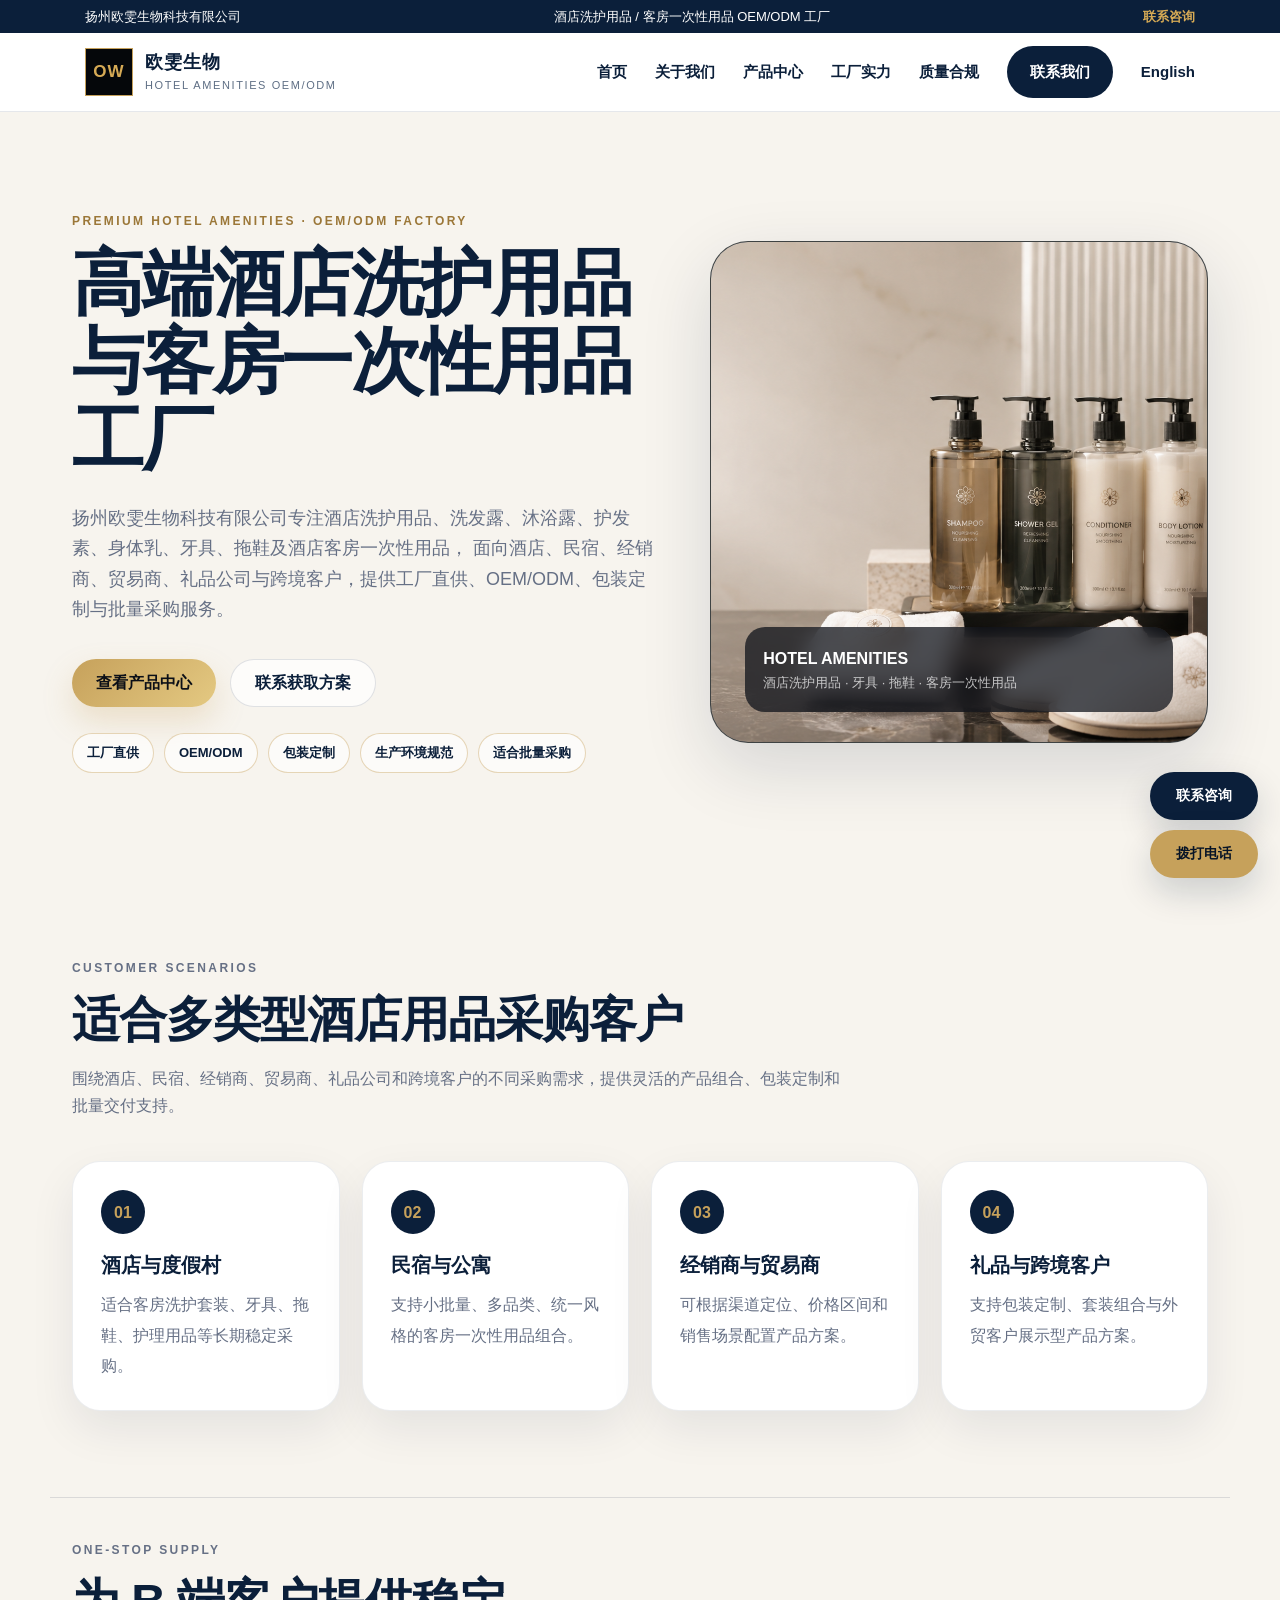
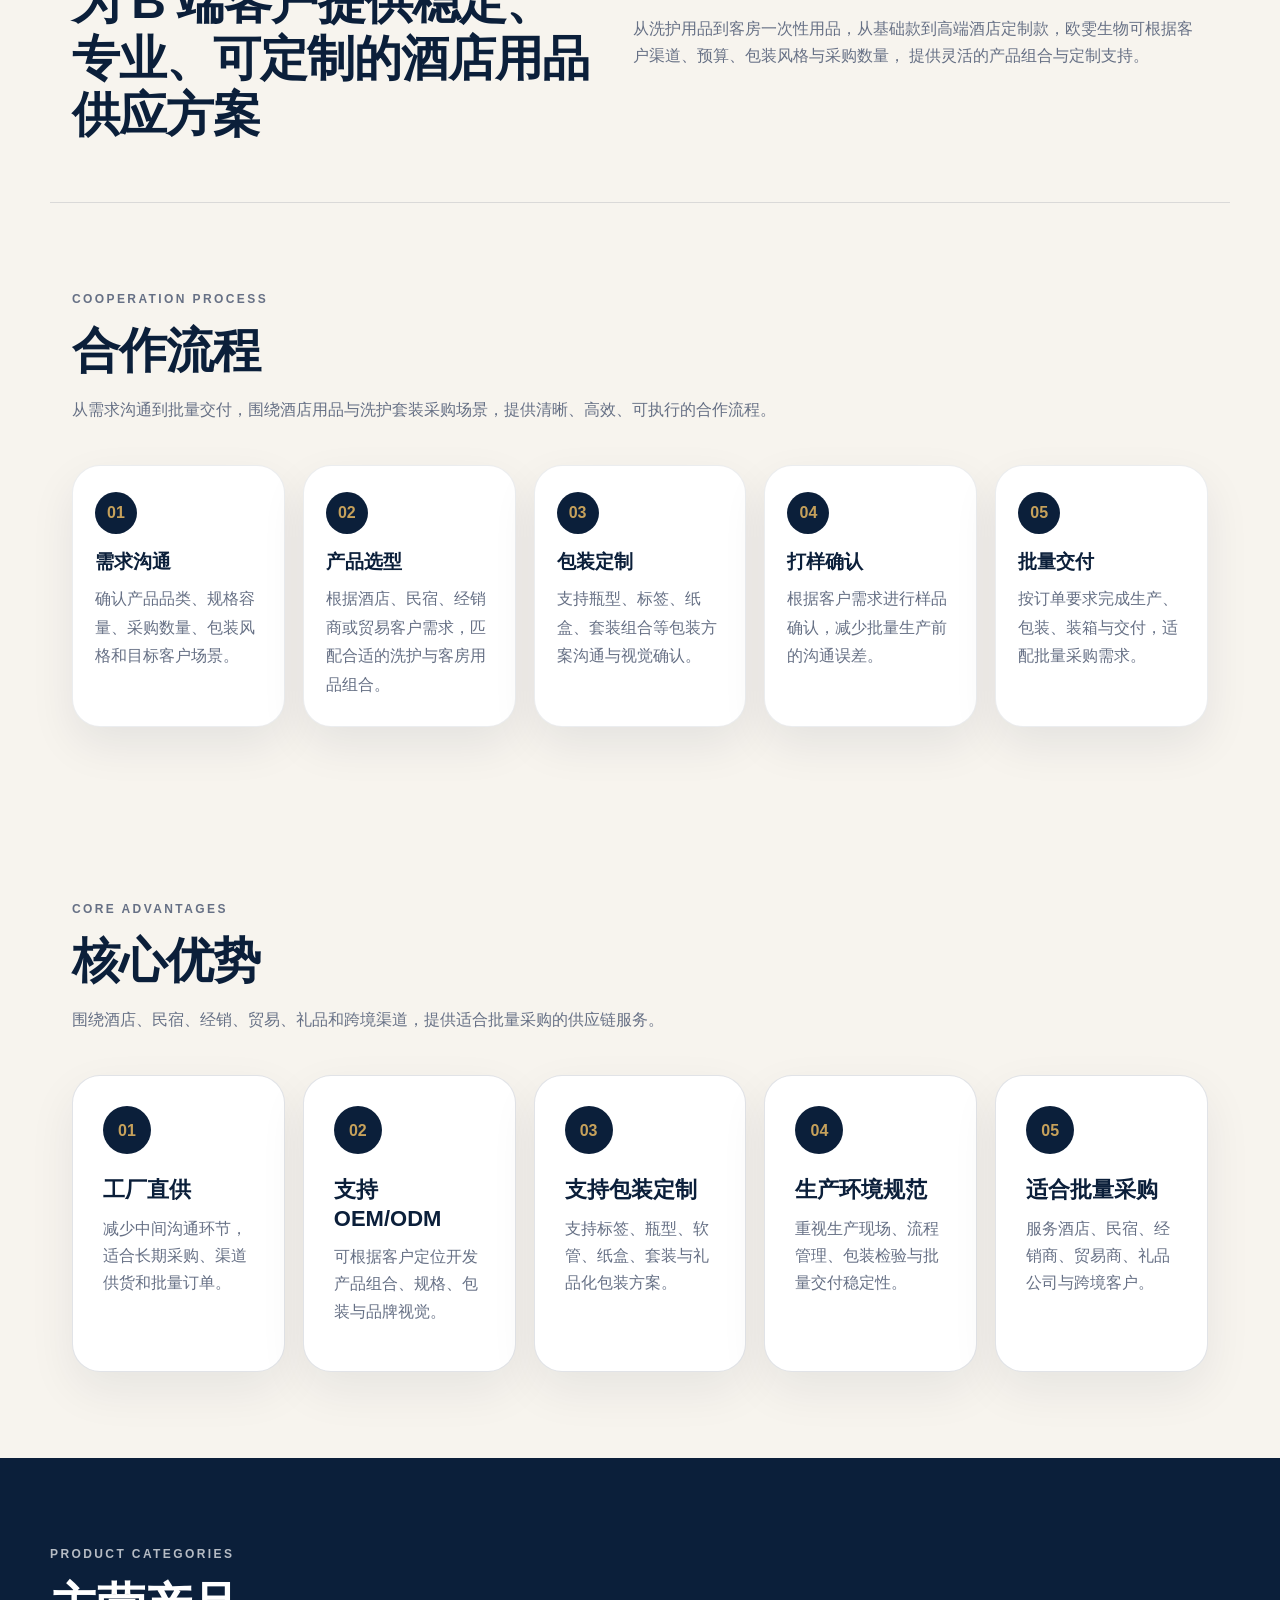
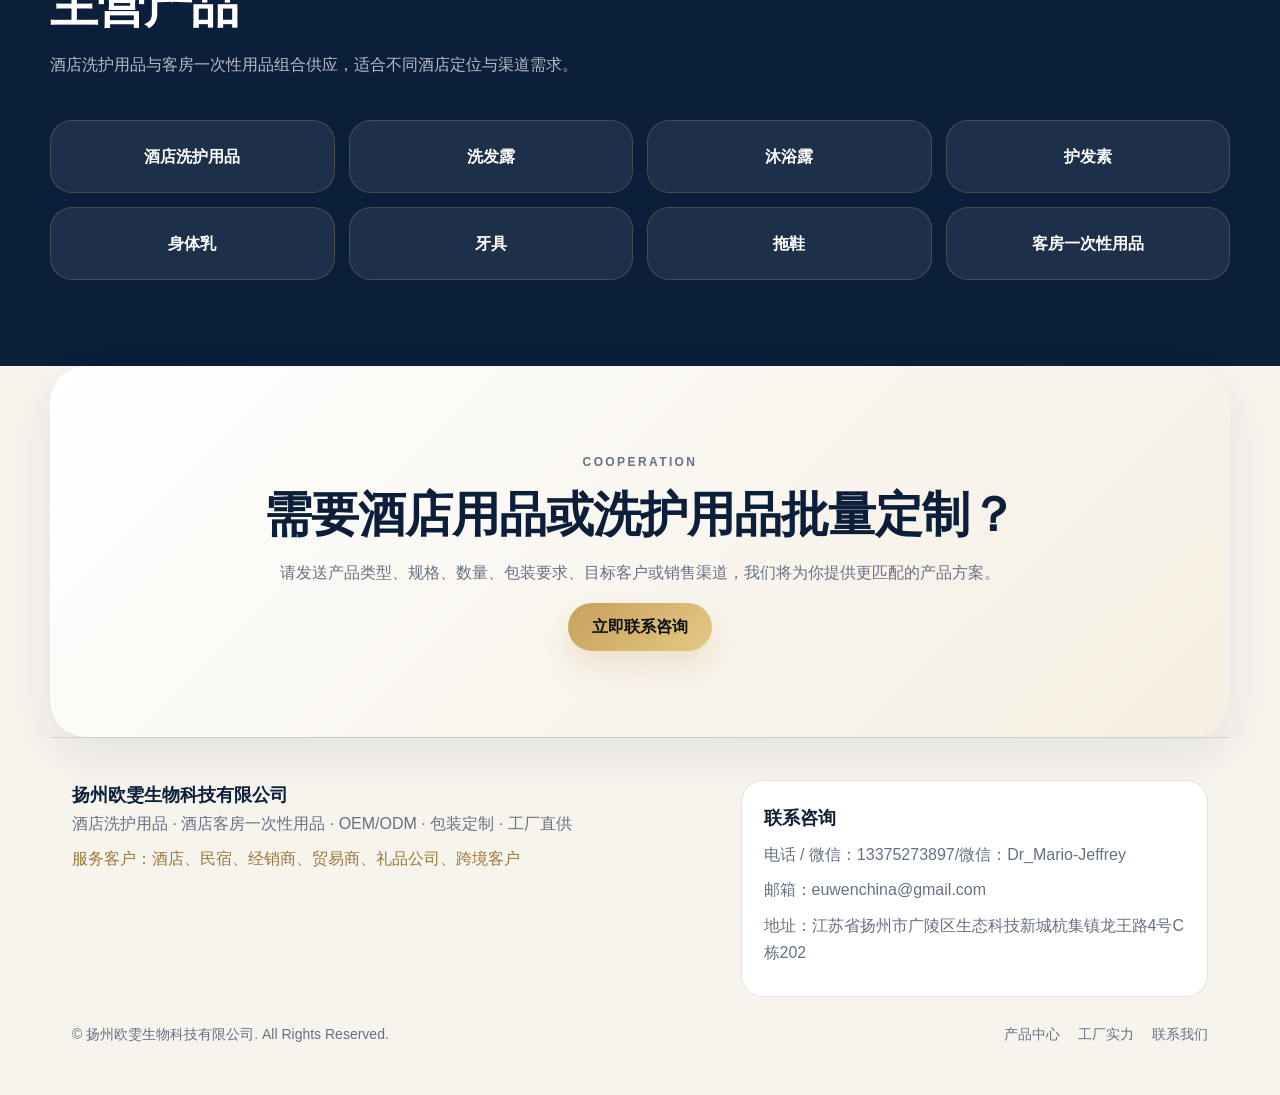
<file: index.html>
<!DOCTYPE html>
<html lang="zh-CN">
<head>
  <meta name="baidu-site-verification" content="codeva-mBKrCWQejh" />
  <meta name="google-site-verification" content="McxcHmOSKL9luZnP7fOhDCBrCbv6R-BVukOxsLJRG2w" />
  <meta charset="UTF-8" />
  <meta name="viewport" content="width=device-width, initial-scale=1.0" />

  <title>扬州欧雯生物科技有限公司｜酒店洗护用品OEM/ODM工厂｜客房一次性用品定制</title>
 <meta name="description" content="扬州欧雯生物科技有限公司主营酒店洗护用品、酒店客房一次性用品、洗发露、沐浴露、护发素、身体乳、牙具、拖鞋等产品，服务酒店、民宿、经销商、贸易商、礼品公司和跨境客户，支持OEM/ODM、包装定制、工厂直供和批量采购。" />
  <meta name="keywords" content="扬州欧雯生物科技有限公司,酒店洗护用品,酒店客房一次性用品,洗发露OEM,沐浴露OEM,护发素OEM,身体乳OEM,牙具,拖鞋,OEM ODM,包装定制,酒店用品工厂,跨境酒店用品" />
  <meta name="author" content="扬州欧雯生物科技有限公司" />
  <meta name="robots" content="index,follow" />
  <link rel="canonical" href="https://www.yzowen.com/" />

  <meta property="og:type" content="website" />
  <meta property="og:title" content="扬州欧雯生物科技有限公司｜酒店洗护用品与客房一次性用品OEM/ODM工厂" />
  <meta property="og:description" content="扬州欧雯生物科技有限公司主营酒店洗护用品、洗发露、沐浴露、护发素、身体乳、牙具、拖鞋、酒店客房一次性用品，服务酒店、民宿、经销商、贸易商、礼品公司、跨境客户，支持OEM/ODM、包装定制和批量采购。" />
  <meta property="og:site_name" content="扬州欧雯生物科技有限公司" />

  <link rel="stylesheet" href="styles.css" />
  <link rel="icon" type="image/png" href="assets/favicon.png" />
</head>
<body>
 <header class="site-header">
  <div class="top-bar">
    <div class="top-inner">
      <span>扬州欧雯生物科技有限公司</span>
      <span>酒店洗护用品 / 客房一次性用品 OEM/ODM 工厂</span>
      <a href="contact.html">联系咨询</a>
    </div>
  </div>

  <div class="main-header">
    <nav class="site-nav">
      <a class="brand" href="index.html" aria-label="返回首页">
        <span class="brand-mark">OW</span>
        <span class="brand-text">
          <strong>欧雯生物</strong>
          <small>HOTEL AMENITIES OEM/ODM</small>
        </span>
      </a>

      <button class="menu-btn" id="menuBtn" aria-label="打开导航菜单">☰</button>

      <div class="nav-links" id="navLinks">
        <a href="index.html">首页</a>
        <a href="about.html">关于我们</a>
        <a href="products.html">产品中心</a>
        <a href="factory.html">工厂实力</a>
        <a href="quality.html">质量合规</a>
        <a href="contact.html" class="nav-cta">联系我们</a>
        <a href="/en/">English</a>
      </div>
    </nav>
  </div>
</header>

  <main>
    
<section class="hero">
  <div class="hero-copy">
    <p class="eyebrow">PREMIUM HOTEL AMENITIES · OEM/ODM FACTORY</p>
    <h1>高端酒店洗护用品与客房一次性用品工厂</h1>
    <p class="lead">
      扬州欧雯生物科技有限公司专注酒店洗护用品、洗发露、沐浴露、护发素、身体乳、牙具、拖鞋及酒店客房一次性用品，
      面向酒店、民宿、经销商、贸易商、礼品公司与跨境客户，提供工厂直供、OEM/ODM、包装定制与批量采购服务。
    </p>
    <div class="hero-actions">
      <a class="btn btn-gold" href="products.html">查看产品中心</a>
      <a class="btn btn-outline" href="contact.html">联系获取方案</a>
    </div>
    <div class="tags">
      <span>工厂直供</span>
      <span>OEM/ODM</span>
      <span>包装定制</span>
      <span>生产环境规范</span>
      <span>适合批量采购</span>
    </div>
  </div>

  <div class="hero-visual">
  <div class="hero-image-card">
    <img src="assets/home-products.png.png" alt="扬州欧雯生物科技有限公司酒店洗护用品与客房一次性用品组合图">
    <div class="visual-label">
      <strong>HOTEL AMENITIES</strong>
      <span>酒店洗护用品 · 牙具 · 拖鞋 · 客房一次性用品</span>
    </div>
  </div>
</div>
</section>
<section class="section">
  <div class="section-head">
    <p class="eyebrow">CUSTOMER SCENARIOS</p>
    <h2>适合多类型酒店用品采购客户</h2>
    <p>围绕酒店、民宿、经销商、贸易商、礼品公司和跨境客户的不同采购需求，提供灵活的产品组合、包装定制和批量交付支持。</p>
  </div>

  <div class="scenario-grid">
    <div class="scenario-card">
      <span>01</span>
      <h3>酒店与度假村</h3>
      <p>适合客房洗护套装、牙具、拖鞋、护理用品等长期稳定采购。</p>
    </div>
    <div class="scenario-card">
      <span>02</span>
      <h3>民宿与公寓</h3>
      <p>支持小批量、多品类、统一风格的客房一次性用品组合。</p>
    </div>
    <div class="scenario-card">
      <span>03</span>
      <h3>经销商与贸易商</h3>
      <p>可根据渠道定位、价格区间和销售场景配置产品方案。</p>
    </div>
    <div class="scenario-card">
      <span>04</span>
      <h3>礼品与跨境客户</h3>
      <p>支持包装定制、套装组合与外贸客户展示型产品方案。</p>
    </div>
  </div>
</section>
<section class="section intro-band">
  <div>
    <p class="eyebrow">ONE-STOP SUPPLY</p>
    <h2>为 B 端客户提供稳定、专业、可定制的酒店用品供应方案</h2>
  </div>
  <p>
    从洗护用品到客房一次性用品，从基础款到高端酒店定制款，欧雯生物可根据客户渠道、预算、包装风格与采购数量，
    提供灵活的产品组合与定制支持。
  </p>
</section>
</section>
<section class="section">
  <div class="section-head">
    <p class="eyebrow">COOPERATION PROCESS</p>
    <h2>合作流程</h2>
    <p>从需求沟通到批量交付，围绕酒店用品与洗护套装采购场景，提供清晰、高效、可执行的合作流程。</p>
  </div>

  <div class="cooperation-steps">
    <div class="step-card">
      <span>01</span>
      <h3>需求沟通</h3>
      <p>确认产品品类、规格容量、采购数量、包装风格和目标客户场景。</p>
    </div>
    <div class="step-card">
      <span>02</span>
      <h3>产品选型</h3>
      <p>根据酒店、民宿、经销商或贸易客户需求，匹配合适的洗护与客房用品组合。</p>
    </div>
    <div class="step-card">
      <span>03</span>
      <h3>包装定制</h3>
      <p>支持瓶型、标签、纸盒、套装组合等包装方案沟通与视觉确认。</p>
    </div>
    <div class="step-card">
      <span>04</span>
      <h3>打样确认</h3>
      <p>根据客户需求进行样品确认，减少批量生产前的沟通误差。</p>
    </div>
    <div class="step-card">
      <span>05</span>
      <h3>批量交付</h3>
      <p>按订单要求完成生产、包装、装箱与交付，适配批量采购需求。</p>
    </div>
  </div>
</section>

<section class="section">
  <div class="section-head">
    <p class="eyebrow">CORE ADVANTAGES</p>
    <h2>核心优势</h2>
    <p>围绕酒店、民宿、经销、贸易、礼品和跨境渠道，提供适合批量采购的供应链服务。</p>
  </div>

  <div class="grid five">
    <article class="card">
      <span class="num">01</span>
      <h3>工厂直供</h3>
      <p>减少中间沟通环节，适合长期采购、渠道供货和批量订单。</p>
    </article>
    <article class="card">
      <span class="num">02</span>
      <h3>支持 OEM/ODM</h3>
      <p>可根据客户定位开发产品组合、规格、包装与品牌视觉。</p>
    </article>
    <article class="card">
      <span class="num">03</span>
      <h3>支持包装定制</h3>
      <p>支持标签、瓶型、软管、纸盒、套装与礼品化包装方案。</p>
    </article>
    <article class="card">
      <span class="num">04</span>
      <h3>生产环境规范</h3>
      <p>重视生产现场、流程管理、包装检验与批量交付稳定性。</p>
    </article>
    <article class="card">
      <span class="num">05</span>
      <h3>适合批量采购</h3>
      <p>服务酒店、民宿、经销商、贸易商、礼品公司与跨境客户。</p>
    </article>
  </div>
</section>

<section class="section dark-section">
  <div class="section-head">
    <p class="eyebrow">PRODUCT CATEGORIES</p>
    <h2>主营产品</h2>
    <p>酒店洗护用品与客房一次性用品组合供应，适合不同酒店定位与渠道需求。</p>
  </div>

  <div class="product-strip">
    <a href="products.html">酒店洗护用品</a>
    <a href="products.html">洗发露</a>
    <a href="products.html">沐浴露</a>
    <a href="products.html">护发素</a>
    <a href="products.html">身体乳</a>
    <a href="products.html">牙具</a>
    <a href="products.html">拖鞋</a>
    <a href="products.html">客房一次性用品</a>
  </div>
</section>

<section class="section cta">
  <p class="eyebrow">COOPERATION</p>
  <h2>需要酒店用品或洗护用品批量定制？</h2>
  <p>请发送产品类型、规格、数量、包装要求、目标客户或销售渠道，我们将为你提供更匹配的产品方案。</p>
  <a class="btn btn-gold" href="contact.html">立即联系咨询</a>
</section>

  </main>

  
<footer class="footer">
  <div class="footer-main">
    <div>
      <strong>扬州欧雯生物科技有限公司</strong>
      <p>酒店洗护用品 · 酒店客房一次性用品 · OEM/ODM · 包装定制 · 工厂直供</p>
      <p class="footer-note">服务客户：酒店、民宿、经销商、贸易商、礼品公司、跨境客户</p>
    </div>
    <div class="footer-contact">
      <p><strong>联系咨询</strong></p>
      <p>电话 / 微信：13375273897/微信：Dr_Mario-Jeffrey</p>
      <p>邮箱：euwenchina@gmail.com</p>
      <p>地址：江苏省扬州市广陵区生态科技新城杭集镇龙王路4号C栋202</p>
    </div>
  </div>
  <div class="footer-bottom">
    <span>© 扬州欧雯生物科技有限公司. All Rights Reserved.</span>
    <div class="footer-links">
      <a href="products.html">产品中心</a>
      <a href="factory.html">工厂实力</a>
      <a href="contact.html">联系我们</a>
    </div>
  </div>
</footer>


  <script src="script.js"></script>
</body>
</html>
</file>
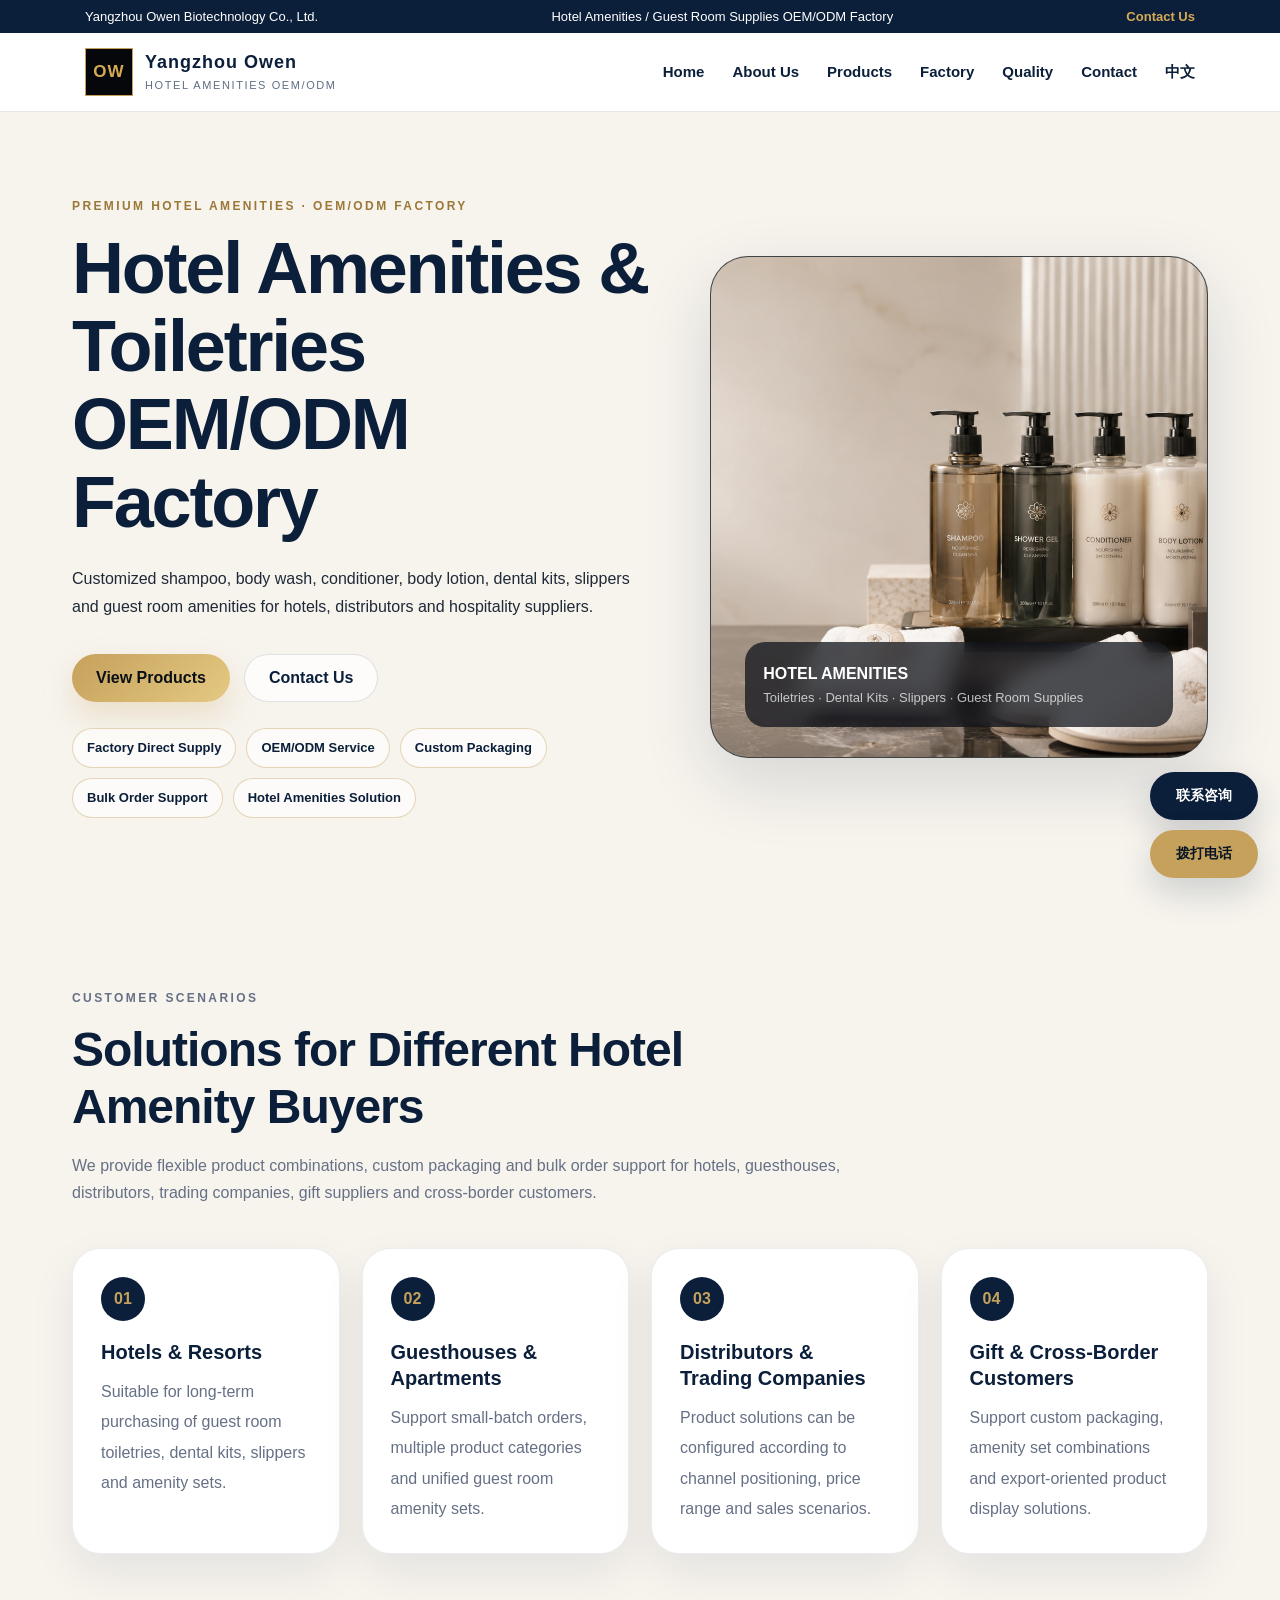
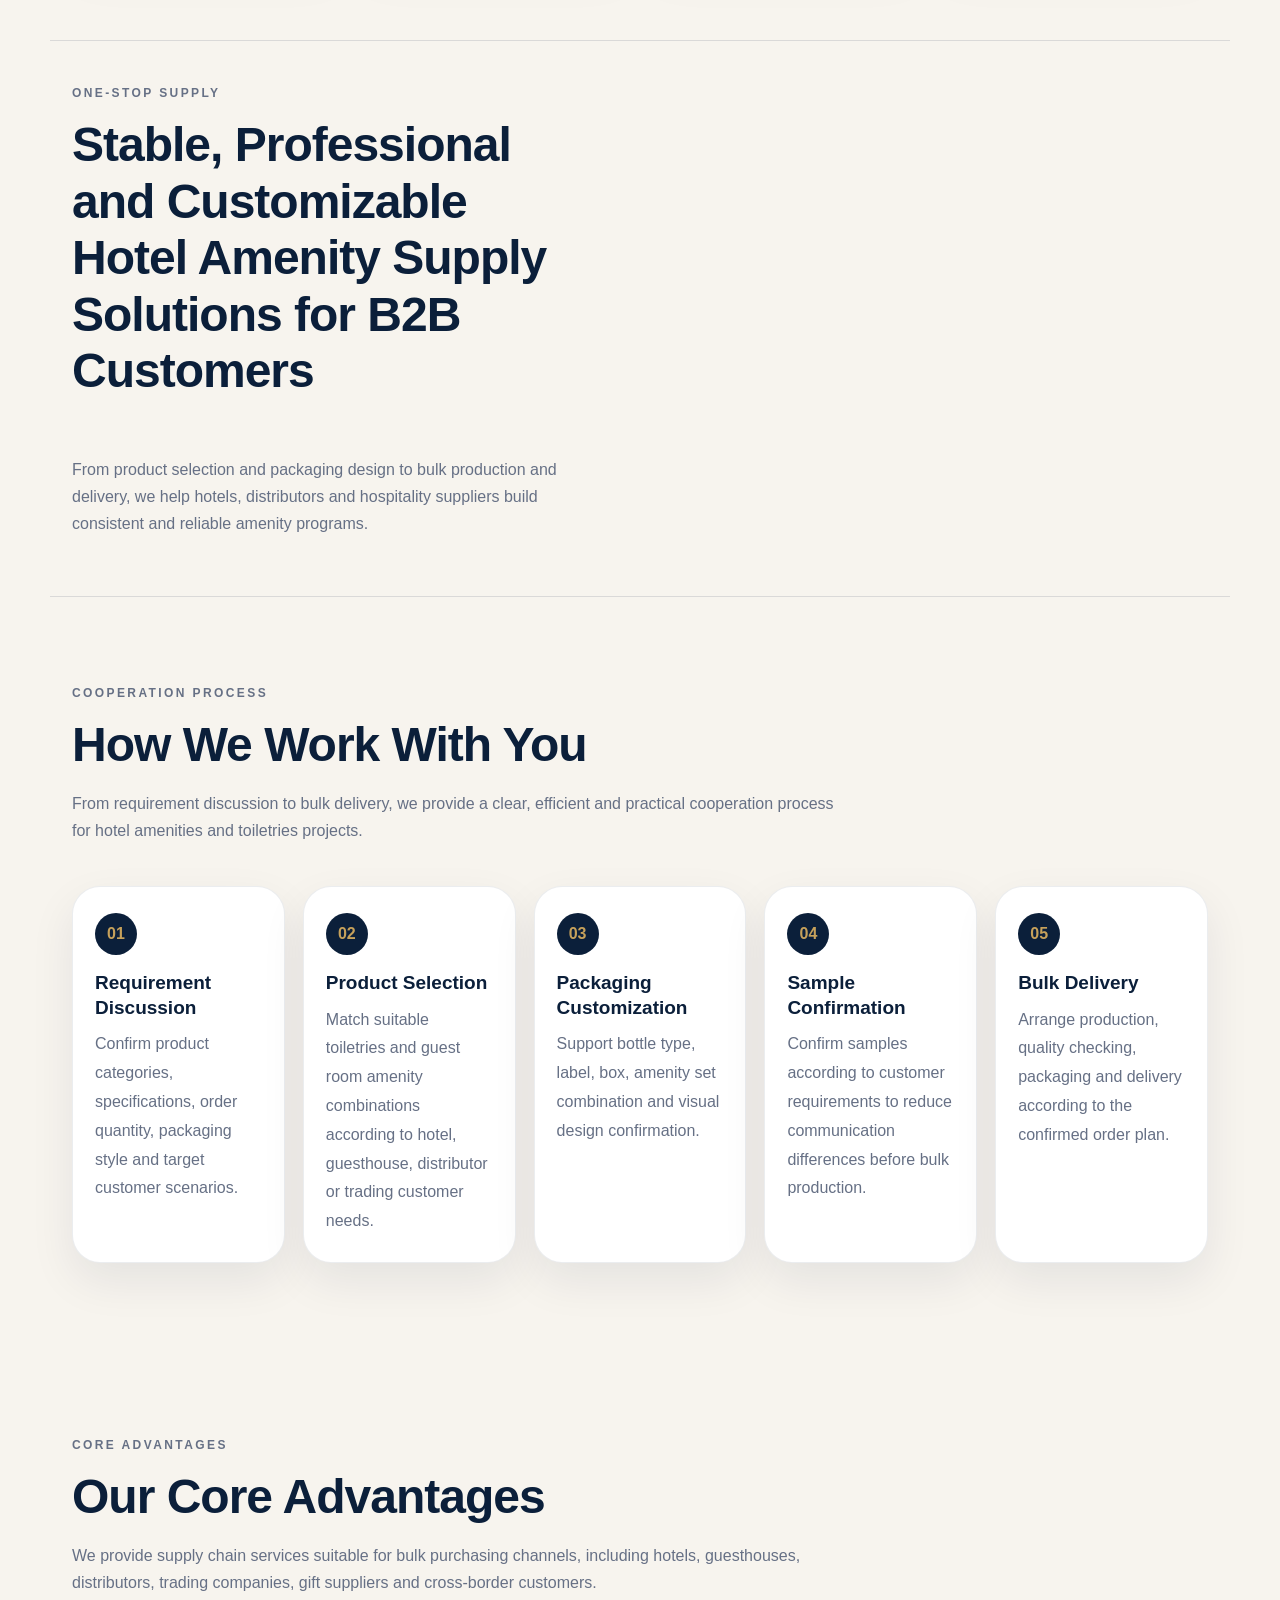
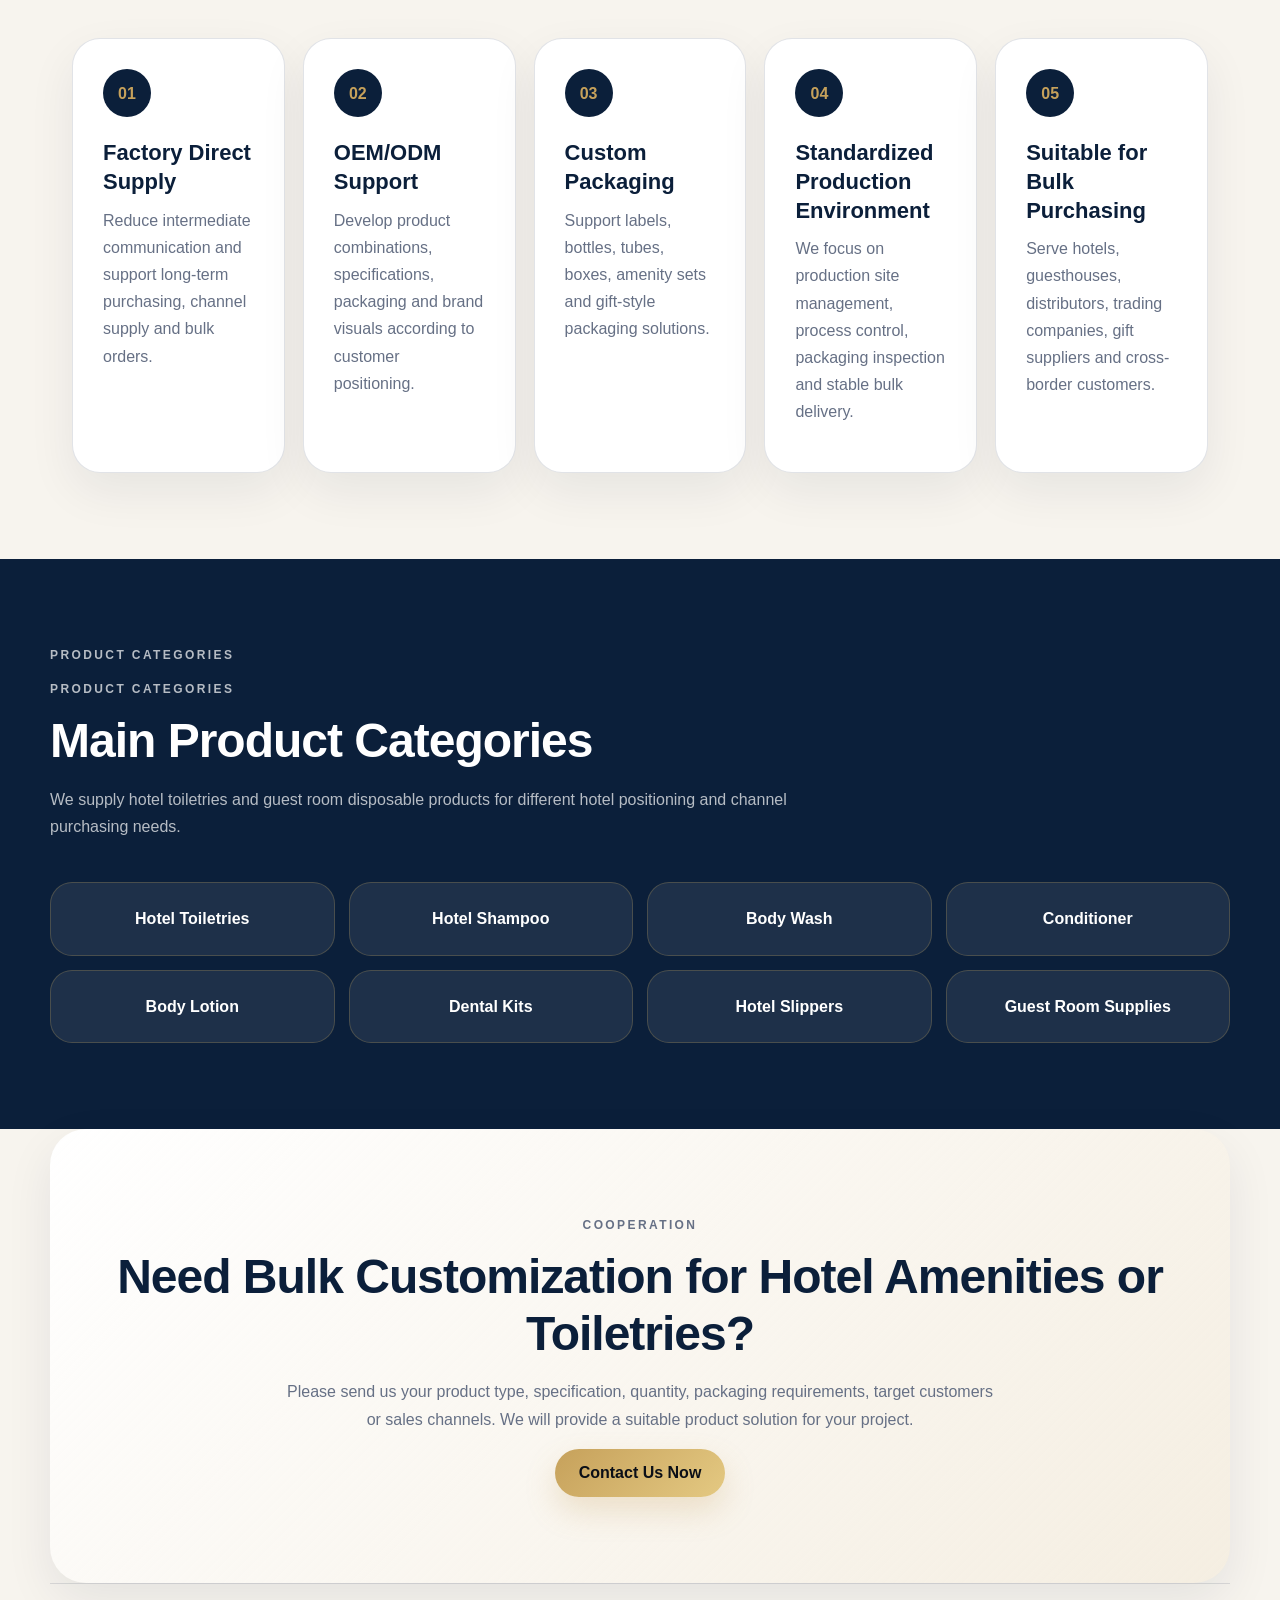
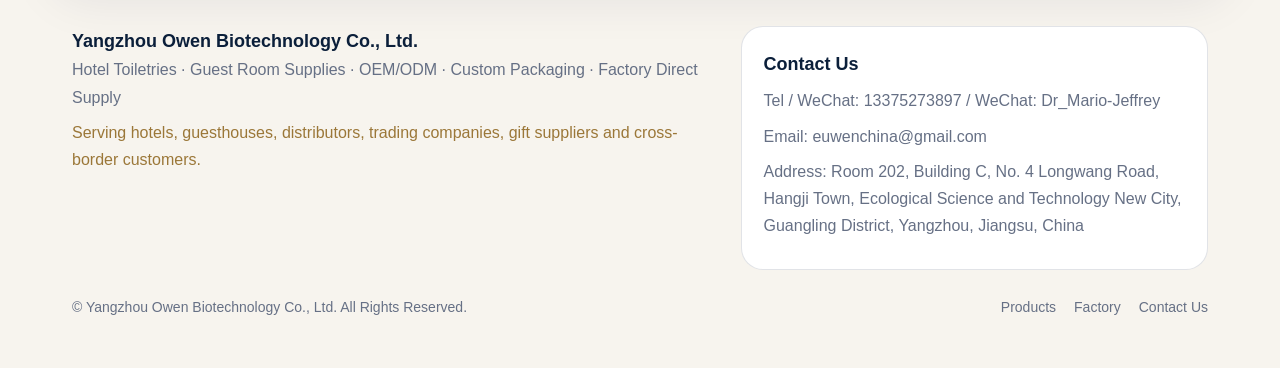
<file: en/index.html>
<!DOCTYPE html>
<html lang="en">
<head>
  <meta name="baidu-site-verification" content="codeva-mBKrCWQejh" />
  <meta name="google-site-verification" content="McxcHmOSKL9luZnP7fOhDCBrCbv6R-BVukOxsLJRG2w" />
  <meta charset="UTF-8" />
  <meta name="viewport" content="width=device-width, initial-scale=1.0" />

 <title>Hotel Amenities & Toiletries OEM/ODM Factory | Yangzhou Owen</title>
 <meta name="description" content="Yangzhou Owen provides OEM/ODM hotel amenities, toiletries, shampoo, body wash, conditioner, body lotion, dental kits, slippers and guest room disposable products for hotels and distributors.">
  <meta name="keywords" content="扬州欧雯生物科技有限公司,酒店洗护用品,酒店客房一次性用品,洗发露OEM,沐浴露OEM,护发素OEM,身体乳OEM,牙具,拖鞋,OEM ODM,包装定制,酒店用品工厂,跨境酒店用品" />
  <meta name="author" content="扬州欧雯生物科技有限公司" />
  <meta name="robots" content="index,follow" />
 <link rel="canonical" href="https://www.yzowen.com/en/" />
<link rel="alternate" hreflang="zh-CN" href="https://www.yzowen.com/" />
<link rel="alternate" hreflang="en" href="https://www.yzowen.com/en/" />
<link rel="alternate" hreflang="x-default" href="https://www.yzowen.com/" />
  <meta property="og:type" content="website" />
  <meta property="og:title" content="Hotel Amenities & Toiletries OEM/ODM Factory | Yangzhou Owen" />
 <meta property="og:description" content="Yangzhou Owen provides OEM/ODM hotel amenities, toiletries, shampoo, body wash, conditioner, body lotion, dental kits, slippers and guest room disposable products for hotels and distributors." />
<meta property="og:site_name" content="Yangzhou Owen Biotechnology Co., Ltd." />

  <link rel="stylesheet" href="/styles.css" />
  <link rel="icon" type="image/png" href="/assets/favicon.png" />
</head>
<body>
 <header class="site-header">
  <div class="top-bar">
    <div class="top-inner">
     <span>Yangzhou Owen Biotechnology Co., Ltd.</span>
<span>Hotel Amenities / Guest Room Supplies OEM/ODM Factory</span>
<a href="/en/contact.html">Contact Us</a>
    </div>
  </div>

  <div class="main-header">
    <nav class="site-nav">
     <a class="brand" href="/en/" aria-label="Back to homepage">
        <span class="brand-mark">OW</span>
        <span class="brand-text">
         <strong>Yangzhou Owen</strong>
          <small>HOTEL AMENITIES OEM/ODM</small>
        </span>
      </a>

     <button class="menu-btn" id="menuBtn" aria-label="Open navigation menu">☰</button>
      <div class="nav-links" id="navLinks">
       <a href="/en/">Home</a>
<a href="/en/about.html">About Us</a>
<a href="/en/products.html">Products</a>
<a href="/en/factory.html">Factory</a>
<a href="/en/quality.html">Quality</a>
<a href="/en/contact.html">Contact</a>
<a href="/">中文</a>
      </div>
    </nav>
  </div>
</header>

  <main>
    
<section class="hero">
  <div class="hero-copy">
    <p class="eyebrow">PREMIUM HOTEL AMENITIES · OEM/ODM FACTORY</p>
    <h1>Hotel Amenities & Toiletries OEM/ODM Factory</h1>
   <p>Customized shampoo, body wash, conditioner, body lotion, dental kits, slippers and guest room amenities for hotels, distributors and hospitality suppliers.</p>
    <div class="hero-actions">
     <a class="btn btn-gold" href="/en/products.html">View Products</a>
<a class="btn btn-outline" href="/en/contact.html">Contact Us</a>
    </div>
   <div class="tags">
  <span>Factory Direct Supply</span>
  <span>OEM/ODM Service</span>
  <span>Custom Packaging</span>
<span>Bulk Order Support</span>
<span>Hotel Amenities Solution</span>
    </div>
  </div>

  <div class="hero-visual">
  <div class="hero-image-card">
    <img src="/assets/home-products.png.png" alt="Hotel amenities and guest room supplies product set by Yangzhou Owen">
    <div class="visual-label">
  <strong>HOTEL AMENITIES</strong>
  <span>Toiletries · Dental Kits · Slippers · Guest Room Supplies</span>
</div>
  </div>
</div>
</section>
<section class="section">
  <div class="section-head">
   <p class="eyebrow">CUSTOMER SCENARIOS</p>
<h2>Solutions for Different Hotel Amenity Buyers</h2>
<p>We provide flexible product combinations, custom packaging and bulk order support for hotels, guesthouses, distributors, trading companies, gift suppliers and cross-border customers.</p>
  </div>

  <div class="scenario-grid">
    <div class="scenario-card">
      <span>01</span>
    <h3>Hotels & Resorts</h3>
<p>Suitable for long-term purchasing of guest room toiletries, dental kits, slippers and amenity sets.</p>
    </div>
    <div class="scenario-card">
      <span>02</span>
    <h3>Guesthouses & Apartments</h3>
<p>Support small-batch orders, multiple product categories and unified guest room amenity sets.</p>
    </div>
    <div class="scenario-card">
      <span>03</span>
     <h3>Distributors & Trading Companies</h3>
<p>Product solutions can be configured according to channel positioning, price range and sales scenarios.</p>
    </div>
    <div class="scenario-card">
      <span>04</span>
    <h3>Gift & Cross-Border Customers</h3>
<p>Support custom packaging, amenity set combinations and export-oriented product display solutions.</p>
    </div>
  </div>
</section>
<section class="section intro-band">
  <div>
    <p class="eyebrow">ONE-STOP SUPPLY</p>
   <h2>Stable, Professional and Customizable Hotel Amenity Supply Solutions for B2B Customers</h2>
  </div>
  <p>
   <p>From product selection and packaging design to bulk production and delivery, we help hotels, distributors and hospitality suppliers build consistent and reliable amenity programs.</p>
  </p>
</section>
</section>
<section class="section">
  <div class="section-head">
   <p class="eyebrow">COOPERATION PROCESS</p>
<h2>How We Work With You</h2>
<p>From requirement discussion to bulk delivery, we provide a clear, efficient and practical cooperation process for hotel amenities and toiletries projects.</p>
  </div>

  <div class="cooperation-steps">
    <div class="step-card">
      <span>01</span>
     <h3>Requirement Discussion</h3>
<p>Confirm product categories, specifications, order quantity, packaging style and target customer scenarios.</p>
    </div>
    <div class="step-card">
      <span>02</span>
      <h3>Product Selection</h3>
<p>Match suitable toiletries and guest room amenity combinations according to hotel, guesthouse, distributor or trading customer needs.</p>
    </div>
    <div class="step-card">
      <span>03</span>
     <h3>Packaging Customization</h3>
<p>Support bottle type, label, box, amenity set combination and visual design confirmation.</p>
    </div>
    <div class="step-card">
      <span>04</span>
      <h3>Sample Confirmation</h3>
<p>Confirm samples according to customer requirements to reduce communication differences before bulk production.</p>
    </div>
   <div class="step-card">
  <span>05</span>
  <h3>Bulk Delivery</h3>
  <p>Arrange production, quality checking, packaging and delivery according to the confirmed order plan.</p>
</div>
    </div>
  </div>
</section>

<section class="section">
  <div class="section-head">
  <p class="eyebrow">CORE ADVANTAGES</p>
<h2>Our Core Advantages</h2>
<p>We provide supply chain services suitable for bulk purchasing channels, including hotels, guesthouses, distributors, trading companies, gift suppliers and cross-border customers.</p>
  </div>

  <div class="grid five">
    <article class="card">
      <span class="num">01</span>
     <h3>Factory Direct Supply</h3>
<p>Reduce intermediate communication and support long-term purchasing, channel supply and bulk orders.</p>
    </article>
    <article class="card">
      <span class="num">02</span>
     <h3>OEM/ODM Support</h3>
<p>Develop product combinations, specifications, packaging and brand visuals according to customer positioning.</p>
    </article>
    <article class="card">
      <span class="num">03</span>
     <h3>Custom Packaging</h3>
<p>Support labels, bottles, tubes, boxes, amenity sets and gift-style packaging solutions.</p>
    </article>
    <article class="card">
      <span class="num">04</span>
   <h3>Standardized Production Environment</h3>
<p>We focus on production site management, process control, packaging inspection and stable bulk delivery.</p>
    </article>
    <article class="card">
      <span class="num">05</span>
     <h3>Suitable for Bulk Purchasing</h3>
<p>Serve hotels, guesthouses, distributors, trading companies, gift suppliers and cross-border customers.</p>
    </article>
  </div>
</section>

<section class="section dark-section">
  <div class="section-head">
    <p class="eyebrow">PRODUCT CATEGORIES</p>
  <p class="eyebrow">PRODUCT CATEGORIES</p>
<h2>Main Product Categories</h2>
<p>We supply hotel toiletries and guest room disposable products for different hotel positioning and channel purchasing needs.</p>
  </div>

 <div class="product-strip">
  <a href="/en/products.html">Hotel Toiletries</a>
  <a href="/en/products.html">Hotel Shampoo</a>
  <a href="/en/products.html">Body Wash</a>
  <a href="/en/products.html">Conditioner</a>
  <a href="/en/products.html">Body Lotion</a>
  <a href="/en/products.html">Dental Kits</a>
  <a href="/en/products.html">Hotel Slippers</a>
  <a href="/en/products.html">Guest Room Supplies</a>
  </div>
</section>

<section class="section cta">
  <p class="eyebrow">COOPERATION</p>
  <h2>Need Bulk Customization for Hotel Amenities or Toiletries?</h2>
  <p>Please send us your product type, specification, quantity, packaging requirements, target customers or sales channels. We will provide a suitable product solution for your project.</p>
  <a class="btn btn-gold" href="/en/contact.html">Contact Us Now</a>
</section>

  </main>

  
<footer class="footer">
  <div class="footer-main">
    <div>
    <strong>Yangzhou Owen Biotechnology Co., Ltd.</strong>
<p>Hotel Toiletries · Guest Room Supplies · OEM/ODM · Custom Packaging · Factory Direct Supply</p>
<p class="footer-note">Serving hotels, guesthouses, distributors, trading companies, gift suppliers and cross-border customers.</p>
    </div>
    <div class="footer-contact">
    <p><strong>Contact Us</strong></p>
    <p>Tel / WeChat: 13375273897 / WeChat: Dr_Mario-Jeffrey</p>
<p>Email: euwenchina@gmail.com</p>
<p>Address: Room 202, Building C, No. 4 Longwang Road, Hangji Town, Ecological Science and Technology New City, Guangling District, Yangzhou, Jiangsu, China</p>
    </div>
  </div>
  <div class="footer-bottom">
   <span>© Yangzhou Owen Biotechnology Co., Ltd. All Rights Reserved.</span>
    <div class="footer-links">
     <a href="/en/products.html">Products</a>
<a href="/en/factory.html">Factory</a>
<a href="/en/contact.html">Contact Us</a>
    </div>
  </div>
</footer>


  <script src="/script.js"></script>
</body>
</html>
</file>
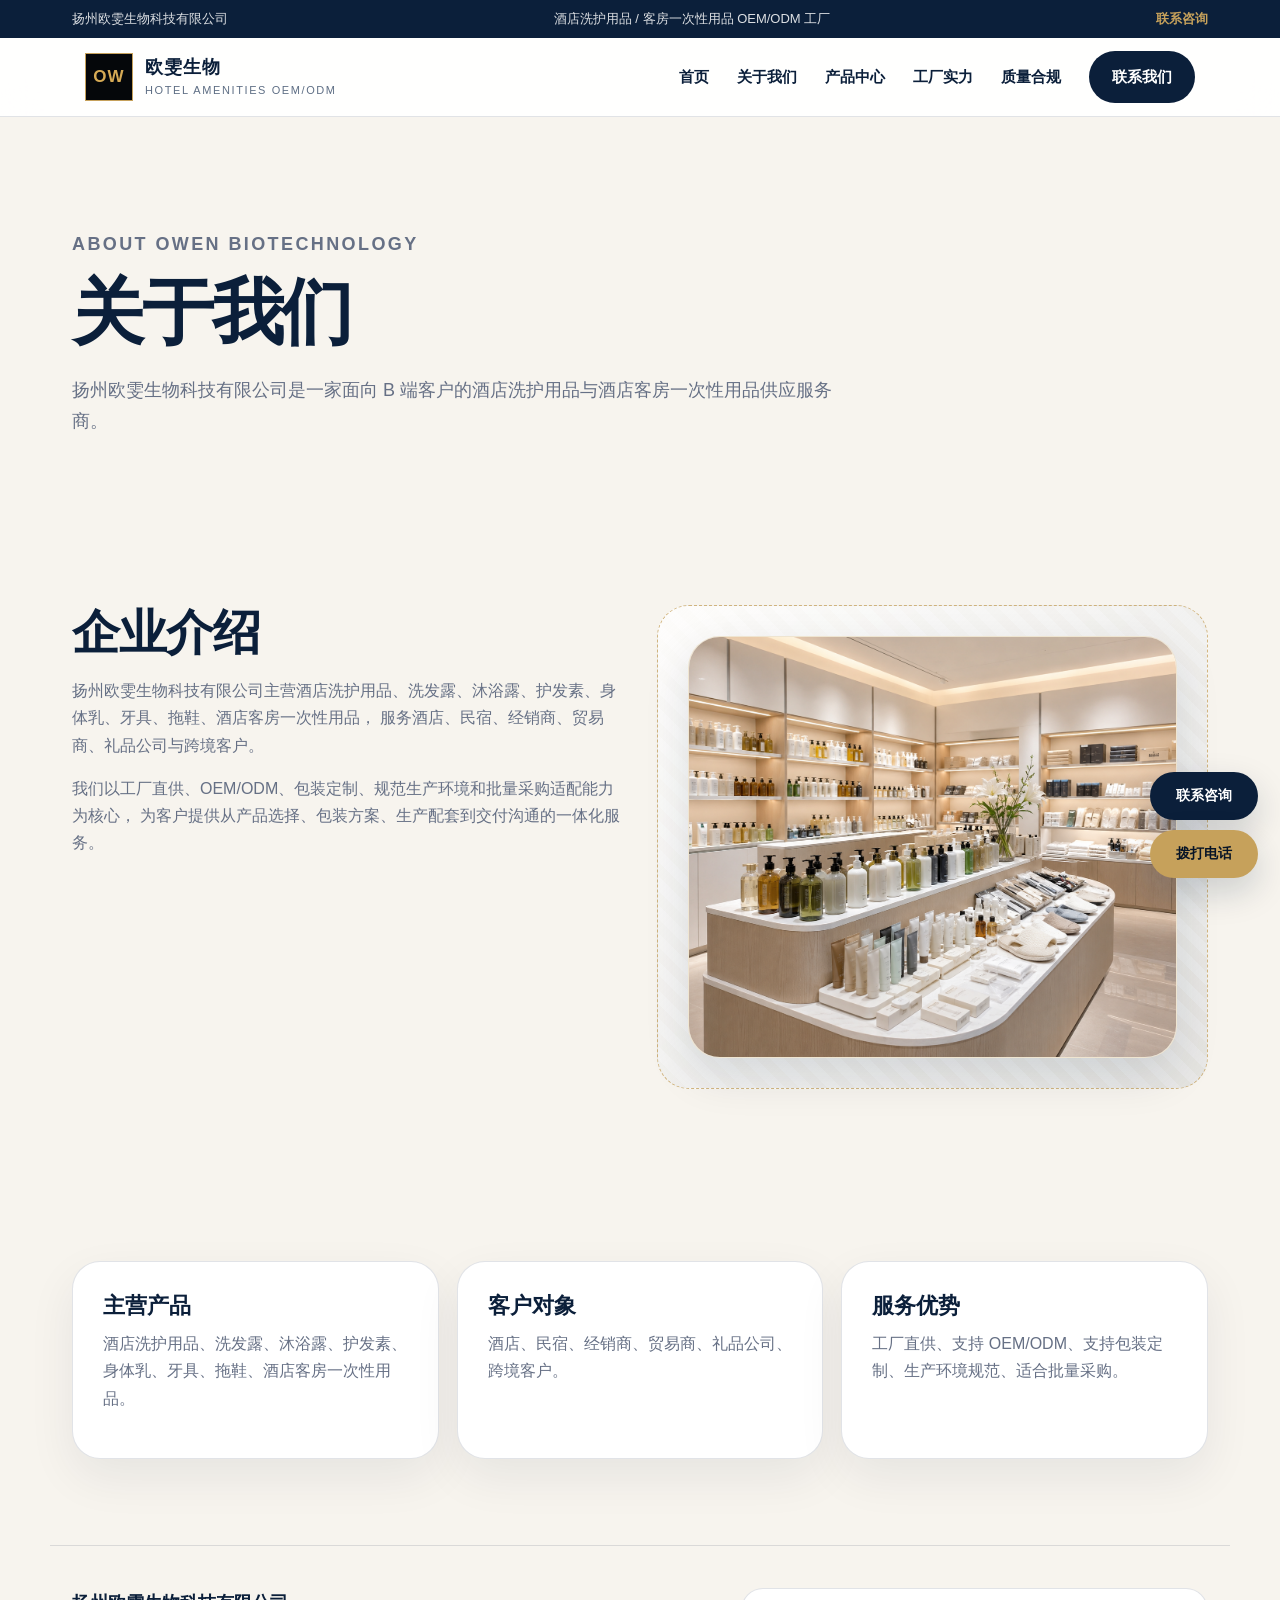
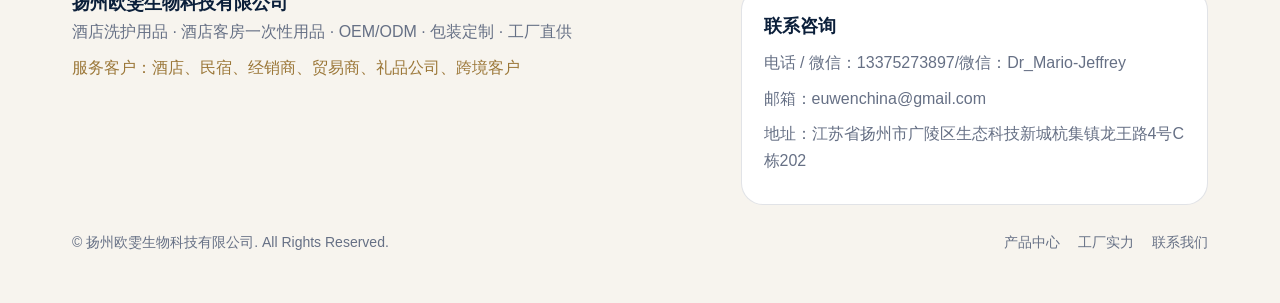
<file: about.html>
<!DOCTYPE html>
<html lang="zh-CN">
<head>
  <meta charset="UTF-8" />
  <meta name="viewport" content="width=device-width, initial-scale=1.0" />

  <title>关于我们｜扬州欧雯生物科技有限公司</title>
  <meta name="description" content="了解扬州欧雯生物科技有限公司，专注酒店洗护用品、酒店客房一次性用品、OEM/ODM、包装定制与工厂直供服务。" />
  <meta name="keywords" content="扬州欧雯生物科技有限公司,酒店洗护用品,酒店客房一次性用品,洗发露OEM,沐浴露OEM,护发素OEM,身体乳OEM,牙具,拖鞋,OEM ODM,包装定制,酒店用品工厂,跨境酒店用品" />
  <meta name="author" content="扬州欧雯生物科技有限公司" />
  <meta name="robots" content="index,follow" />
  <link rel="canonical" href="https://www.yzowen.com/about.html" />

  <meta property="og:type" content="website" />
  <meta property="og:title" content="关于我们｜扬州欧雯生物科技有限公司" />
  <meta property="og:description" content="了解扬州欧雯生物科技有限公司，专注酒店洗护用品、酒店客房一次性用品、OEM/ODM、包装定制与工厂直供服务。" />
  <meta property="og:site_name" content="扬州欧雯生物科技有限公司" />

  <link rel="stylesheet" href="styles.css" />
  <link rel="icon" type="image/png" href="assets/favicon.png" />
</head>
<body>
  <header class="header">
    
<div class="top-contact">
  <div class="top-contact-inner">
    <span>扬州欧雯生物科技有限公司</span>
    <span>酒店洗护用品 / 客房一次性用品 OEM/ODM 工厂</span>
    <a href="contact.html">联系咨询</a>
  </div>
</div>

<nav class="site-nav">
  <a class="brand" href="index.html" aria-label="返回首页">
    <span class="brand-mark">OW</span>
    <span class="brand-text">
      <strong>欧雯生物</strong>
      <small>HOTEL AMENITIES OEM/ODM</small>
    </span>
  </a>

  <button class="menu-btn" id="menuBtn" aria-label="打开导航菜单">☰</button>

  <div class="nav-links" id="navLinks">
    <a href="index.html">首页</a>
    <a href="about.html">关于我们</a>
    <a href="products.html">产品中心</a>
    <a href="factory.html">工厂实力</a>
    <a href="quality.html">质量合规</a>
    <a href="contact.html" class="nav-cta">联系我们</a>
  </div>
</nav>

  </header>

  <main>
    
<section class="page-hero">
  <p class="eyebrow">ABOUT OWEN BIOTECHNOLOGY</p>
  <h1>关于我们</h1>
  <p>扬州欧雯生物科技有限公司是一家面向 B 端客户的酒店洗护用品与酒店客房一次性用品供应服务商。</p>
</section>

<section class="section two-col">
  <div>
    <h2>企业介绍</h2>
    <p>
      扬州欧雯生物科技有限公司主营酒店洗护用品、洗发露、沐浴露、护发素、身体乳、牙具、拖鞋、酒店客房一次性用品，
      服务酒店、民宿、经销商、贸易商、礼品公司与跨境客户。
    </p>
    <p>
      我们以工厂直供、OEM/ODM、包装定制、规范生产环境和批量采购适配能力为核心，
      为客户提供从产品选择、包装方案、生产配套到交付沟通的一体化服务。
    </p>
  </div>
  <div class="image-box">
    <div class="about-image-card">
  <img src="assets/factory-showroom.png.png" alt="扬州欧雯生物科技有限公司企业展示与样品间">
</div>
</section>

<section class="section">
  <div class="grid three">
    <article class="card">
      <h3>主营产品</h3>
      <p>酒店洗护用品、洗发露、沐浴露、护发素、身体乳、牙具、拖鞋、酒店客房一次性用品。</p>
    </article>
    <article class="card">
      <h3>客户对象</h3>
      <p>酒店、民宿、经销商、贸易商、礼品公司、跨境客户。</p>
    </article>
    <article class="card">
      <h3>服务优势</h3>
      <p>工厂直供、支持 OEM/ODM、支持包装定制、生产环境规范、适合批量采购。</p>
    </article>
  </div>
</section>

  </main>

  
<footer class="footer">
  <div class="footer-main">
    <div>
      <strong>扬州欧雯生物科技有限公司</strong>
      <p>酒店洗护用品 · 酒店客房一次性用品 · OEM/ODM · 包装定制 · 工厂直供</p>
      <p class="footer-note">服务客户：酒店、民宿、经销商、贸易商、礼品公司、跨境客户</p>
    </div>
    <div class="footer-contact">
      <p><strong>联系咨询</strong></p>
      <p>电话 / 微信：13375273897/微信：Dr_Mario-Jeffrey</p>
      <p>邮箱：euwenchina@gmail.com</p>
      <p>地址：江苏省扬州市广陵区生态科技新城杭集镇龙王路4号C栋202</p>
    </div>
  </div>
  <div class="footer-bottom">
    <span>© 扬州欧雯生物科技有限公司. All Rights Reserved.</span>
    <div class="footer-links">
      <a href="products.html">产品中心</a>
      <a href="factory.html">工厂实力</a>
      <a href="contact.html">联系我们</a>
    </div>
  </div>
</footer>


  <script src="script.js"></script>
</body>
</html>
</file>
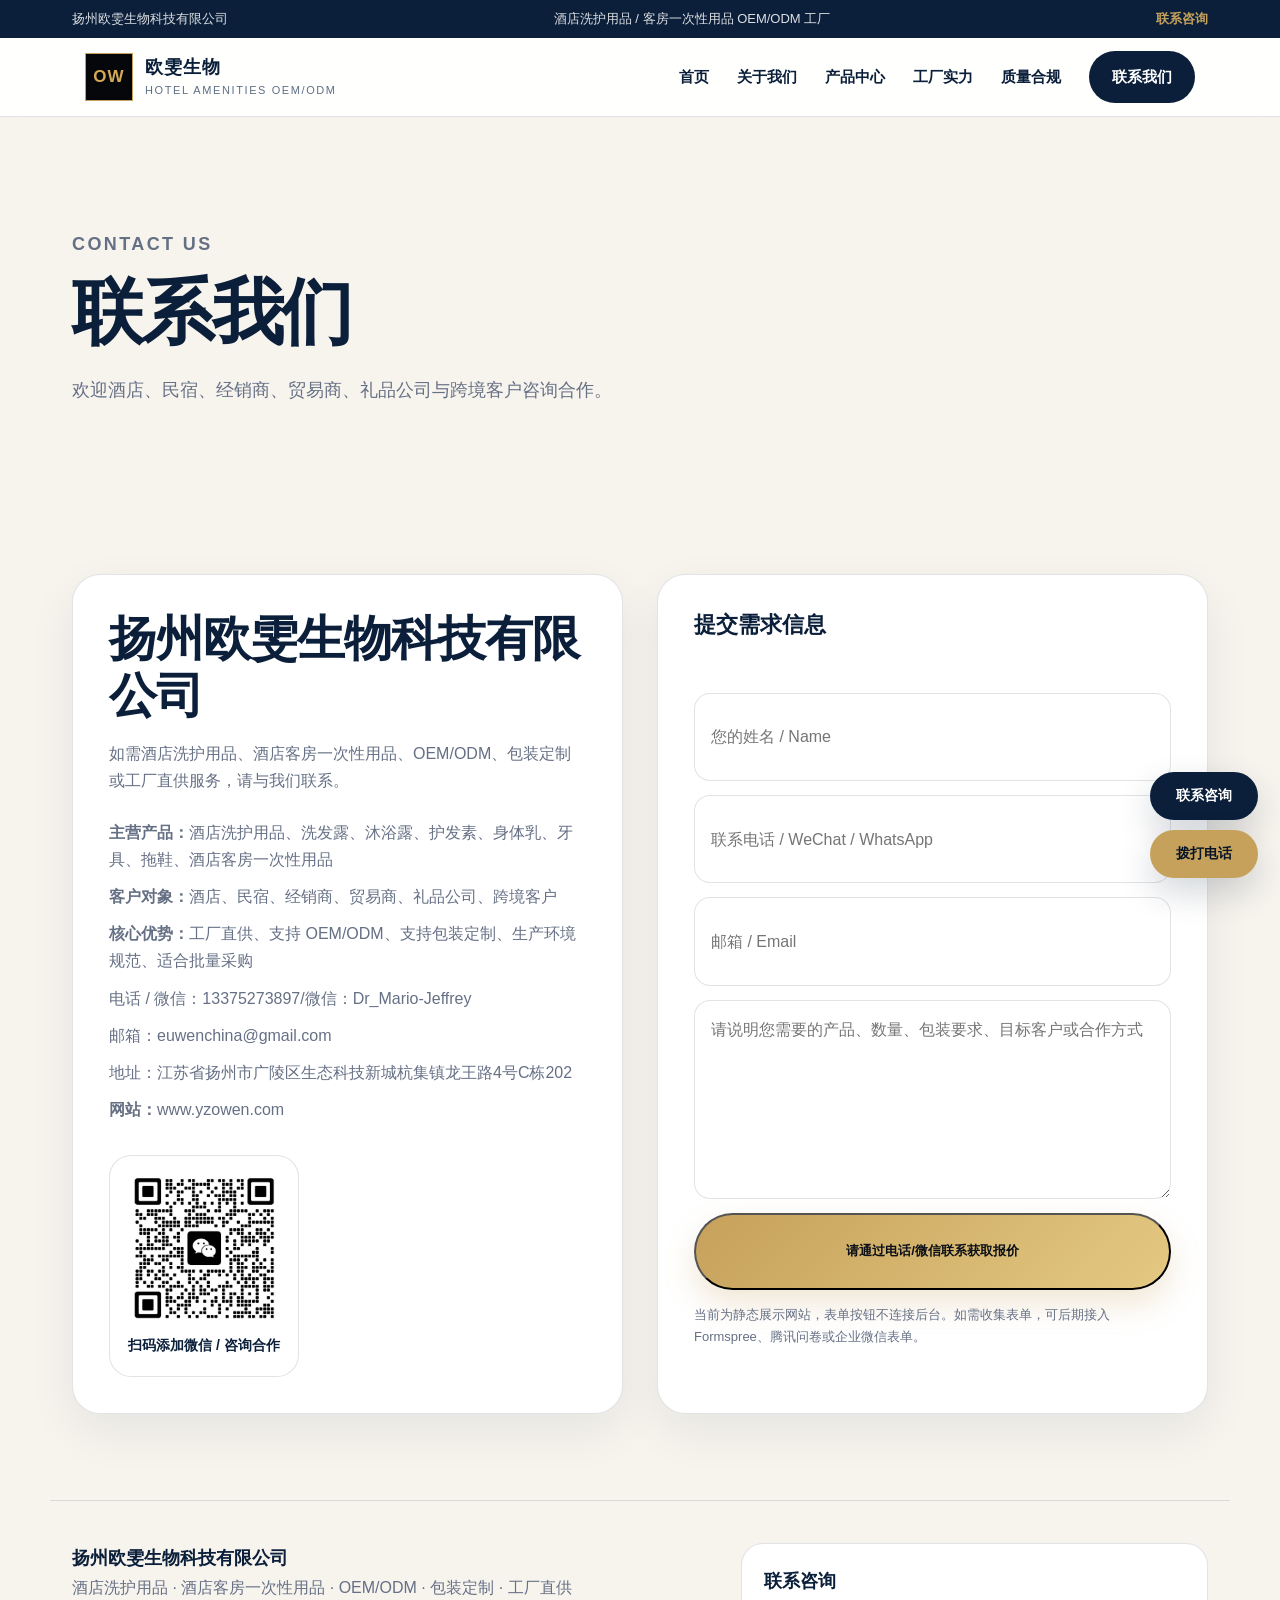
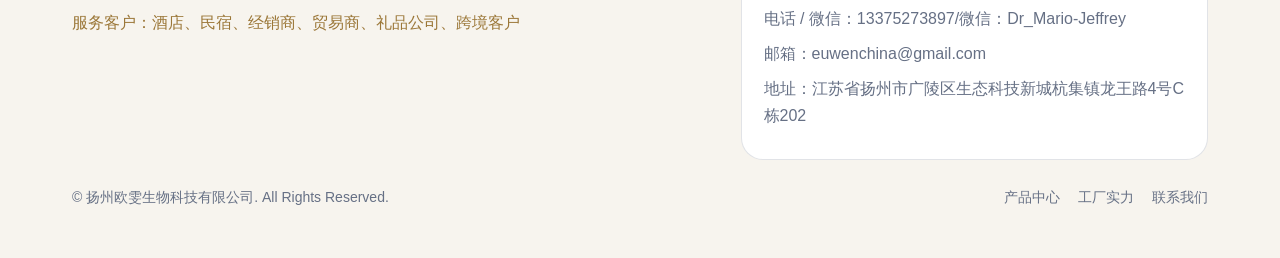
<file: contact.html>
<!DOCTYPE html>
<html lang="zh-CN">
<head>
  <meta charset="UTF-8" />
  <meta name="viewport" content="width=device-width, initial-scale=1.0" />

  <title>联系我们｜扬州欧雯生物科技有限公司</title>
  <meta name="description" content="联系扬州欧雯生物科技有限公司，咨询酒店洗护用品、酒店客房一次性用品、OEM/ODM、包装定制和工厂直供合作。" />
  <meta name="keywords" content="扬州欧雯生物科技有限公司,酒店洗护用品,酒店客房一次性用品,洗发露OEM,沐浴露OEM,护发素OEM,身体乳OEM,牙具,拖鞋,OEM ODM,包装定制,酒店用品工厂,跨境酒店用品" />
  <meta name="author" content="扬州欧雯生物科技有限公司" />
  <meta name="robots" content="index,follow" />
  <link rel="canonical" href="https://www.yzowen.com/contact.html" />

  <meta property="og:type" content="website" />
  <meta property="og:title" content="联系我们｜扬州欧雯生物科技有限公司" />
  <meta property="og:description" content="联系扬州欧雯生物科技有限公司，咨询酒店洗护用品、酒店客房一次性用品、OEM/ODM、包装定制和工厂直供合作。" />
  <meta property="og:site_name" content="扬州欧雯生物科技有限公司" />

  <link rel="stylesheet" href="styles.css" />
  <link rel="icon" type="image/png" href="assets/favicon.png" />
</head>
<body>
  <header class="header">
    
<div class="top-contact">
  <div class="top-contact-inner">
    <span>扬州欧雯生物科技有限公司</span>
    <span>酒店洗护用品 / 客房一次性用品 OEM/ODM 工厂</span>
    <a href="contact.html">联系咨询</a>
  </div>
</div>

<nav class="site-nav">
  <a class="brand" href="index.html" aria-label="返回首页">
    <span class="brand-mark">OW</span>
    <span class="brand-text">
      <strong>欧雯生物</strong>
      <small>HOTEL AMENITIES OEM/ODM</small>
    </span>
  </a>

  <button class="menu-btn" id="menuBtn" aria-label="打开导航菜单">☰</button>

  <div class="nav-links" id="navLinks">
    <a href="index.html">首页</a>
    <a href="about.html">关于我们</a>
    <a href="products.html">产品中心</a>
    <a href="factory.html">工厂实力</a>
    <a href="quality.html">质量合规</a>
    <a href="contact.html" class="nav-cta">联系我们</a>
  </div>
</nav>

  </header>

  <main>
    
<section class="page-hero">
  <p class="eyebrow">CONTACT US</p>
  <h1>联系我们</h1>
  <p>欢迎酒店、民宿、经销商、贸易商、礼品公司与跨境客户咨询合作。</p>
</section>

<section class="section contact-layout">
  <div class="contact-panel">
    <h2>扬州欧雯生物科技有限公司</h2>
    <p>如需酒店洗护用品、酒店客房一次性用品、OEM/ODM、包装定制或工厂直供服务，请与我们联系。</p>

    <div class="contact-list">
      <p><strong>主营产品：</strong>酒店洗护用品、洗发露、沐浴露、护发素、身体乳、牙具、拖鞋、酒店客房一次性用品</p>
      <p><strong>客户对象：</strong>酒店、民宿、经销商、贸易商、礼品公司、跨境客户</p>
      <p><strong>核心优势：</strong>工厂直供、支持 OEM/ODM、支持包装定制、生产环境规范、适合批量采购</p>
      <p>电话 / 微信：13375273897/微信：Dr_Mario-Jeffrey</p>
      <p>邮箱：euwenchina@gmail.com</p>
      <p>地址：江苏省扬州市广陵区生态科技新城杭集镇龙王路4号C栋202</p>
      <p><strong>网站：</strong>www.yzowen.com</p>
<div class="qrcode-box">
  <img src="assets/wechat-qrcode.jpg" alt="扬州欧雯生物科技有限公司微信二维码">
  <span>扫码添加微信 / 咨询合作</span>
</div>
    </div>
  </div>

  <form class="contact-form">
    <h3>提交需求信息</h3>
    <input type="text" placeholder="您的姓名 / Name">
    <input type="text" placeholder="联系电话 / WeChat / WhatsApp">
    <input type="email" placeholder="邮箱 / Email">
    <textarea placeholder="请说明您需要的产品、数量、包装要求、目标客户或合作方式"></textarea>
    <button type="button" class="btn btn-gold">请通过电话/微信联系获取报价</button>
    <p class="form-note">当前为静态展示网站，表单按钮不连接后台。如需收集表单，可后期接入 Formspree、腾讯问卷或企业微信表单。</p>
  </form>
</section>

  </main>

  
<footer class="footer">
  <div class="footer-main">
    <div>
      <strong>扬州欧雯生物科技有限公司</strong>
      <p>酒店洗护用品 · 酒店客房一次性用品 · OEM/ODM · 包装定制 · 工厂直供</p>
      <p class="footer-note">服务客户：酒店、民宿、经销商、贸易商、礼品公司、跨境客户</p>
    </div>
    <div class="footer-contact">
      <p><strong>联系咨询</strong></p>
      <p>电话 / 微信：13375273897/微信：Dr_Mario-Jeffrey</p>
      <p>邮箱：euwenchina@gmail.com</p>
      <p>地址：江苏省扬州市广陵区生态科技新城杭集镇龙王路4号C栋202</p>
    </div>
  </div>
  <div class="footer-bottom">
    <span>© 扬州欧雯生物科技有限公司. All Rights Reserved.</span>
    <div class="footer-links">
      <a href="products.html">产品中心</a>
      <a href="factory.html">工厂实力</a>
      <a href="contact.html">联系我们</a>
    </div>
  </div>
</footer>


  <script src="script.js"></script>
</body>
</html>
</file>
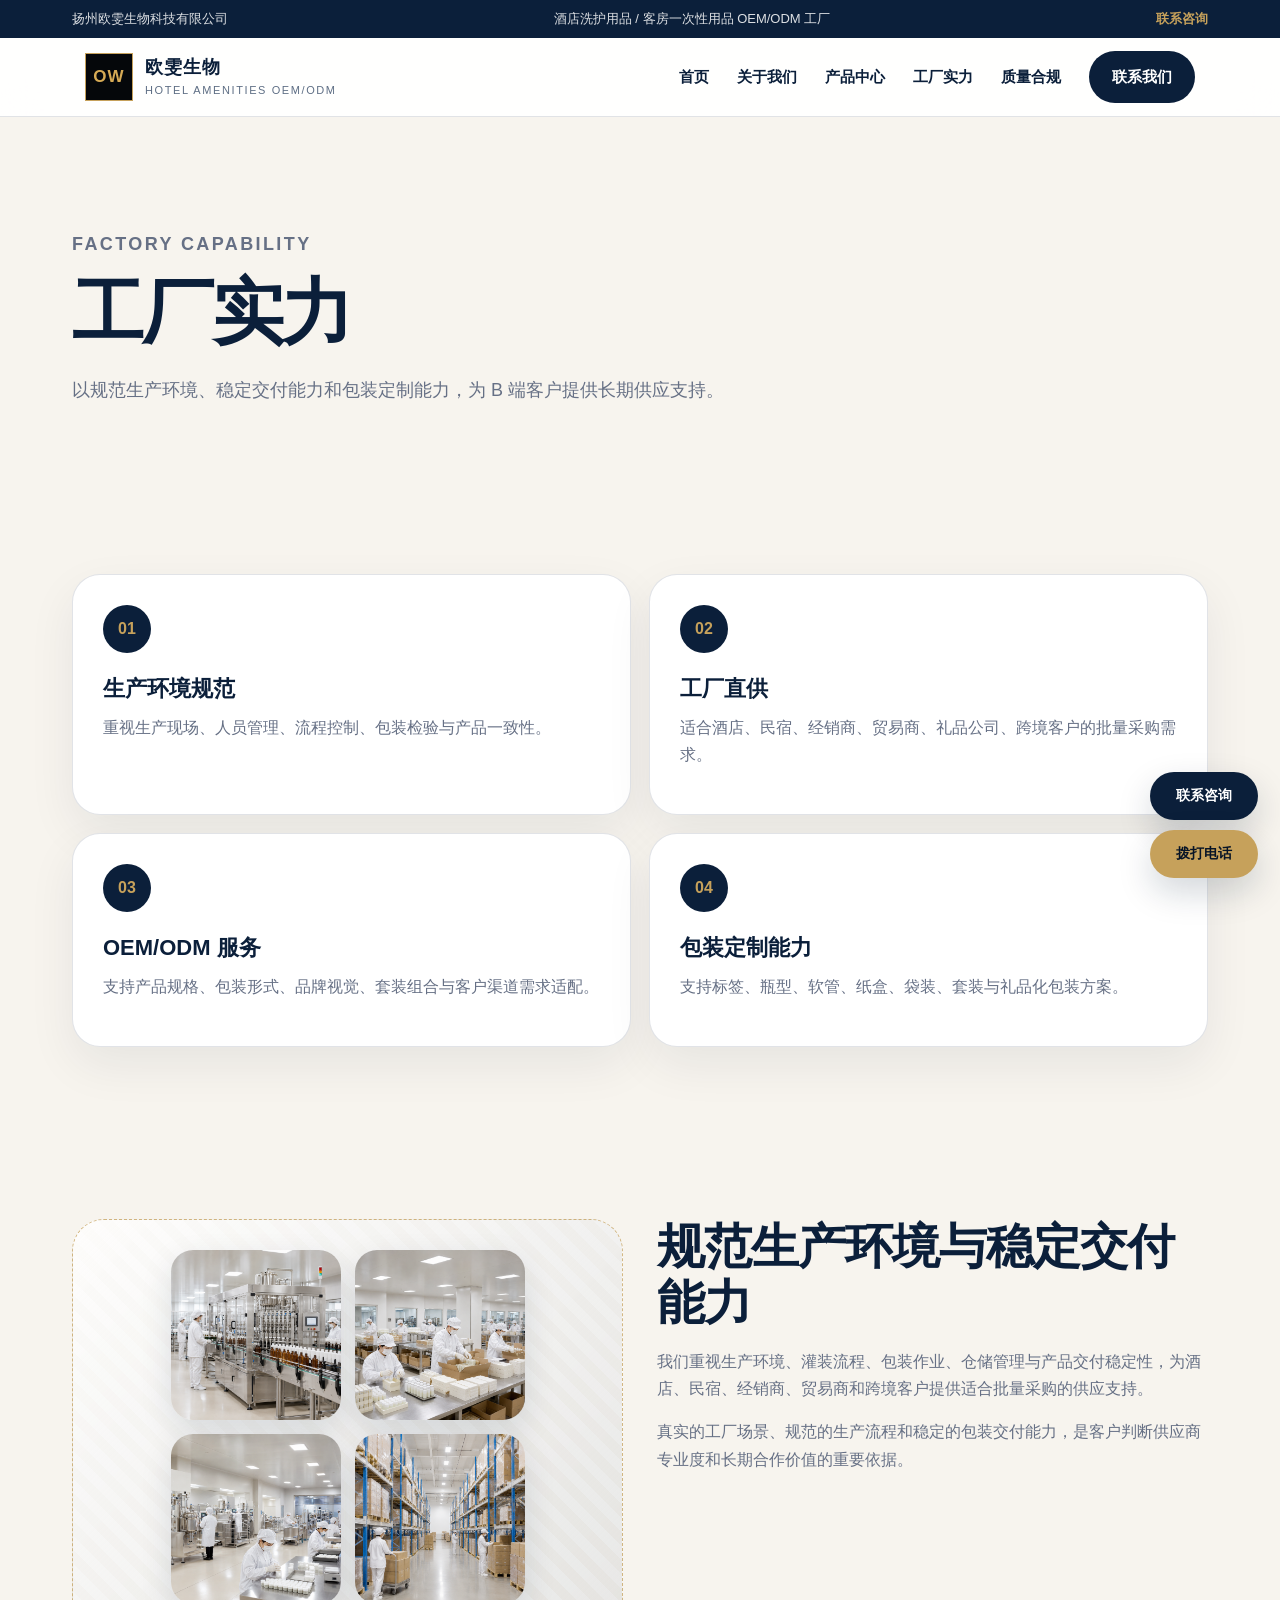
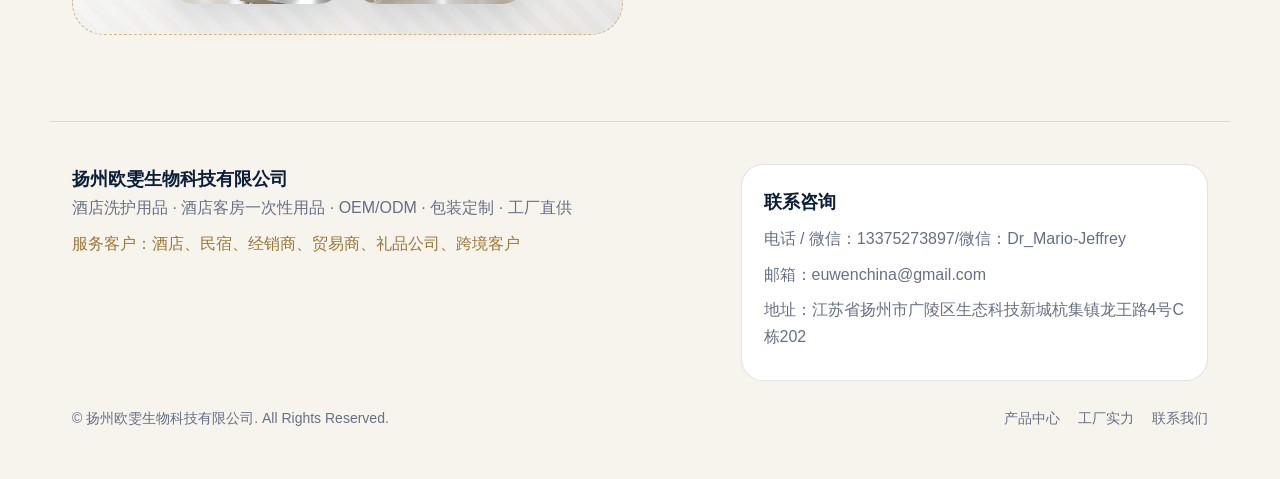
<file: factory.html>
<!DOCTYPE html>
<html lang="zh-CN">
<head>
  <meta charset="UTF-8" />
  <meta name="viewport" content="width=device-width, initial-scale=1.0" />

  <title>工厂实力｜生产环境规范与包装定制能力</title>
  <meta name="description" content="扬州欧雯生物科技有限公司具备规范生产环境、工厂直供、OEM/ODM服务和包装定制能力，适合批量采购。" />
  <meta name="keywords" content="扬州欧雯生物科技有限公司,酒店洗护用品,酒店客房一次性用品,洗发露OEM,沐浴露OEM,护发素OEM,身体乳OEM,牙具,拖鞋,OEM ODM,包装定制,酒店用品工厂,跨境酒店用品" />
  <meta name="author" content="扬州欧雯生物科技有限公司" />
  <meta name="robots" content="index,follow" />
  <link rel="canonical" href="https://www.yzowen.com/factory.html" />

  <meta property="og:type" content="website" />
  <meta property="og:title" content="工厂实力｜生产环境规范与包装定制能力" />
  <meta property="og:description" content="扬州欧雯生物科技有限公司具备规范生产环境、工厂直供、OEM/ODM服务和包装定制能力，适合批量采购。" />
  <meta property="og:site_name" content="扬州欧雯生物科技有限公司" />

  <link rel="stylesheet" href="styles.css" />
  <link rel="icon" type="image/png" href="assets/favicon.png" />
</head>
<body>
  <header class="header">
    
<div class="top-contact">
  <div class="top-contact-inner">
    <span>扬州欧雯生物科技有限公司</span>
    <span>酒店洗护用品 / 客房一次性用品 OEM/ODM 工厂</span>
    <a href="contact.html">联系咨询</a>
  </div>
</div>

<nav class="site-nav">
  <a class="brand" href="index.html" aria-label="返回首页">
    <span class="brand-mark">OW</span>
    <span class="brand-text">
      <strong>欧雯生物</strong>
      <small>HOTEL AMENITIES OEM/ODM</small>
    </span>
  </a>

  <button class="menu-btn" id="menuBtn" aria-label="打开导航菜单">☰</button>

  <div class="nav-links" id="navLinks">
    <a href="index.html">首页</a>
    <a href="about.html">关于我们</a>
    <a href="products.html">产品中心</a>
    <a href="factory.html">工厂实力</a>
    <a href="quality.html">质量合规</a>
    <a href="contact.html" class="nav-cta">联系我们</a>
  </div>
</nav>

  </header>

  <main>
    
<section class="page-hero">
  <p class="eyebrow">FACTORY CAPABILITY</p>
  <h1>工厂实力</h1>
  <p>以规范生产环境、稳定交付能力和包装定制能力，为 B 端客户提供长期供应支持。</p>
</section>

<section class="section">
  <div class="grid two">
    <article class="feature-card">
      <span class="num">01</span>
      <h3>生产环境规范</h3>
      <p>重视生产现场、人员管理、流程控制、包装检验与产品一致性。</p>
    </article>
    <article class="feature-card">
      <span class="num">02</span>
      <h3>工厂直供</h3>
      <p>适合酒店、民宿、经销商、贸易商、礼品公司、跨境客户的批量采购需求。</p>
    </article>
    <article class="feature-card">
      <span class="num">03</span>
      <h3>OEM/ODM 服务</h3>
      <p>支持产品规格、包装形式、品牌视觉、套装组合与客户渠道需求适配。</p>
    </article>
    <article class="feature-card">
      <span class="num">04</span>
      <h3>包装定制能力</h3>
      <p>支持标签、瓶型、软管、纸盒、袋装、套装与礼品化包装方案。</p>
    </article>
  </div>
</section>

<section class="section two-col">
  <div class="image-box">
   <div class="factory-gallery">
  <img src="assets/factory-workshop.png" alt="工厂车间环境">
  <img src="assets/factory-filling-line.png" alt="灌装生产线">
  <img src="assets/factory-packing.png" alt="包装区">
  <img src="assets/factory-warehouse.png.png" alt="仓库环境">
</div>
  </div>
  <div>
    <h2>规范生产环境与稳定交付能力</h2>
   <p>我们重视生产环境、灌装流程、包装作业、仓储管理与产品交付稳定性，为酒店、民宿、经销商、贸易商和跨境客户提供适合批量采购的供应支持。</p>
<p>真实的工厂场景、规范的生产流程和稳定的包装交付能力，是客户判断供应商专业度和长期合作价值的重要依据。</p>
  </div>
</section>

  </main>

  
<footer class="footer">
  <div class="footer-main">
    <div>
      <strong>扬州欧雯生物科技有限公司</strong>
      <p>酒店洗护用品 · 酒店客房一次性用品 · OEM/ODM · 包装定制 · 工厂直供</p>
      <p class="footer-note">服务客户：酒店、民宿、经销商、贸易商、礼品公司、跨境客户</p>
    </div>
    <div class="footer-contact">
      <p><strong>联系咨询</strong></p>
      <p>电话 / 微信：13375273897/微信：Dr_Mario-Jeffrey</p>
      <p>邮箱：euwenchina@gmail.com</p>
      <p>地址：江苏省扬州市广陵区生态科技新城杭集镇龙王路4号C栋202</p>
    </div>
  </div>
  <div class="footer-bottom">
    <span>© 扬州欧雯生物科技有限公司. All Rights Reserved.</span>
    <div class="footer-links">
      <a href="products.html">产品中心</a>
      <a href="factory.html">工厂实力</a>
      <a href="contact.html">联系我们</a>
    </div>
  </div>
</footer>


  <script src="script.js"></script>
</body>
</html>
</file>
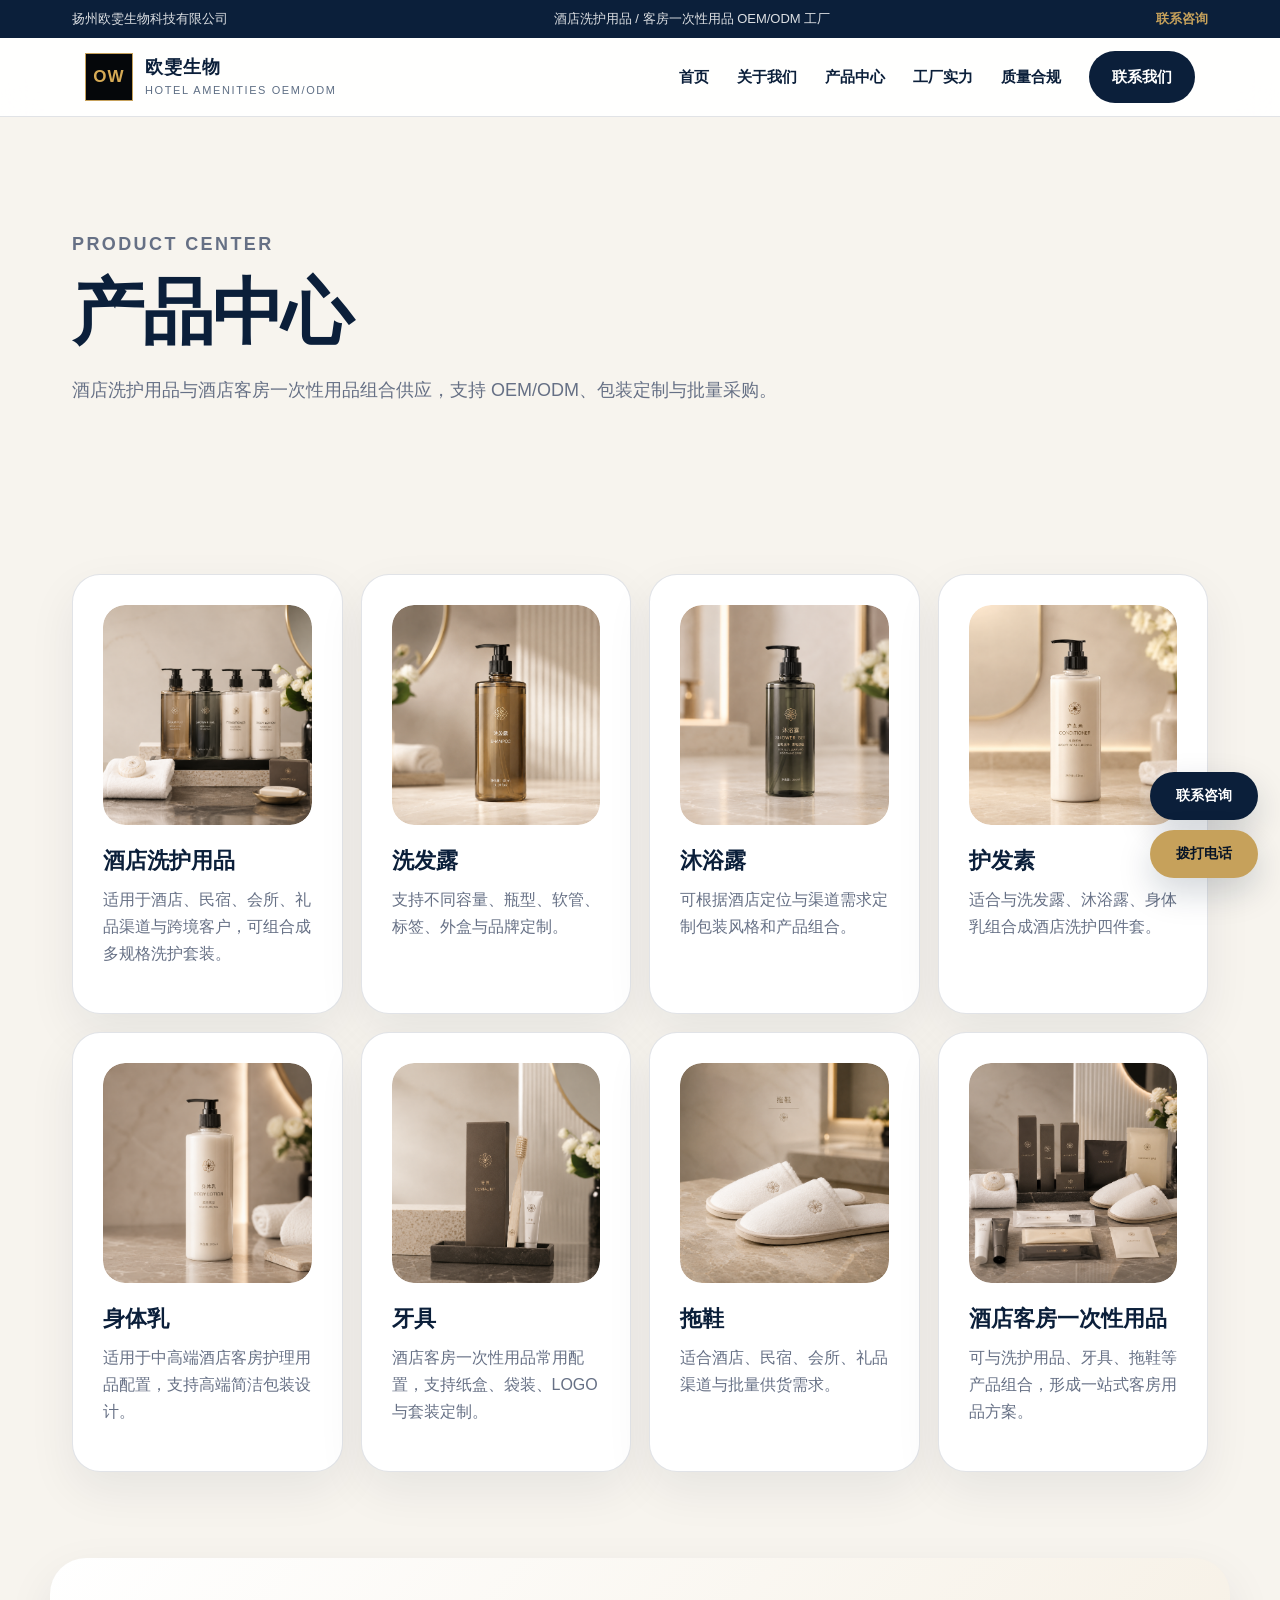
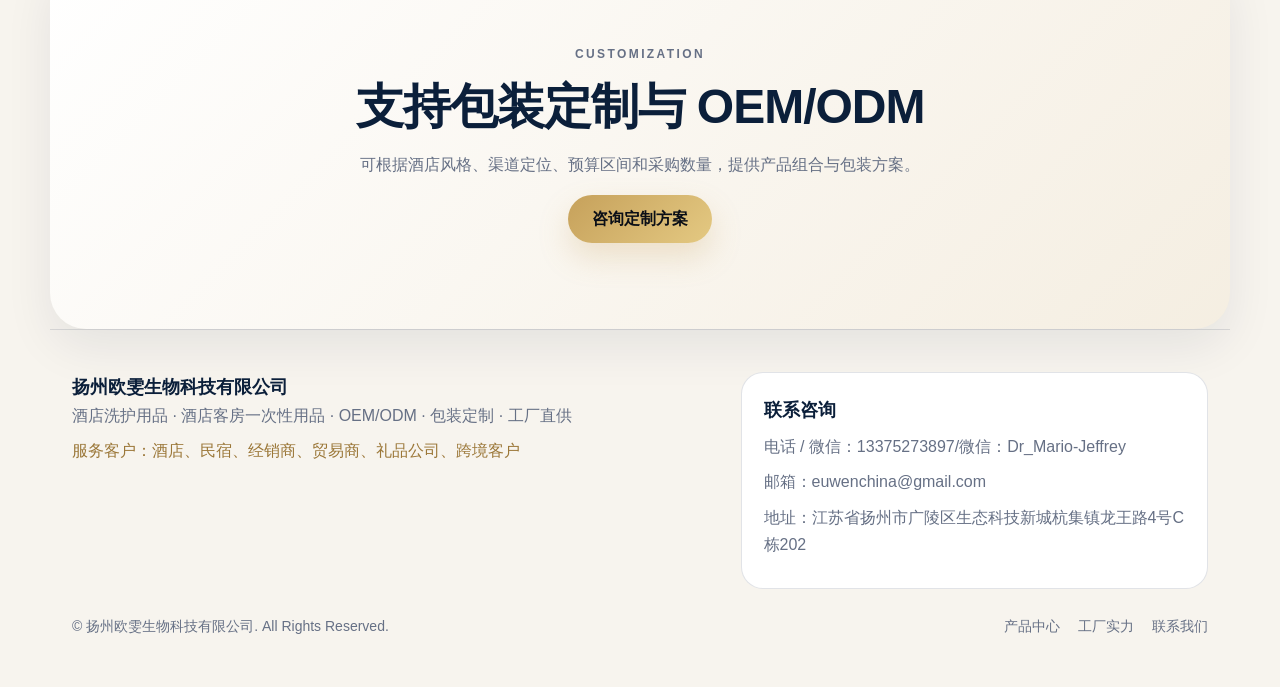
<file: products.html>
<!DOCTYPE html>
<html lang="zh-CN">
<head>
  <meta charset="UTF-8" />
  <meta name="viewport" content="width=device-width, initial-scale=1.0" />

 <title>产品中心｜酒店洗护用品｜洗发露沐浴露护发素身体乳牙具拖鞋｜欧雯生物</title>
 <meta name="description" content="扬州欧雯生物科技有限公司产品中心展示酒店洗护用品、洗发露、沐浴露、护发素、身体乳、牙具、拖鞋、酒店客房一次性用品等产品，支持OEM/ODM、包装定制、工厂直供和批量采购，适合酒店、民宿、经销商、贸易商和跨境客户。" />
  <meta name="keywords" content="扬州欧雯生物科技有限公司,酒店洗护用品,酒店客房一次性用品,洗发露OEM,沐浴露OEM,护发素OEM,身体乳OEM,牙具,拖鞋,OEM ODM,包装定制,酒店用品工厂,跨境酒店用品" />
  <meta name="author" content="扬州欧雯生物科技有限公司" />
  <meta name="robots" content="index,follow" />
  <link rel="canonical" href="https://www.yzowen.com/products.html" />

  <meta property="og:type" content="website" />
  <meta property="og:title" content="产品中心｜酒店洗护用品与客房一次性用品" />
  <meta property="og:description" content="酒店洗护用品、洗发露、沐浴露、护发素、身体乳、牙具、拖鞋、酒店客房一次性用品产品展示，支持OEM/ODM和包装定制。" />
  <meta property="og:site_name" content="扬州欧雯生物科技有限公司" />

  <link rel="stylesheet" href="styles.css" />
  <link rel="icon" type="image/png" href="assets/favicon.png" />
</head>
<body>
  <header class="header">
    
<div class="top-contact">
  <div class="top-contact-inner">
    <span>扬州欧雯生物科技有限公司</span>
    <span>酒店洗护用品 / 客房一次性用品 OEM/ODM 工厂</span>
    <a href="contact.html">联系咨询</a>
  </div>
</div>

<nav class="site-nav">
  <a class="brand" href="index.html" aria-label="返回首页">
    <span class="brand-mark">OW</span>
    <span class="brand-text">
      <strong>欧雯生物</strong>
      <small>HOTEL AMENITIES OEM/ODM</small>
    </span>
  </a>

  <button class="menu-btn" id="menuBtn" aria-label="打开导航菜单">☰</button>

  <div class="nav-links" id="navLinks">
    <a href="index.html">首页</a>
    <a href="about.html">关于我们</a>
    <a href="products.html">产品中心</a>
    <a href="factory.html">工厂实力</a>
    <a href="quality.html">质量合规</a>
    <a href="contact.html" class="nav-cta">联系我们</a>
  </div>
</nav>

  </header>

  <main>
    
<section class="page-hero">
  <p class="eyebrow">PRODUCT CENTER</p>
  <h1>产品中心</h1>
  <p>酒店洗护用品与酒店客房一次性用品组合供应，支持 OEM/ODM、包装定制与批量采购。</p>
</section>

<section class="section">
  <div class="product-grid">
    <article class="product-card">
      <div class="product-img product-photo">
  <img src="assets/product-amenities.png" alt="酒店洗护用品组合图">
</div>
      <h3>酒店洗护用品</h3>
      <p>适用于酒店、民宿、会所、礼品渠道与跨境客户，可组合成多规格洗护套装。</p>
    </article>
    <article class="product-card">
      <div class="product-img product-photo">
  <img src="assets/product-shampoo.png" alt="洗发露产品图片">
</div>
      <h3>洗发露</h3>
      <p>支持不同容量、瓶型、软管、标签、外盒与品牌定制。</p>
    </article>
    <article class="product-card">
      <div class="product-img product-photo">
  <img src="assets/product-shower-gel.png" alt="沐浴露产品图片">
</div>
      <h3>沐浴露</h3>
      <p>可根据酒店定位与渠道需求定制包装风格和产品组合。</p>
    </article>
    <article class="product-card">
     <div class="product-img product-photo">
  <img src="assets/product-conditioner.png" alt="护发素产品图片">
</div>
      <h3>护发素</h3>
      <p>适合与洗发露、沐浴露、身体乳组合成酒店洗护四件套。</p>
    </article>
    <article class="product-card">
     <div class="product-img product-photo">
  <img src="assets/product-body-lotion.png" alt="身体乳产品图片">
</div>
      <h3>身体乳</h3>
      <p>适用于中高端酒店客房护理用品配置，支持高端简洁包装设计。</p>
    </article>
    <article class="product-card">
     <div class="product-img product-photo">
  <img src="assets/product-dental-kit.png" alt="牙具产品图片">
</div>
      <h3>牙具</h3>
      <p>酒店客房一次性用品常用配置，支持纸盒、袋装、LOGO 与套装定制。</p>
    </article>
    <article class="product-card">
     <div class="product-img product-photo">
  <img src="assets/product-slippers.png" alt="拖鞋产品图片">
</div>
      <h3>拖鞋</h3>
      <p>适合酒店、民宿、会所、礼品渠道与批量供货需求。</p>
    </article>
    <article class="product-card">
      <div class="product-img product-photo">
  <img src="assets/product-room-supply.png" alt="酒店客房一次性用品组合图">
</div>
      <h3>酒店客房一次性用品</h3>
      <p>可与洗护用品、牙具、拖鞋等产品组合，形成一站式客房用品方案。</p>
    </article>
  </div>
</section>

<section class="section cta">
  <p class="eyebrow">CUSTOMIZATION</p>
  <h2>支持包装定制与 OEM/ODM</h2>
  <p>可根据酒店风格、渠道定位、预算区间和采购数量，提供产品组合与包装方案。</p>
  <a class="btn btn-gold" href="contact.html">咨询定制方案</a>
</section>

  </main>

  
<footer class="footer">
  <div class="footer-main">
    <div>
      <strong>扬州欧雯生物科技有限公司</strong>
      <p>酒店洗护用品 · 酒店客房一次性用品 · OEM/ODM · 包装定制 · 工厂直供</p>
      <p class="footer-note">服务客户：酒店、民宿、经销商、贸易商、礼品公司、跨境客户</p>
    </div>
    <div class="footer-contact">
      <p><strong>联系咨询</strong></p>
     <p>电话 / 微信：13375273897/微信：Dr_Mario-Jeffrey</p>
      <p>邮箱：euwenchina@gmail.com</p>
      <p>地址：江苏省扬州市广陵区生态科技新城杭集镇龙王路4号C栋202</p>
    </div>
  </div>
  <div class="footer-bottom">
    <span>© 扬州欧雯生物科技有限公司. All Rights Reserved.</span>
    <div class="footer-links">
      <a href="products.html">产品中心</a>
      <a href="factory.html">工厂实力</a>
      <a href="contact.html">联系我们</a>
    </div>
  </div>
</footer>


  <script src="script.js"></script>
</body>
</html>
</file>
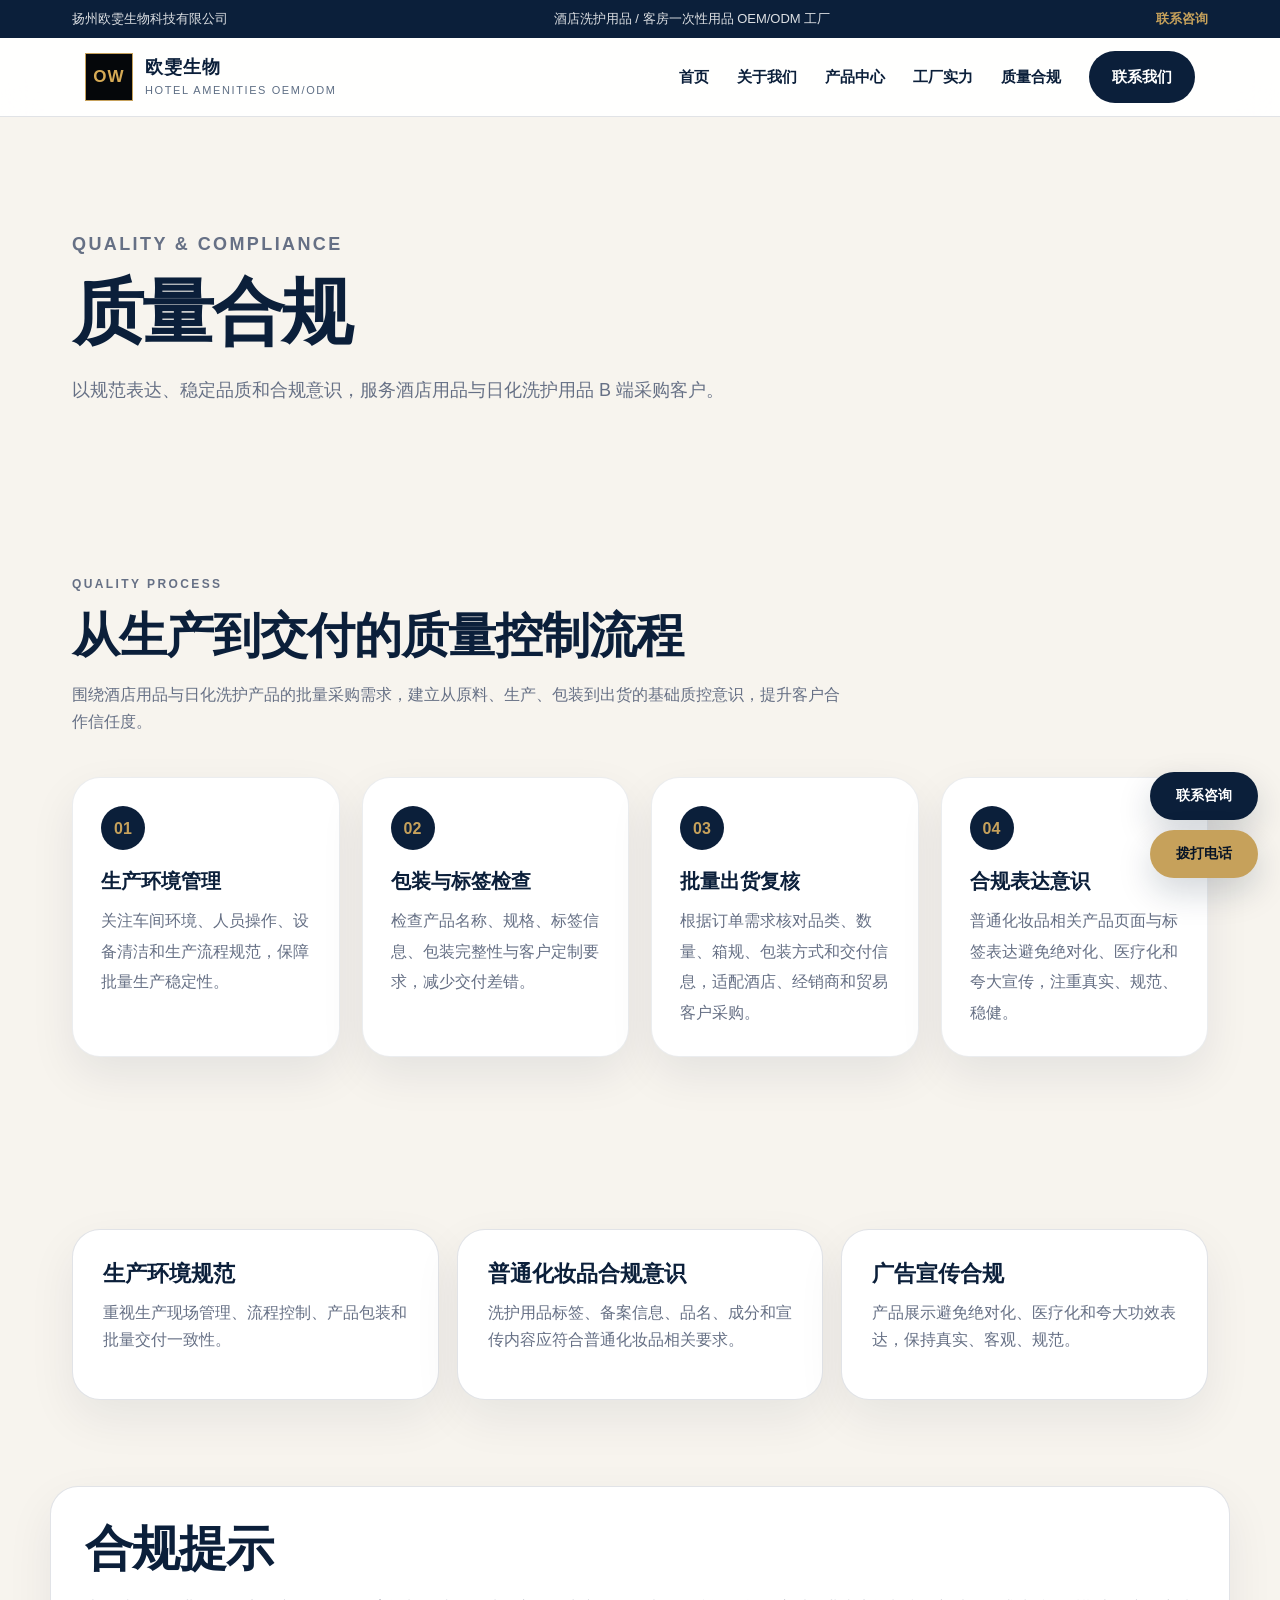
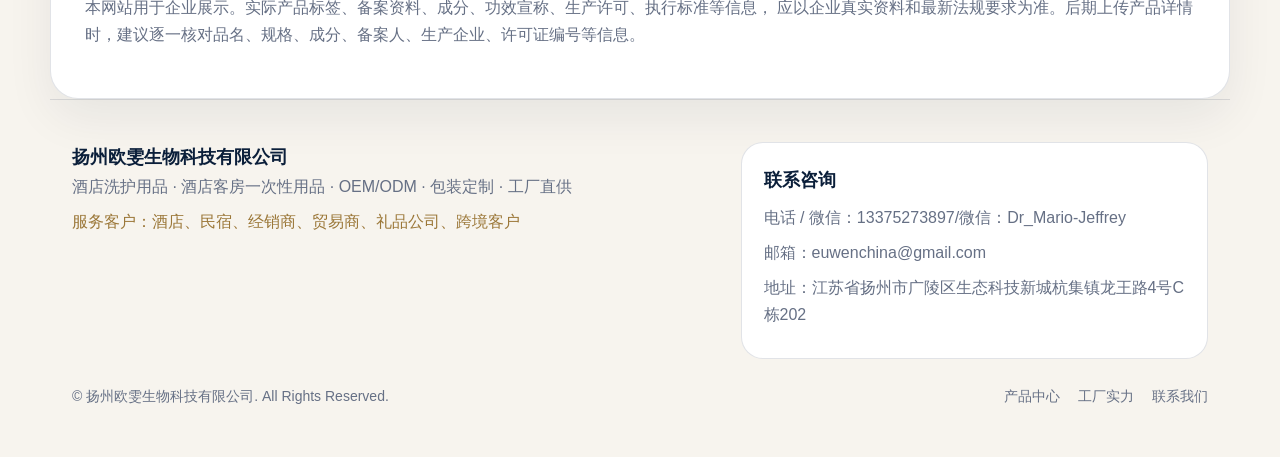
<file: quality.html>
<!DOCTYPE html>
<html lang="zh-CN">
<head>
  <meta charset="UTF-8" />
  <meta name="viewport" content="width=device-width, initial-scale=1.0" />

  <title>质量合规｜酒店洗护用品质量与合规展示</title>
  <meta name="description" content="扬州欧雯生物科技有限公司重视生产环境规范、普通化妆品合规意识、广告宣传合规和批量交付稳定性。" />
  <meta name="keywords" content="扬州欧雯生物科技有限公司,酒店洗护用品,酒店客房一次性用品,洗发露OEM,沐浴露OEM,护发素OEM,身体乳OEM,牙具,拖鞋,OEM ODM,包装定制,酒店用品工厂,跨境酒店用品" />
  <meta name="author" content="扬州欧雯生物科技有限公司" />
  <meta name="robots" content="index,follow" />
  <link rel="canonical" href="https://www.yzowen.com/quality.html" />

  <meta property="og:type" content="website" />
  <meta property="og:title" content="质量合规｜酒店洗护用品质量与合规展示" />
  <meta property="og:description" content="扬州欧雯生物科技有限公司重视生产环境规范、普通化妆品合规意识、广告宣传合规和批量交付稳定性。" />
  <meta property="og:site_name" content="扬州欧雯生物科技有限公司" />

  <link rel="stylesheet" href="styles.css" />
  <link rel="icon" type="image/png" href="assets/favicon.png" />
</head>
<body>
  <header class="header">
    
<div class="top-contact">
  <div class="top-contact-inner">
    <span>扬州欧雯生物科技有限公司</span>
    <span>酒店洗护用品 / 客房一次性用品 OEM/ODM 工厂</span>
    <a href="contact.html">联系咨询</a>
  </div>
</div>

<nav class="site-nav">
  <a class="brand" href="index.html" aria-label="返回首页">
    <span class="brand-mark">OW</span>
    <span class="brand-text">
      <strong>欧雯生物</strong>
      <small>HOTEL AMENITIES OEM/ODM</small>
    </span>
  </a>

  <button class="menu-btn" id="menuBtn" aria-label="打开导航菜单">☰</button>

  <div class="nav-links" id="navLinks">
    <a href="index.html">首页</a>
    <a href="about.html">关于我们</a>
    <a href="products.html">产品中心</a>
    <a href="factory.html">工厂实力</a>
    <a href="quality.html">质量合规</a>
    <a href="contact.html" class="nav-cta">联系我们</a>
  </div>
</nav>

  </header>

  <main>
    
<section class="page-hero">
  <p class="eyebrow">QUALITY & COMPLIANCE</p>
  <h1>质量合规</h1>
  <p>以规范表达、稳定品质和合规意识，服务酒店用品与日化洗护用品 B 端采购客户。</p>
</section>
<section class="section">
  <div class="section-head">
    <p class="eyebrow">QUALITY PROCESS</p>
    <h2>从生产到交付的质量控制流程</h2>
    <p>围绕酒店用品与日化洗护产品的批量采购需求，建立从原料、生产、包装到出货的基础质控意识，提升客户合作信任度。</p>
  </div>

  <div class="process-grid">
    <div class="process-card">
      <span>01</span>
      <h3>生产环境管理</h3>
      <p>关注车间环境、人员操作、设备清洁和生产流程规范，保障批量生产稳定性。</p>
    </div>
    <div class="process-card">
      <span>02</span>
      <h3>包装与标签检查</h3>
      <p>检查产品名称、规格、标签信息、包装完整性与客户定制要求，减少交付差错。</p>
    </div>
    <div class="process-card">
      <span>03</span>
      <h3>批量出货复核</h3>
      <p>根据订单需求核对品类、数量、箱规、包装方式和交付信息，适配酒店、经销商和贸易客户采购。</p>
    </div>
    <div class="process-card">
      <span>04</span>
      <h3>合规表达意识</h3>
      <p>普通化妆品相关产品页面与标签表达避免绝对化、医疗化和夸大宣传，注重真实、规范、稳健。</p>
    </div>
  </div>
</section>
<section class="section">
  <div class="grid three">
    <article class="card">
      <h3>生产环境规范</h3>
      <p>重视生产现场管理、流程控制、产品包装和批量交付一致性。</p>
    </article>
    <article class="card">
      <h3>普通化妆品合规意识</h3>
      <p>洗护用品标签、备案信息、品名、成分和宣传内容应符合普通化妆品相关要求。</p>
    </article>
    <article class="card">
      <h3>广告宣传合规</h3>
      <p>产品展示避免绝对化、医疗化和夸大功效表达，保持真实、客观、规范。</p>
    </article>
  </div>
</section>

<section class="section notice">
  <h2>合规提示</h2>
  <p>
    本网站用于企业展示。实际产品标签、备案资料、成分、功效宣称、生产许可、执行标准等信息，
    应以企业真实资料和最新法规要求为准。后期上传产品详情时，建议逐一核对品名、规格、成分、备案人、生产企业、许可证编号等信息。
  </p>
</section>

  </main>

  
<footer class="footer">
  <div class="footer-main">
    <div>
      <strong>扬州欧雯生物科技有限公司</strong>
      <p>酒店洗护用品 · 酒店客房一次性用品 · OEM/ODM · 包装定制 · 工厂直供</p>
      <p class="footer-note">服务客户：酒店、民宿、经销商、贸易商、礼品公司、跨境客户</p>
    </div>
    <div class="footer-contact">
      <p><strong>联系咨询</strong></p>
     <p>电话 / 微信：13375273897/微信：Dr_Mario-Jeffrey</p>
      <p>邮箱：euwenchina@gmail.com</p>
      <p>地址：江苏省扬州市广陵区生态科技新城杭集镇龙王路4号C栋202</p>
    </div>
  </div>
  <div class="footer-bottom">
    <span>© 扬州欧雯生物科技有限公司. All Rights Reserved.</span>
    <div class="footer-links">
      <a href="products.html">产品中心</a>
      <a href="factory.html">工厂实力</a>
      <a href="contact.html">联系我们</a>
    </div>
  </div>
</footer>


  <script src="script.js"></script>
</body>
</html>
</file>
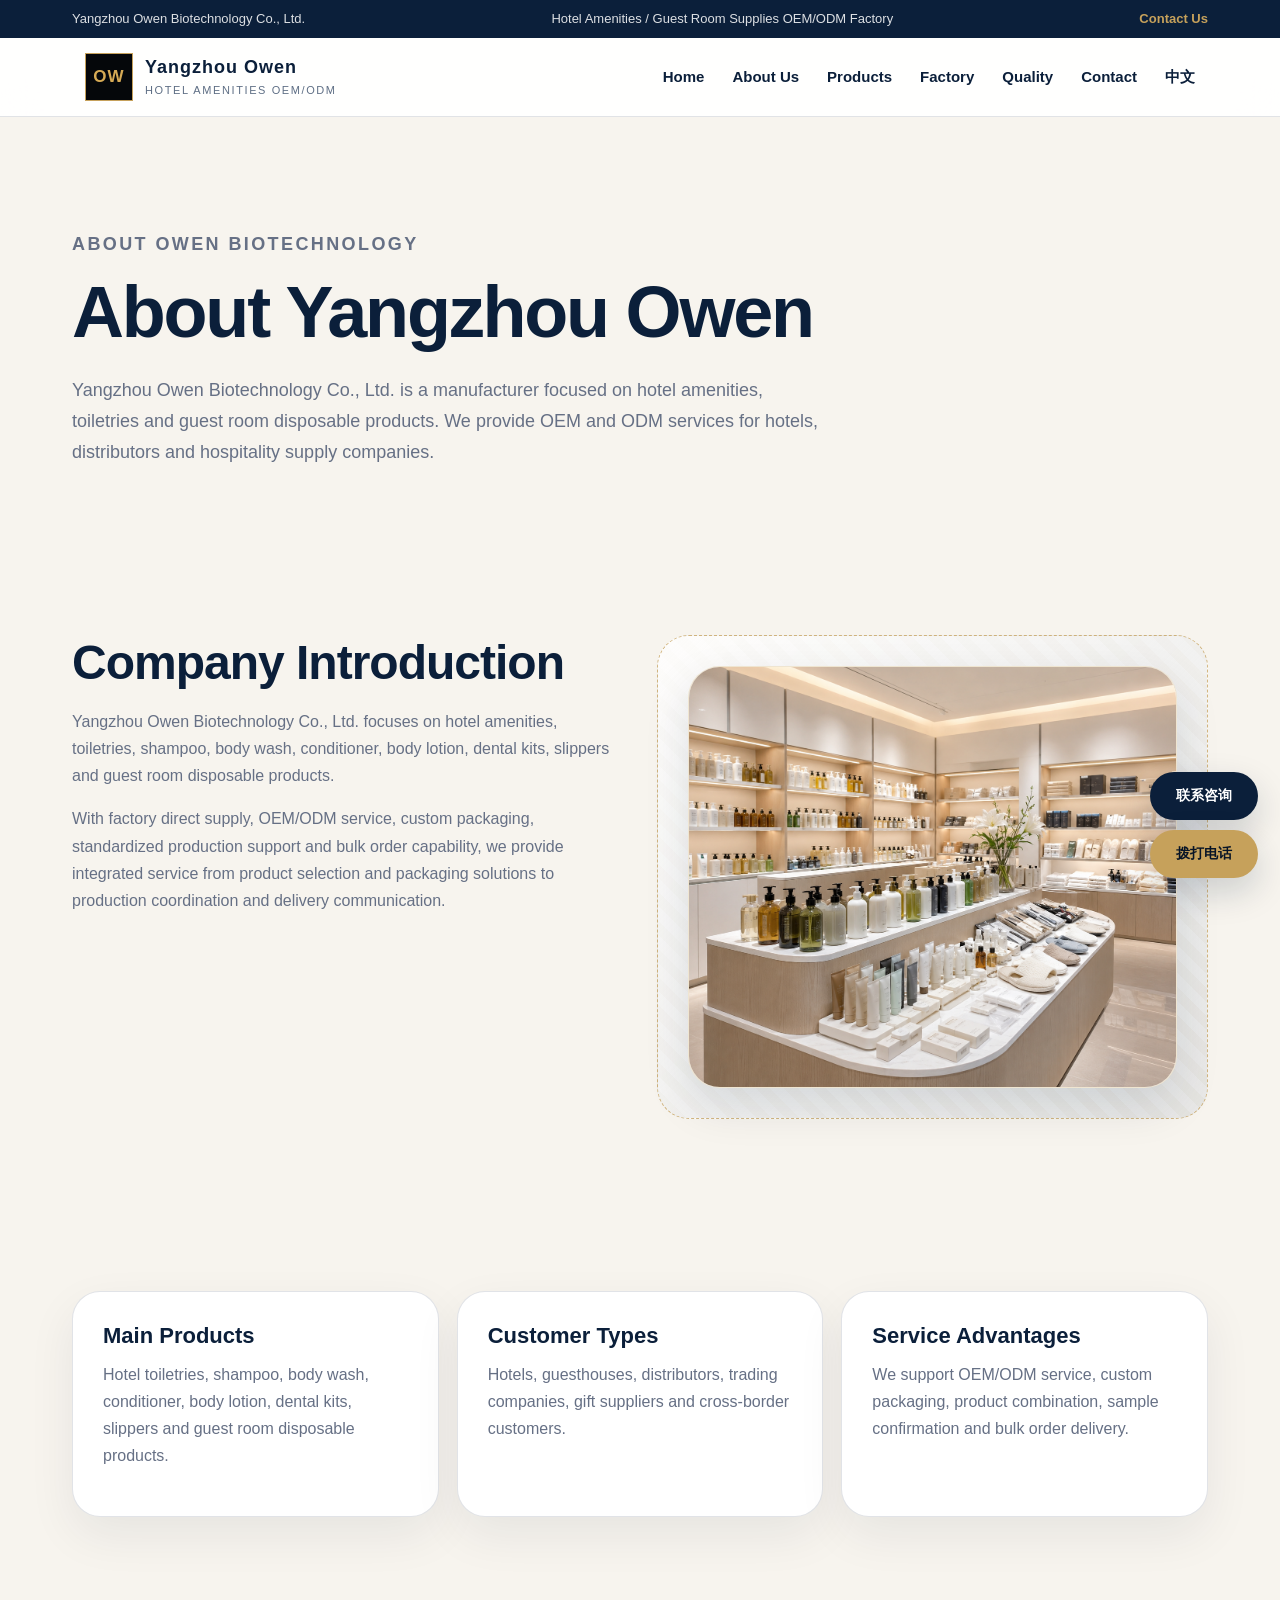
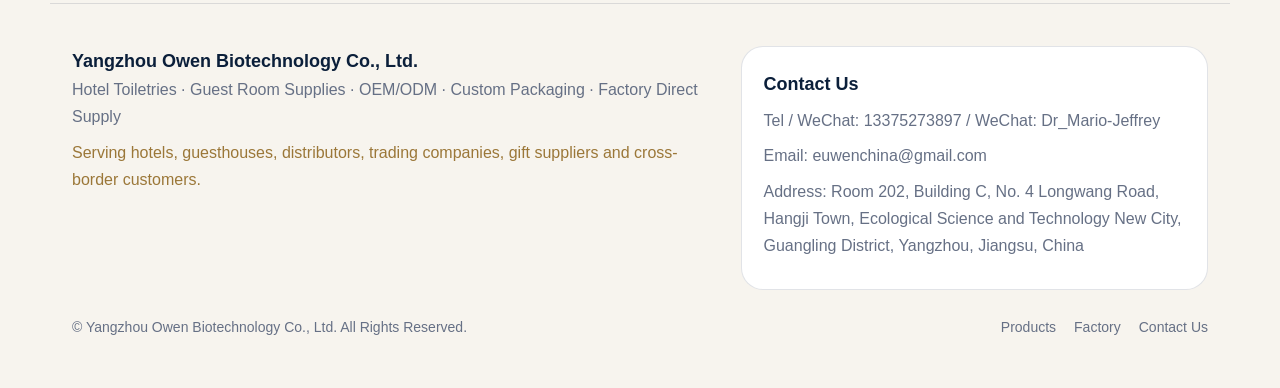
<file: en/about.html>
<!DOCTYPE html>
<html lang="en">
<head>
  <meta charset="UTF-8" />
  <meta name="viewport" content="width=device-width, initial-scale=1.0" />

  <title>About Us | Yangzhou Owen Hotel Amenities Factory</title>
  <meta name="description" content="Learn about Yangzhou Owen Biotechnology Co., Ltd., a hotel amenities and toiletries OEM/ODM factory supplying customized guest room products for hotels, distributors and hospitality suppliers." />
  <meta name="keywords" content="hotel amenities, hotel toiletries, hotel shampoo, hotel body wash, hotel conditioner, hotel body lotion, dental kits, hotel slippers, guest room amenities, OEM, ODM, custom packaging, hotel amenities factory" />
  <meta name="author" content="Yangzhou Owen Biotechnology Co., Ltd." />
  <meta name="robots" content="index,follow" />

  <link rel="canonical" href="https://www.yzowen.com/en/about.html" />
  <link rel="alternate" hreflang="zh-CN" href="https://www.yzowen.com/about.html" />
  <link rel="alternate" hreflang="en" href="https://www.yzowen.com/en/about.html" />
  <link rel="alternate" hreflang="x-default" href="https://www.yzowen.com/about.html" />

  <meta property="og:type" content="website" />
  <meta property="og:title" content="About Us | Yangzhou Owen Hotel Amenities Factory" />
  <meta property="og:description" content="Learn about Yangzhou Owen Biotechnology Co., Ltd., a hotel amenities and toiletries OEM/ODM factory supplying customized guest room products for hotels, distributors and hospitality suppliers." />
  <meta property="og:site_name" content="Yangzhou Owen Biotechnology Co., Ltd." />

  <link rel="stylesheet" href="/styles.css" />
  <link rel="icon" type="image/png" href="/assets/favicon.png" />
</head>

<body>
  <header class="header">
    <div class="top-contact">
      <div class="top-contact-inner">
        <span>Yangzhou Owen Biotechnology Co., Ltd.</span>
        <span>Hotel Amenities / Guest Room Supplies OEM/ODM Factory</span>
        <a href="/en/contact.html">Contact Us</a>
      </div>
    </div>

    <nav class="site-nav">
      <a class="brand" href="/en/" aria-label="Back to homepage">
        <span class="brand-mark">OW</span>
        <span class="brand-text">
          <strong>Yangzhou Owen</strong>
          <small>HOTEL AMENITIES OEM/ODM</small>
        </span>
      </a>

      <button class="menu-btn" id="menuBtn" aria-label="Open navigation menu">☰</button>

      <div class="nav-links" id="navLinks">
        <a href="/en/">Home</a>
        <a href="/en/about.html">About Us</a>
        <a href="/en/products.html">Products</a>
        <a href="/en/factory.html">Factory</a>
        <a href="/en/quality.html">Quality</a>
        <a href="/en/contact.html">Contact</a>
        <a href="/about.html">中文</a>
      </div>
    </nav>
  </header>

  <main>
    <section class="page-hero">
      <p class="eyebrow">ABOUT OWEN BIOTECHNOLOGY</p>
      <h1>About Yangzhou Owen</h1>
      <p>Yangzhou Owen Biotechnology Co., Ltd. is a manufacturer focused on hotel amenities, toiletries and guest room disposable products. We provide OEM and ODM services for hotels, distributors and hospitality supply companies.</p>
    </section>

    <section class="section two-col">
      <div>
        <h2>Company Introduction</h2>
        <p>Yangzhou Owen Biotechnology Co., Ltd. focuses on hotel amenities, toiletries, shampoo, body wash, conditioner, body lotion, dental kits, slippers and guest room disposable products.</p>
        <p>With factory direct supply, OEM/ODM service, custom packaging, standardized production support and bulk order capability, we provide integrated service from product selection and packaging solutions to production coordination and delivery communication.</p>
      </div>

      <div class="image-box">
        <div class="about-image-card">
          <img src="/assets/factory-showroom.png.png" alt="Yangzhou Owen company display and sample showroom">
        </div>
      </div>
    </section>

    <section class="section">
      <div class="grid three">
        <article class="card">
          <h3>Main Products</h3>
          <p>Hotel toiletries, shampoo, body wash, conditioner, body lotion, dental kits, slippers and guest room disposable products.</p>
        </article>

        <article class="card">
          <h3>Customer Types</h3>
          <p>Hotels, guesthouses, distributors, trading companies, gift suppliers and cross-border customers.</p>
        </article>

        <article class="card">
          <h3>Service Advantages</h3>
          <p>We support OEM/ODM service, custom packaging, product combination, sample confirmation and bulk order delivery.</p>
        </article>
      </div>
    </section>
  </main>

  <footer class="footer">
    <div class="footer-main">
      <div>
        <strong>Yangzhou Owen Biotechnology Co., Ltd.</strong>
        <p>Hotel Toiletries · Guest Room Supplies · OEM/ODM · Custom Packaging · Factory Direct Supply</p>
        <p class="footer-note">Serving hotels, guesthouses, distributors, trading companies, gift suppliers and cross-border customers.</p>
      </div>

      <div class="footer-contact">
        <p><strong>Contact Us</strong></p>
        <p>Tel / WeChat: 13375273897 / WeChat: Dr_Mario-Jeffrey</p>
        <p>Email: euwenchina@gmail.com</p>
        <p>Address: Room 202, Building C, No. 4 Longwang Road, Hangji Town, Ecological Science and Technology New City, Guangling District, Yangzhou, Jiangsu, China</p>
      </div>
    </div>

    <div class="footer-bottom">
      <span>© Yangzhou Owen Biotechnology Co., Ltd. All Rights Reserved.</span>
      <div class="footer-links">
        <a href="/en/products.html">Products</a>
        <a href="/en/factory.html">Factory</a>
        <a href="/en/contact.html">Contact Us</a>
      </div>
    </div>
  </footer>

  <script src="/script.js"></script>
</body>
</html>
</file>
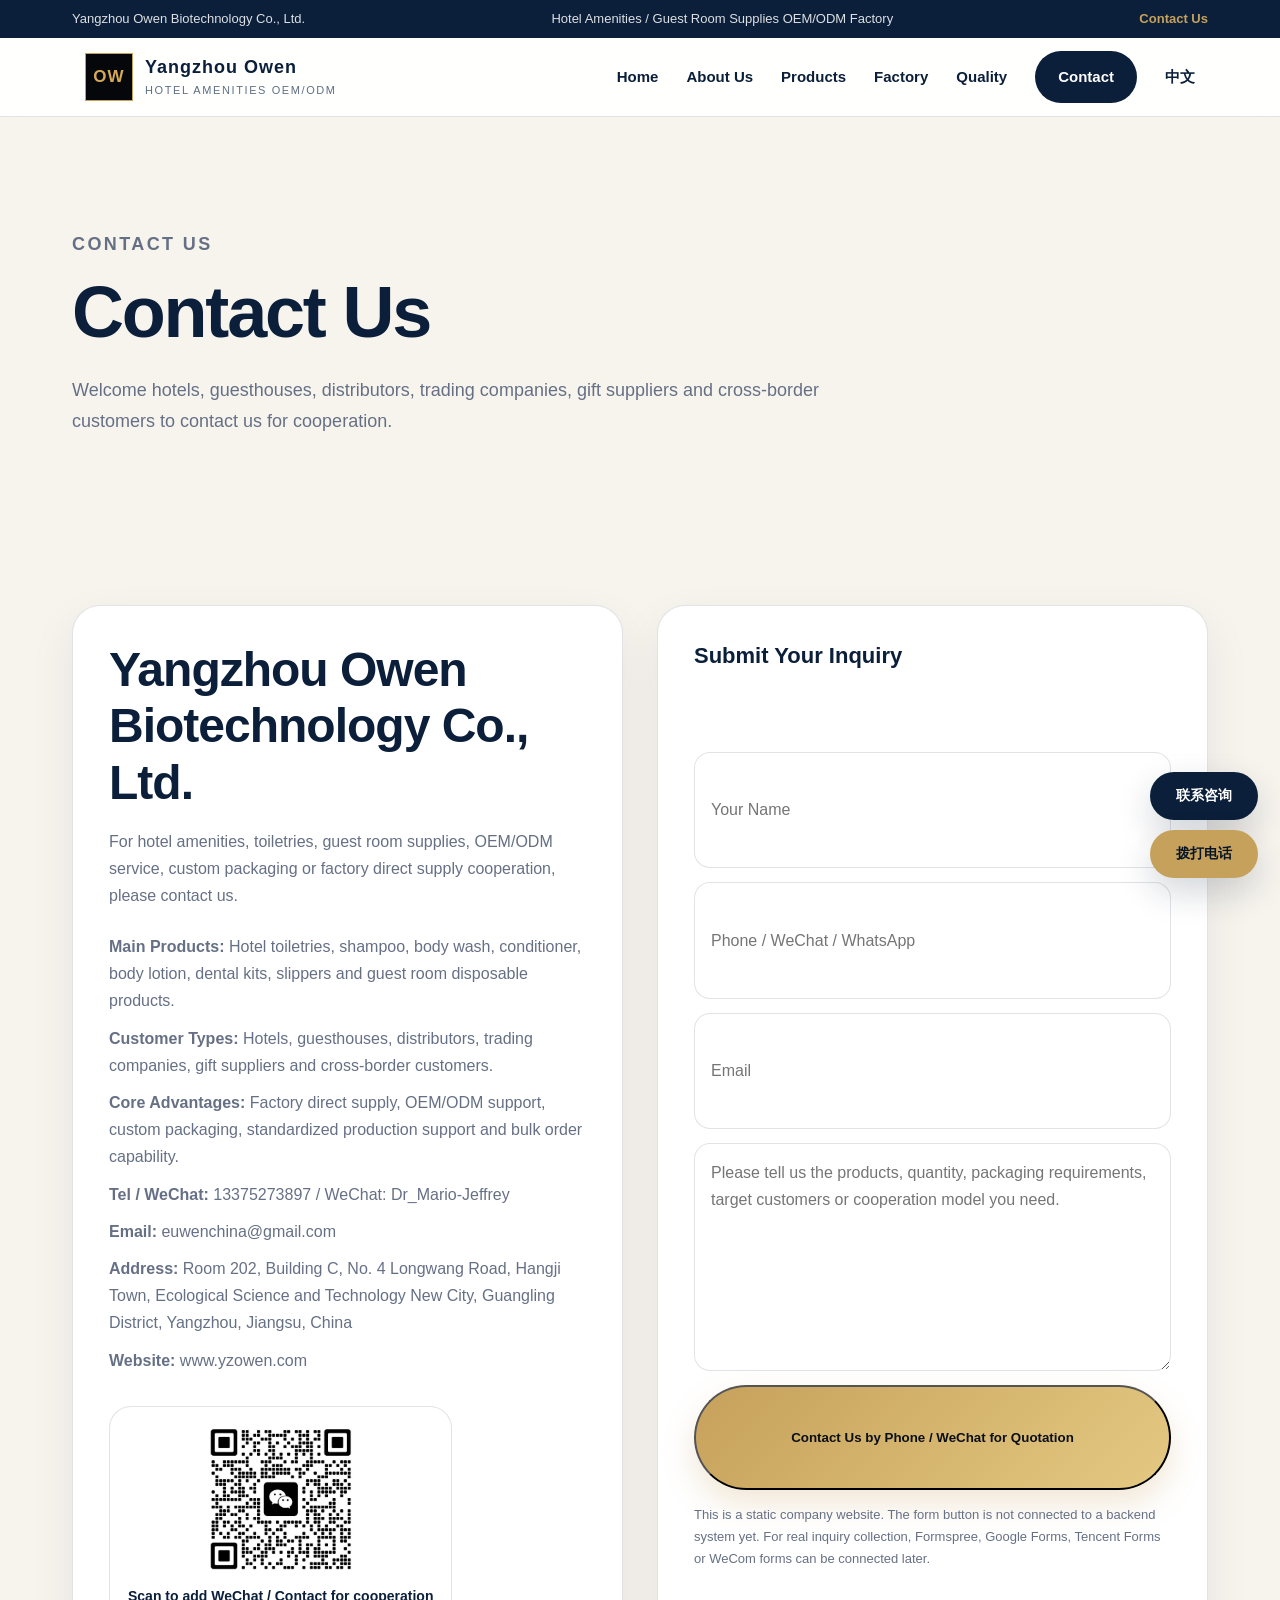
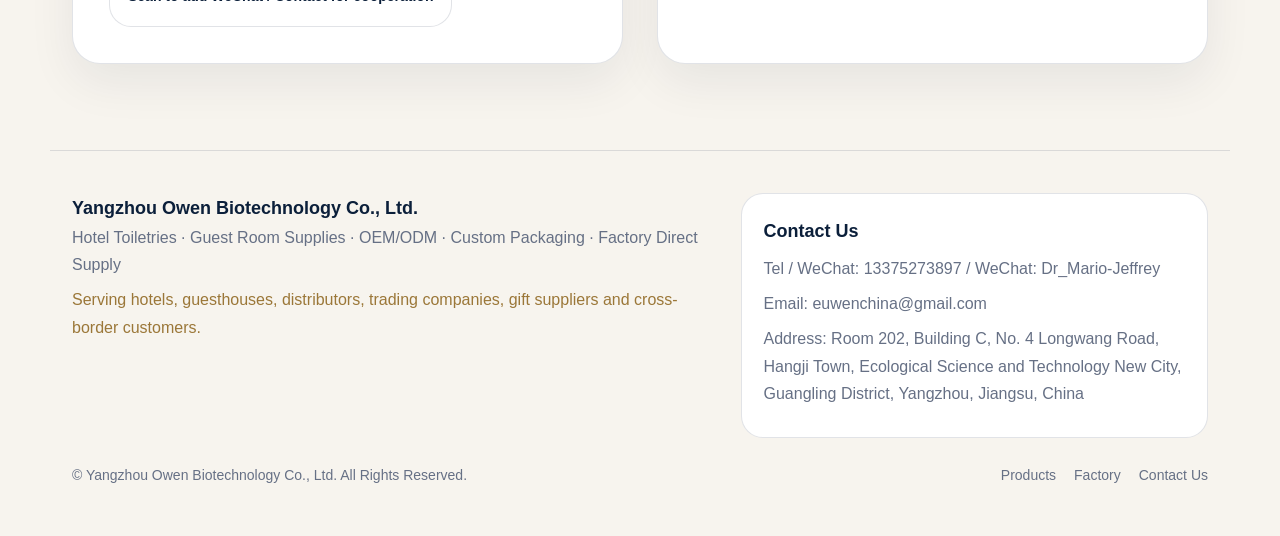
<file: en/contact.html>
<!DOCTYPE html>
<html lang="en">
<head>
  <meta charset="UTF-8" />
  <meta name="viewport" content="width=device-width, initial-scale=1.0" />

  <title>Contact Us | Hotel Amenities OEM/ODM Factory | Yangzhou Owen</title>
  <meta name="description" content="Contact Yangzhou Owen Biotechnology Co., Ltd. for hotel amenities, toiletries, guest room supplies, OEM/ODM service, custom packaging and factory direct bulk order cooperation." />
  <meta name="keywords" content="contact hotel amenities factory, hotel toiletries supplier, hotel shampoo OEM, hotel body wash OEM, hotel amenities OEM, hotel guest room supplies, custom packaging, bulk order, Yangzhou Owen" />
  <meta name="author" content="Yangzhou Owen Biotechnology Co., Ltd." />
  <meta name="robots" content="index,follow" />

  <link rel="canonical" href="https://www.yzowen.com/en/contact.html" />
  <link rel="alternate" hreflang="zh-CN" href="https://www.yzowen.com/contact.html" />
  <link rel="alternate" hreflang="en" href="https://www.yzowen.com/en/contact.html" />
  <link rel="alternate" hreflang="x-default" href="https://www.yzowen.com/contact.html" />

  <meta property="og:type" content="website" />
  <meta property="og:title" content="Contact Us | Hotel Amenities OEM/ODM Factory" />
  <meta property="og:description" content="Contact Yangzhou Owen for hotel amenities, toiletries, guest room supplies, OEM/ODM service, custom packaging and bulk order cooperation." />
  <meta property="og:site_name" content="Yangzhou Owen Biotechnology Co., Ltd." />

  <link rel="stylesheet" href="/styles.css" />
  <link rel="icon" type="image/png" href="/assets/favicon.png" />
</head>

<body>
  <header class="header">
    <div class="top-contact">
      <div class="top-contact-inner">
        <span>Yangzhou Owen Biotechnology Co., Ltd.</span>
        <span>Hotel Amenities / Guest Room Supplies OEM/ODM Factory</span>
        <a href="/en/contact.html">Contact Us</a>
      </div>
    </div>

    <nav class="site-nav">
      <a class="brand" href="/en/" aria-label="Back to homepage">
        <span class="brand-mark">OW</span>
        <span class="brand-text">
          <strong>Yangzhou Owen</strong>
          <small>HOTEL AMENITIES OEM/ODM</small>
        </span>
      </a>

      <button class="menu-btn" id="menuBtn" aria-label="Open navigation menu">☰</button>

      <div class="nav-links" id="navLinks">
        <a href="/en/">Home</a>
        <a href="/en/about.html">About Us</a>
        <a href="/en/products.html">Products</a>
        <a href="/en/factory.html">Factory</a>
        <a href="/en/quality.html">Quality</a>
        <a href="/en/contact.html" class="nav-cta">Contact</a>
        <a href="/contact.html">中文</a>
      </div>
    </nav>
  </header>

  <main>
    <section class="page-hero">
      <p class="eyebrow">CONTACT US</p>
      <h1>Contact Us</h1>
      <p>Welcome hotels, guesthouses, distributors, trading companies, gift suppliers and cross-border customers to contact us for cooperation.</p>
    </section>

    <section class="section contact-layout">
      <div class="contact-panel">
        <h2>Yangzhou Owen Biotechnology Co., Ltd.</h2>
        <p>For hotel amenities, toiletries, guest room supplies, OEM/ODM service, custom packaging or factory direct supply cooperation, please contact us.</p>

        <div class="contact-list">
          <p><strong>Main Products:</strong> Hotel toiletries, shampoo, body wash, conditioner, body lotion, dental kits, slippers and guest room disposable products.</p>
          <p><strong>Customer Types:</strong> Hotels, guesthouses, distributors, trading companies, gift suppliers and cross-border customers.</p>
          <p><strong>Core Advantages:</strong> Factory direct supply, OEM/ODM support, custom packaging, standardized production support and bulk order capability.</p>
          <p><strong>Tel / WeChat:</strong> 13375273897 / WeChat: Dr_Mario-Jeffrey</p>
          <p><strong>Email:</strong> euwenchina@gmail.com</p>
          <p><strong>Address:</strong> Room 202, Building C, No. 4 Longwang Road, Hangji Town, Ecological Science and Technology New City, Guangling District, Yangzhou, Jiangsu, China</p>
          <p><strong>Website:</strong> www.yzowen.com</p>

          <div class="qrcode-box">
            <img src="/assets/wechat-qrcode.jpg" alt="Yangzhou Owen WeChat QR code">
            <span>Scan to add WeChat / Contact for cooperation</span>
          </div>
        </div>
      </div>

      <form class="contact-form">
        <h3>Submit Your Inquiry</h3>
        <input type="text" placeholder="Your Name">
        <input type="text" placeholder="Phone / WeChat / WhatsApp">
        <input type="email" placeholder="Email">
        <textarea placeholder="Please tell us the products, quantity, packaging requirements, target customers or cooperation model you need."></textarea>
        <button type="button" class="btn btn-gold">Contact Us by Phone / WeChat for Quotation</button>
        <p class="form-note">This is a static company website. The form button is not connected to a backend system yet. For real inquiry collection, Formspree, Google Forms, Tencent Forms or WeCom forms can be connected later.</p>
      </form>
    </section>
  </main>

  <footer class="footer">
    <div class="footer-main">
      <div>
        <strong>Yangzhou Owen Biotechnology Co., Ltd.</strong>
        <p>Hotel Toiletries · Guest Room Supplies · OEM/ODM · Custom Packaging · Factory Direct Supply</p>
        <p class="footer-note">Serving hotels, guesthouses, distributors, trading companies, gift suppliers and cross-border customers.</p>
      </div>

      <div class="footer-contact">
        <p><strong>Contact Us</strong></p>
        <p>Tel / WeChat: 13375273897 / WeChat: Dr_Mario-Jeffrey</p>
        <p>Email: euwenchina@gmail.com</p>
        <p>Address: Room 202, Building C, No. 4 Longwang Road, Hangji Town, Ecological Science and Technology New City, Guangling District, Yangzhou, Jiangsu, China</p>
      </div>
    </div>

    <div class="footer-bottom">
      <span>© Yangzhou Owen Biotechnology Co., Ltd. All Rights Reserved.</span>
      <div class="footer-links">
        <a href="/en/products.html">Products</a>
        <a href="/en/factory.html">Factory</a>
        <a href="/en/contact.html">Contact Us</a>
      </div>
    </div>
  </footer>

  <script src="/script.js"></script>
</body>
</html>
</file>
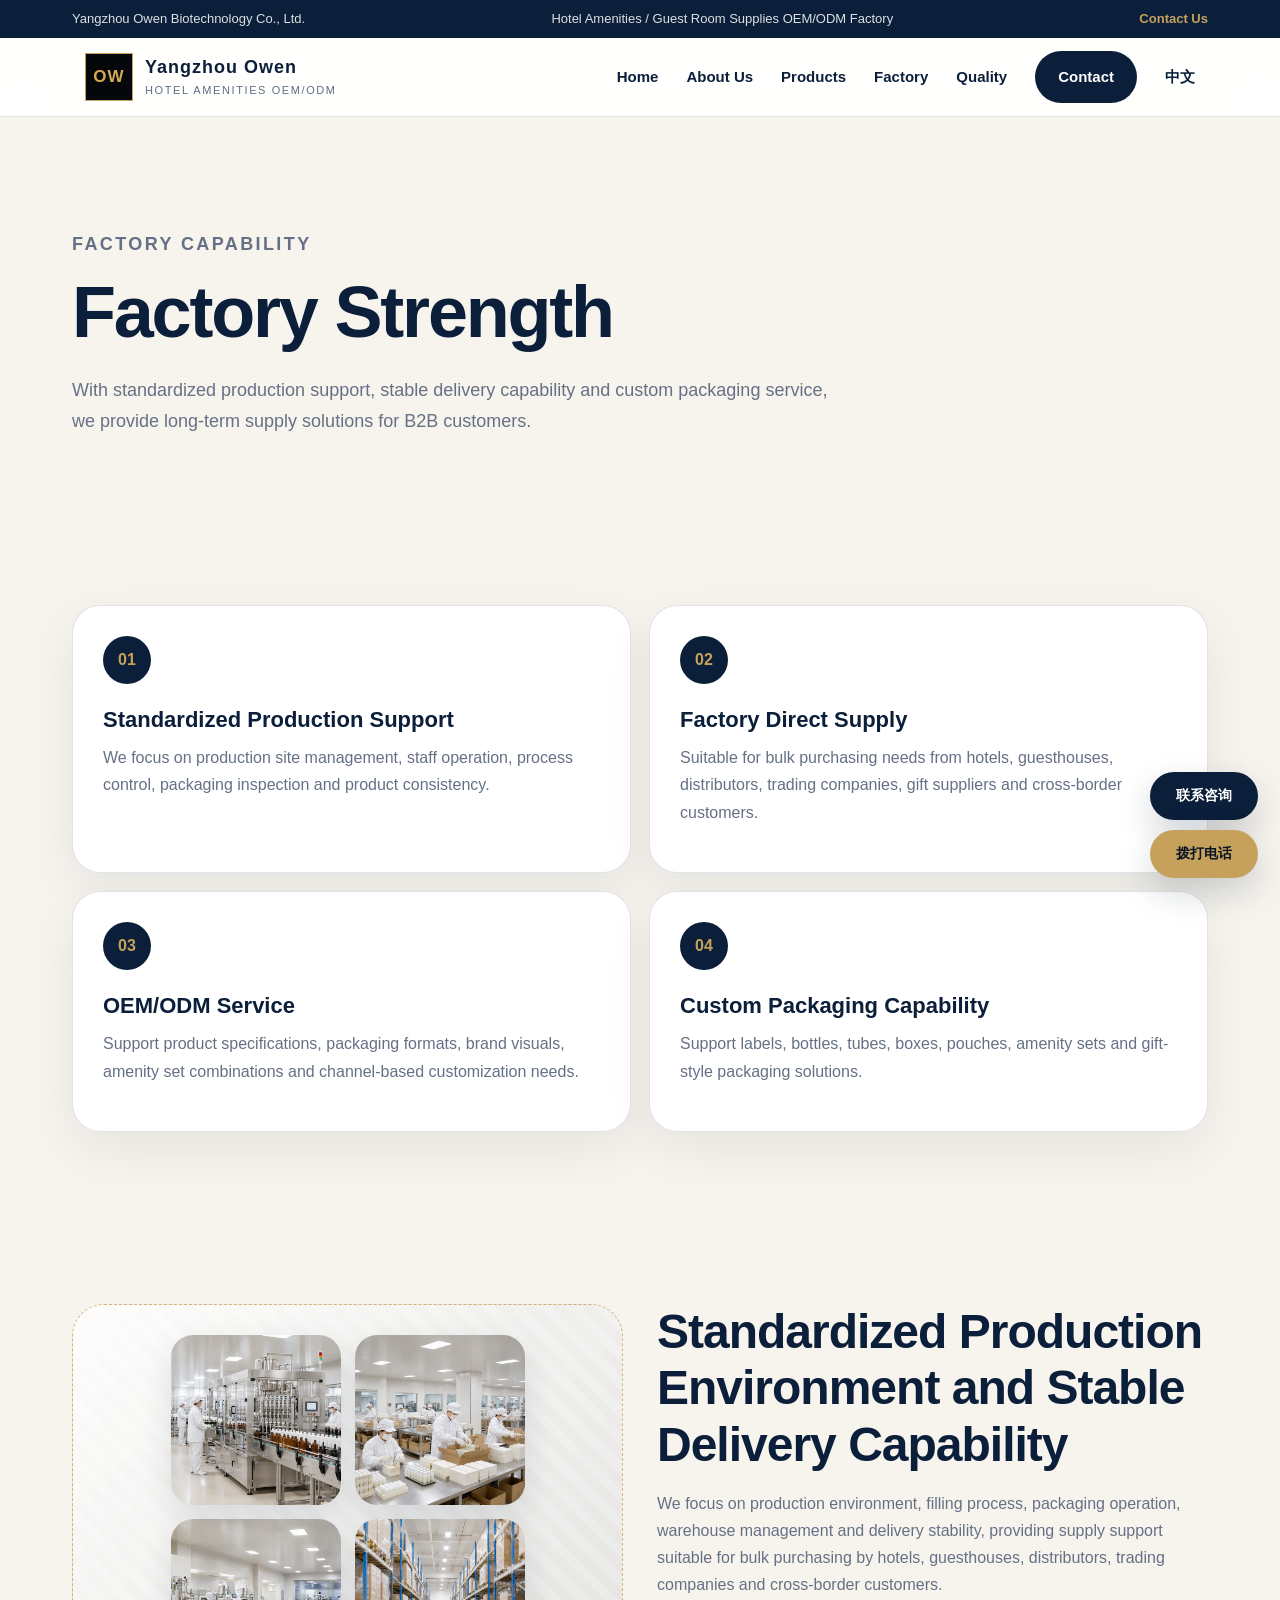
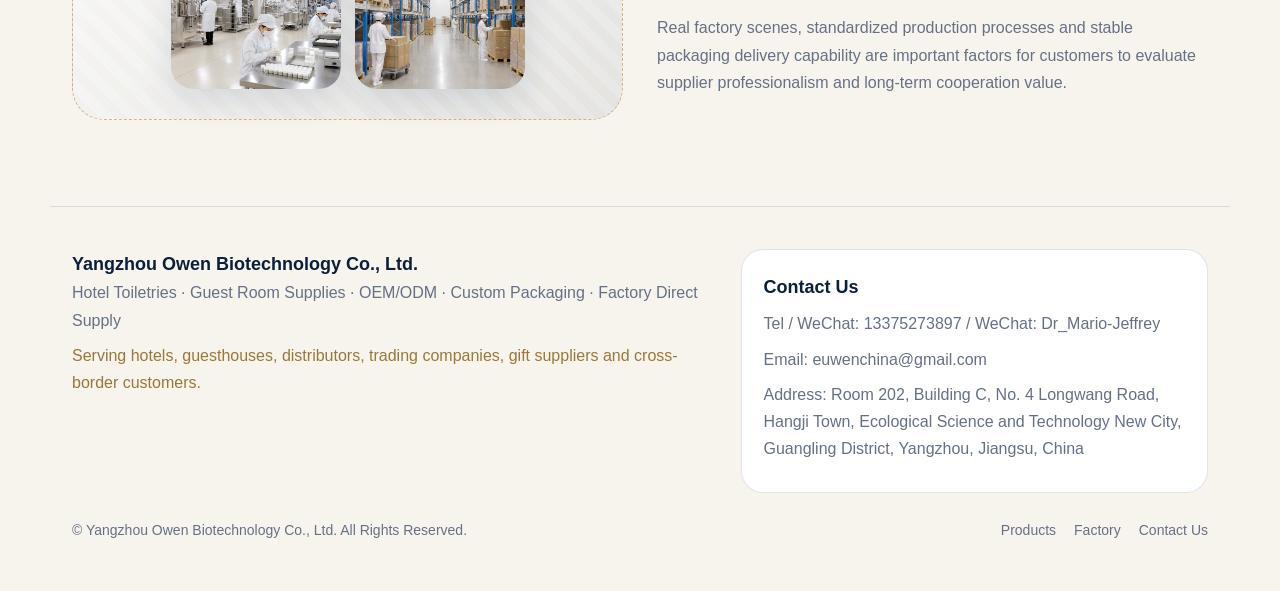
<file: en/factory.html>
<!DOCTYPE html>
<html lang="en">
<head>
  <meta charset="UTF-8" />
  <meta name="viewport" content="width=device-width, initial-scale=1.0" />

  <title>Factory Strength | Hotel Amenities OEM/ODM Manufacturer | Yangzhou Owen</title>
  <meta name="description" content="Yangzhou Owen Biotechnology Co., Ltd. supports hotel amenities OEM/ODM projects with standardized production support, factory direct supply, custom packaging and bulk order delivery capabilities." />
  <meta name="keywords" content="hotel amenities factory, hotel toiletries manufacturer, hotel shampoo OEM, hotel body wash OEM, hotel conditioner OEM, hotel body lotion OEM, dental kits, hotel slippers, guest room supplies, OEM, ODM, custom packaging, bulk order supplier" />
  <meta name="author" content="Yangzhou Owen Biotechnology Co., Ltd." />
  <meta name="robots" content="index,follow" />

  <link rel="canonical" href="https://www.yzowen.com/en/factory.html" />
  <link rel="alternate" hreflang="zh-CN" href="https://www.yzowen.com/factory.html" />
  <link rel="alternate" hreflang="en" href="https://www.yzowen.com/en/factory.html" />
  <link rel="alternate" hreflang="x-default" href="https://www.yzowen.com/factory.html" />

  <meta property="og:type" content="website" />
  <meta property="og:title" content="Factory Strength | Hotel Amenities OEM/ODM Manufacturer" />
  <meta property="og:description" content="Yangzhou Owen supports hotel amenities OEM/ODM projects with standardized production support, factory direct supply, custom packaging and bulk order delivery capabilities." />
  <meta property="og:site_name" content="Yangzhou Owen Biotechnology Co., Ltd." />

  <link rel="stylesheet" href="/styles.css" />
  <link rel="icon" type="image/png" href="/assets/favicon.png" />
</head>

<body>
  <header class="header">
    <div class="top-contact">
      <div class="top-contact-inner">
        <span>Yangzhou Owen Biotechnology Co., Ltd.</span>
        <span>Hotel Amenities / Guest Room Supplies OEM/ODM Factory</span>
        <a href="/en/contact.html">Contact Us</a>
      </div>
    </div>

    <nav class="site-nav">
      <a class="brand" href="/en/" aria-label="Back to homepage">
        <span class="brand-mark">OW</span>
        <span class="brand-text">
          <strong>Yangzhou Owen</strong>
          <small>HOTEL AMENITIES OEM/ODM</small>
        </span>
      </a>

      <button class="menu-btn" id="menuBtn" aria-label="Open navigation menu">☰</button>

      <div class="nav-links" id="navLinks">
        <a href="/en/">Home</a>
        <a href="/en/about.html">About Us</a>
        <a href="/en/products.html">Products</a>
        <a href="/en/factory.html">Factory</a>
        <a href="/en/quality.html">Quality</a>
        <a href="/en/contact.html" class="nav-cta">Contact</a>
        <a href="/factory.html">中文</a>
      </div>
    </nav>
  </header>

  <main>
    <section class="page-hero">
      <p class="eyebrow">FACTORY CAPABILITY</p>
      <h1>Factory Strength</h1>
      <p>With standardized production support, stable delivery capability and custom packaging service, we provide long-term supply solutions for B2B customers.</p>
    </section>

    <section class="section">
      <div class="grid two">
        <article class="feature-card">
          <span class="num">01</span>
          <h3>Standardized Production Support</h3>
          <p>We focus on production site management, staff operation, process control, packaging inspection and product consistency.</p>
        </article>

        <article class="feature-card">
          <span class="num">02</span>
          <h3>Factory Direct Supply</h3>
          <p>Suitable for bulk purchasing needs from hotels, guesthouses, distributors, trading companies, gift suppliers and cross-border customers.</p>
        </article>

        <article class="feature-card">
          <span class="num">03</span>
          <h3>OEM/ODM Service</h3>
          <p>Support product specifications, packaging formats, brand visuals, amenity set combinations and channel-based customization needs.</p>
        </article>

        <article class="feature-card">
          <span class="num">04</span>
          <h3>Custom Packaging Capability</h3>
          <p>Support labels, bottles, tubes, boxes, pouches, amenity sets and gift-style packaging solutions.</p>
        </article>
      </div>
    </section>

    <section class="section two-col">
      <div class="image-box">
        <div class="factory-gallery">
          <img src="/assets/factory-workshop.png" alt="Factory workshop environment">
          <img src="/assets/factory-filling-line.png" alt="Filling production line">
          <img src="/assets/factory-packing.png" alt="Packaging area">
          <img src="/assets/factory-warehouse.png.png" alt="Warehouse environment">
        </div>
      </div>

      <div>
        <h2>Standardized Production Environment and Stable Delivery Capability</h2>
        <p>We focus on production environment, filling process, packaging operation, warehouse management and delivery stability, providing supply support suitable for bulk purchasing by hotels, guesthouses, distributors, trading companies and cross-border customers.</p>
        <p>Real factory scenes, standardized production processes and stable packaging delivery capability are important factors for customers to evaluate supplier professionalism and long-term cooperation value.</p>
      </div>
    </section>
  </main>

  <footer class="footer">
    <div class="footer-main">
      <div>
        <strong>Yangzhou Owen Biotechnology Co., Ltd.</strong>
        <p>Hotel Toiletries · Guest Room Supplies · OEM/ODM · Custom Packaging · Factory Direct Supply</p>
        <p class="footer-note">Serving hotels, guesthouses, distributors, trading companies, gift suppliers and cross-border customers.</p>
      </div>

      <div class="footer-contact">
        <p><strong>Contact Us</strong></p>
        <p>Tel / WeChat: 13375273897 / WeChat: Dr_Mario-Jeffrey</p>
        <p>Email: euwenchina@gmail.com</p>
        <p>Address: Room 202, Building C, No. 4 Longwang Road, Hangji Town, Ecological Science and Technology New City, Guangling District, Yangzhou, Jiangsu, China</p>
      </div>
    </div>

    <div class="footer-bottom">
      <span>© Yangzhou Owen Biotechnology Co., Ltd. All Rights Reserved.</span>
      <div class="footer-links">
        <a href="/en/products.html">Products</a>
        <a href="/en/factory.html">Factory</a>
        <a href="/en/contact.html">Contact Us</a>
      </div>
    </div>
  </footer>

  <script src="/script.js"></script>
</body>
</html>
</file>
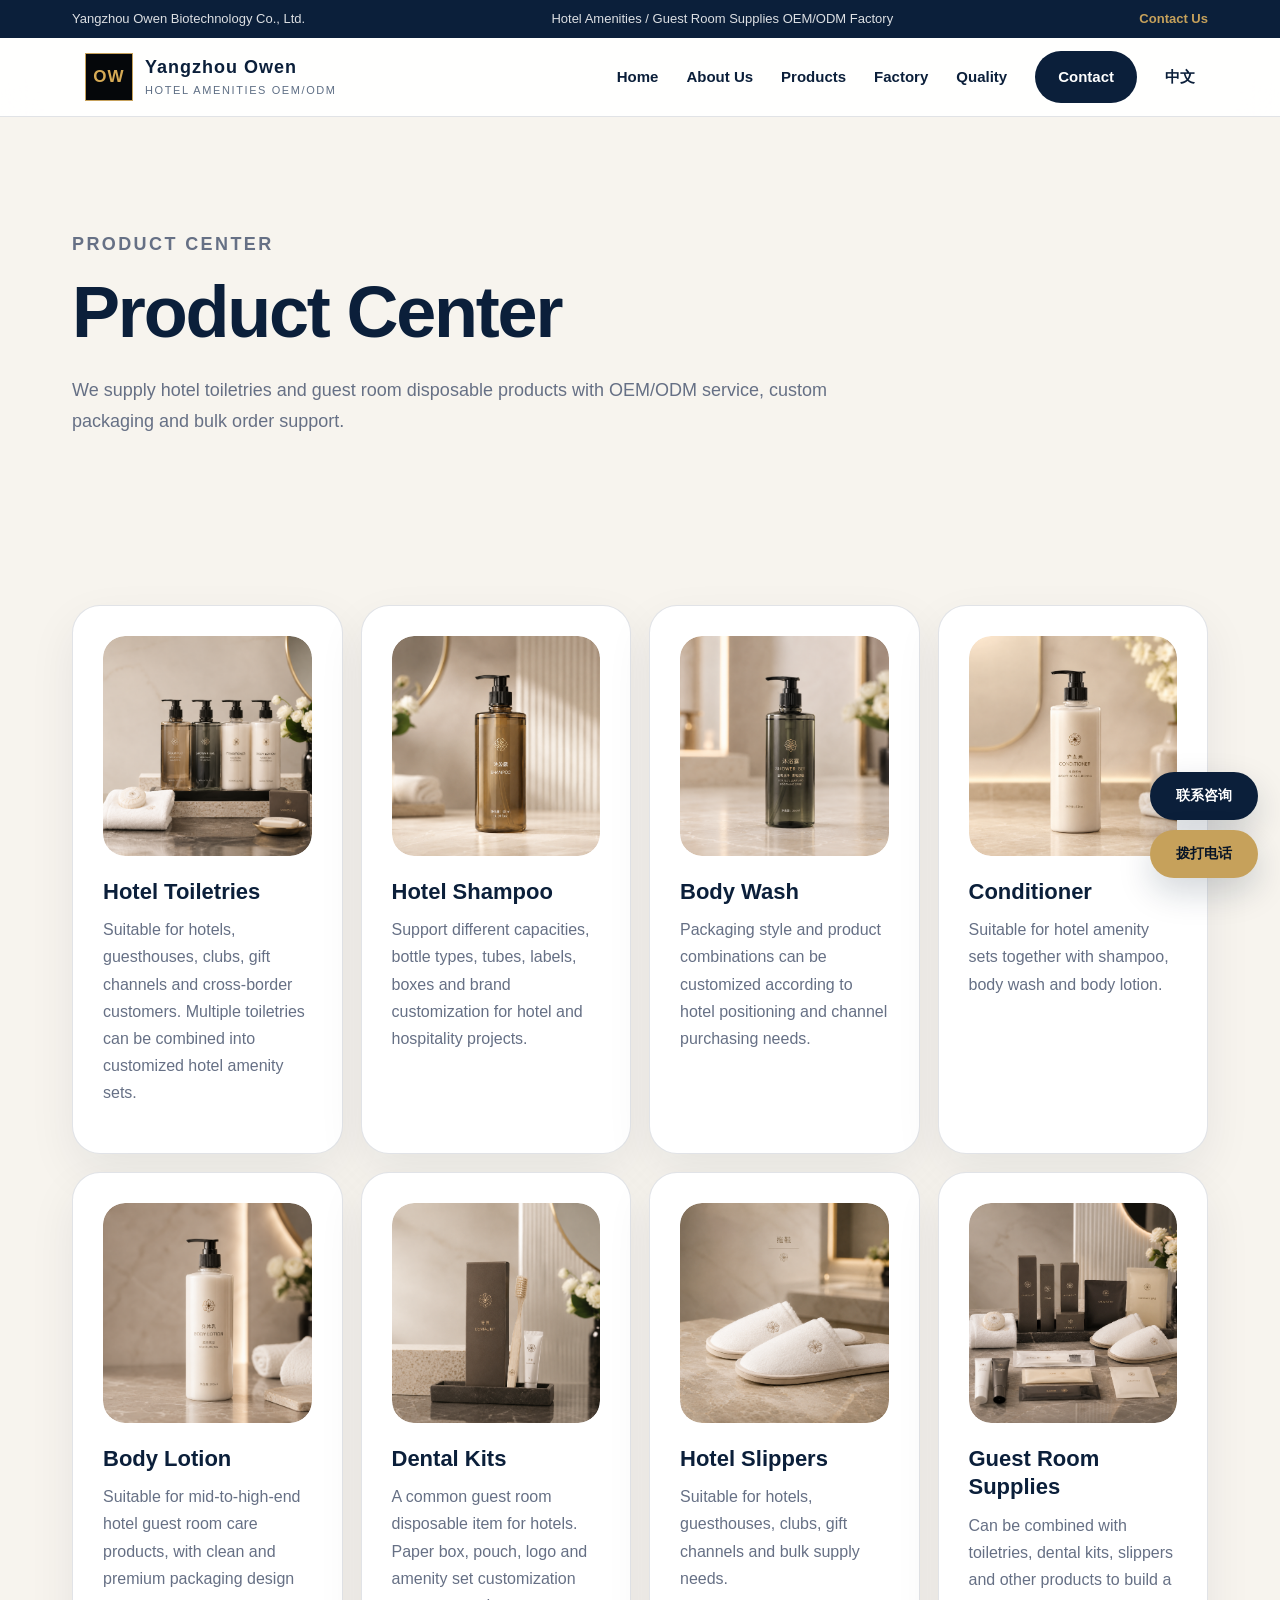
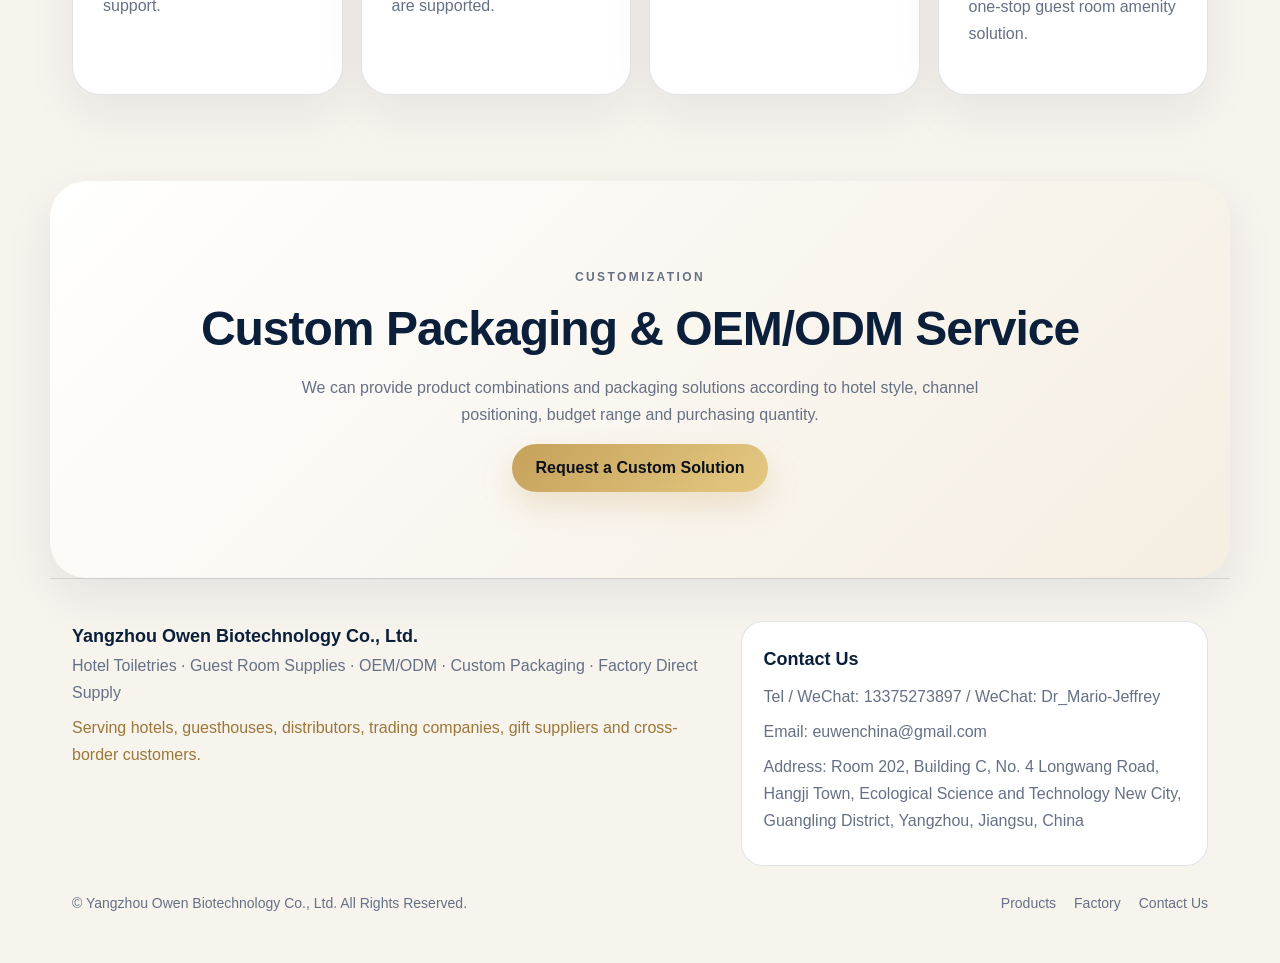
<file: en/products.html>
<!DOCTYPE html>
<html lang="en">
<head>
  <meta charset="UTF-8" />
  <meta name="viewport" content="width=device-width, initial-scale=1.0" />

  <title>Products | Hotel Amenities & Toiletries OEM/ODM Factory | Yangzhou Owen</title>
  <meta name="description" content="Explore Yangzhou Owen hotel amenities and toiletries products, including hotel shampoo, body wash, conditioner, body lotion, dental kits, slippers and guest room supplies. OEM/ODM, custom packaging and bulk orders are supported." />
  <meta name="keywords" content="hotel amenities, hotel toiletries, hotel shampoo, hotel body wash, hotel conditioner, hotel body lotion, dental kits, hotel slippers, guest room supplies, OEM, ODM, custom packaging, hotel amenities factory" />
  <meta name="author" content="Yangzhou Owen Biotechnology Co., Ltd." />
  <meta name="robots" content="index,follow" />

  <link rel="canonical" href="https://www.yzowen.com/en/products.html" />
  <link rel="alternate" hreflang="zh-CN" href="https://www.yzowen.com/products.html" />
  <link rel="alternate" hreflang="en" href="https://www.yzowen.com/en/products.html" />
  <link rel="alternate" hreflang="x-default" href="https://www.yzowen.com/products.html" />

  <meta property="og:type" content="website" />
  <meta property="og:title" content="Products | Hotel Amenities & Toiletries OEM/ODM Factory" />
  <meta property="og:description" content="Hotel toiletries, shampoo, body wash, conditioner, body lotion, dental kits, slippers and guest room supplies. OEM/ODM and custom packaging are supported." />
  <meta property="og:site_name" content="Yangzhou Owen Biotechnology Co., Ltd." />

  <link rel="stylesheet" href="/styles.css" />
  <link rel="icon" type="image/png" href="/assets/favicon.png" />
</head>

<body>
  <header class="header">
    <div class="top-contact">
      <div class="top-contact-inner">
        <span>Yangzhou Owen Biotechnology Co., Ltd.</span>
        <span>Hotel Amenities / Guest Room Supplies OEM/ODM Factory</span>
        <a href="/en/contact.html">Contact Us</a>
      </div>
    </div>

    <nav class="site-nav">
      <a class="brand" href="/en/" aria-label="Back to homepage">
        <span class="brand-mark">OW</span>
        <span class="brand-text">
          <strong>Yangzhou Owen</strong>
          <small>HOTEL AMENITIES OEM/ODM</small>
        </span>
      </a>

      <button class="menu-btn" id="menuBtn" aria-label="Open navigation menu">☰</button>

      <div class="nav-links" id="navLinks">
        <a href="/en/">Home</a>
        <a href="/en/about.html">About Us</a>
        <a href="/en/products.html">Products</a>
        <a href="/en/factory.html">Factory</a>
        <a href="/en/quality.html">Quality</a>
        <a href="/en/contact.html" class="nav-cta">Contact</a>
        <a href="/products.html">中文</a>
      </div>
    </nav>
  </header>

  <main>
    <section class="page-hero">
      <p class="eyebrow">PRODUCT CENTER</p>
      <h1>Product Center</h1>
      <p>We supply hotel toiletries and guest room disposable products with OEM/ODM service, custom packaging and bulk order support.</p>
    </section>

    <section class="section">
      <div class="product-grid">
        <article class="product-card">
          <div class="product-img product-photo">
            <img src="/assets/product-amenities.png" alt="Hotel amenities product set">
          </div>
          <h3>Hotel Toiletries</h3>
          <p>Suitable for hotels, guesthouses, clubs, gift channels and cross-border customers. Multiple toiletries can be combined into customized hotel amenity sets.</p>
        </article>

        <article class="product-card">
          <div class="product-img product-photo">
            <img src="/assets/product-shampoo.png" alt="Hotel shampoo product">
          </div>
          <h3>Hotel Shampoo</h3>
          <p>Support different capacities, bottle types, tubes, labels, boxes and brand customization for hotel and hospitality projects.</p>
        </article>

        <article class="product-card">
          <div class="product-img product-photo">
            <img src="/assets/product-shower-gel.png" alt="Hotel body wash product">
          </div>
          <h3>Body Wash</h3>
          <p>Packaging style and product combinations can be customized according to hotel positioning and channel purchasing needs.</p>
        </article>

        <article class="product-card">
          <div class="product-img product-photo">
            <img src="/assets/product-conditioner.png" alt="Hotel conditioner product">
          </div>
          <h3>Conditioner</h3>
          <p>Suitable for hotel amenity sets together with shampoo, body wash and body lotion.</p>
        </article>

        <article class="product-card">
          <div class="product-img product-photo">
            <img src="/assets/product-body-lotion.png" alt="Hotel body lotion product">
          </div>
          <h3>Body Lotion</h3>
          <p>Suitable for mid-to-high-end hotel guest room care products, with clean and premium packaging design support.</p>
        </article>

        <article class="product-card">
          <div class="product-img product-photo">
            <img src="/assets/product-dental-kit.png" alt="Hotel dental kit product">
          </div>
          <h3>Dental Kits</h3>
          <p>A common guest room disposable item for hotels. Paper box, pouch, logo and amenity set customization are supported.</p>
        </article>

        <article class="product-card">
          <div class="product-img product-photo">
            <img src="/assets/product-slippers.png" alt="Hotel slippers product">
          </div>
          <h3>Hotel Slippers</h3>
          <p>Suitable for hotels, guesthouses, clubs, gift channels and bulk supply needs.</p>
        </article>

        <article class="product-card">
          <div class="product-img product-photo">
            <img src="/assets/product-room-supply.png" alt="Guest room disposable supplies set">
          </div>
          <h3>Guest Room Supplies</h3>
          <p>Can be combined with toiletries, dental kits, slippers and other products to build a one-stop guest room amenity solution.</p>
        </article>
      </div>
    </section>

    <section class="section cta">
      <p class="eyebrow">CUSTOMIZATION</p>
      <h2>Custom Packaging & OEM/ODM Service</h2>
      <p>We can provide product combinations and packaging solutions according to hotel style, channel positioning, budget range and purchasing quantity.</p>
      <a class="btn btn-gold" href="/en/contact.html">Request a Custom Solution</a>
    </section>
  </main>

  <footer class="footer">
    <div class="footer-main">
      <div>
        <strong>Yangzhou Owen Biotechnology Co., Ltd.</strong>
        <p>Hotel Toiletries · Guest Room Supplies · OEM/ODM · Custom Packaging · Factory Direct Supply</p>
        <p class="footer-note">Serving hotels, guesthouses, distributors, trading companies, gift suppliers and cross-border customers.</p>
      </div>

      <div class="footer-contact">
        <p><strong>Contact Us</strong></p>
        <p>Tel / WeChat: 13375273897 / WeChat: Dr_Mario-Jeffrey</p>
        <p>Email: euwenchina@gmail.com</p>
        <p>Address: Room 202, Building C, No. 4 Longwang Road, Hangji Town, Ecological Science and Technology New City, Guangling District, Yangzhou, Jiangsu, China</p>
      </div>
    </div>

    <div class="footer-bottom">
      <span>© Yangzhou Owen Biotechnology Co., Ltd. All Rights Reserved.</span>
      <div class="footer-links">
        <a href="/en/products.html">Products</a>
        <a href="/en/factory.html">Factory</a>
        <a href="/en/contact.html">Contact Us</a>
      </div>
    </div>
  </footer>

  <script src="/script.js"></script>
</body>
</html>
</file>
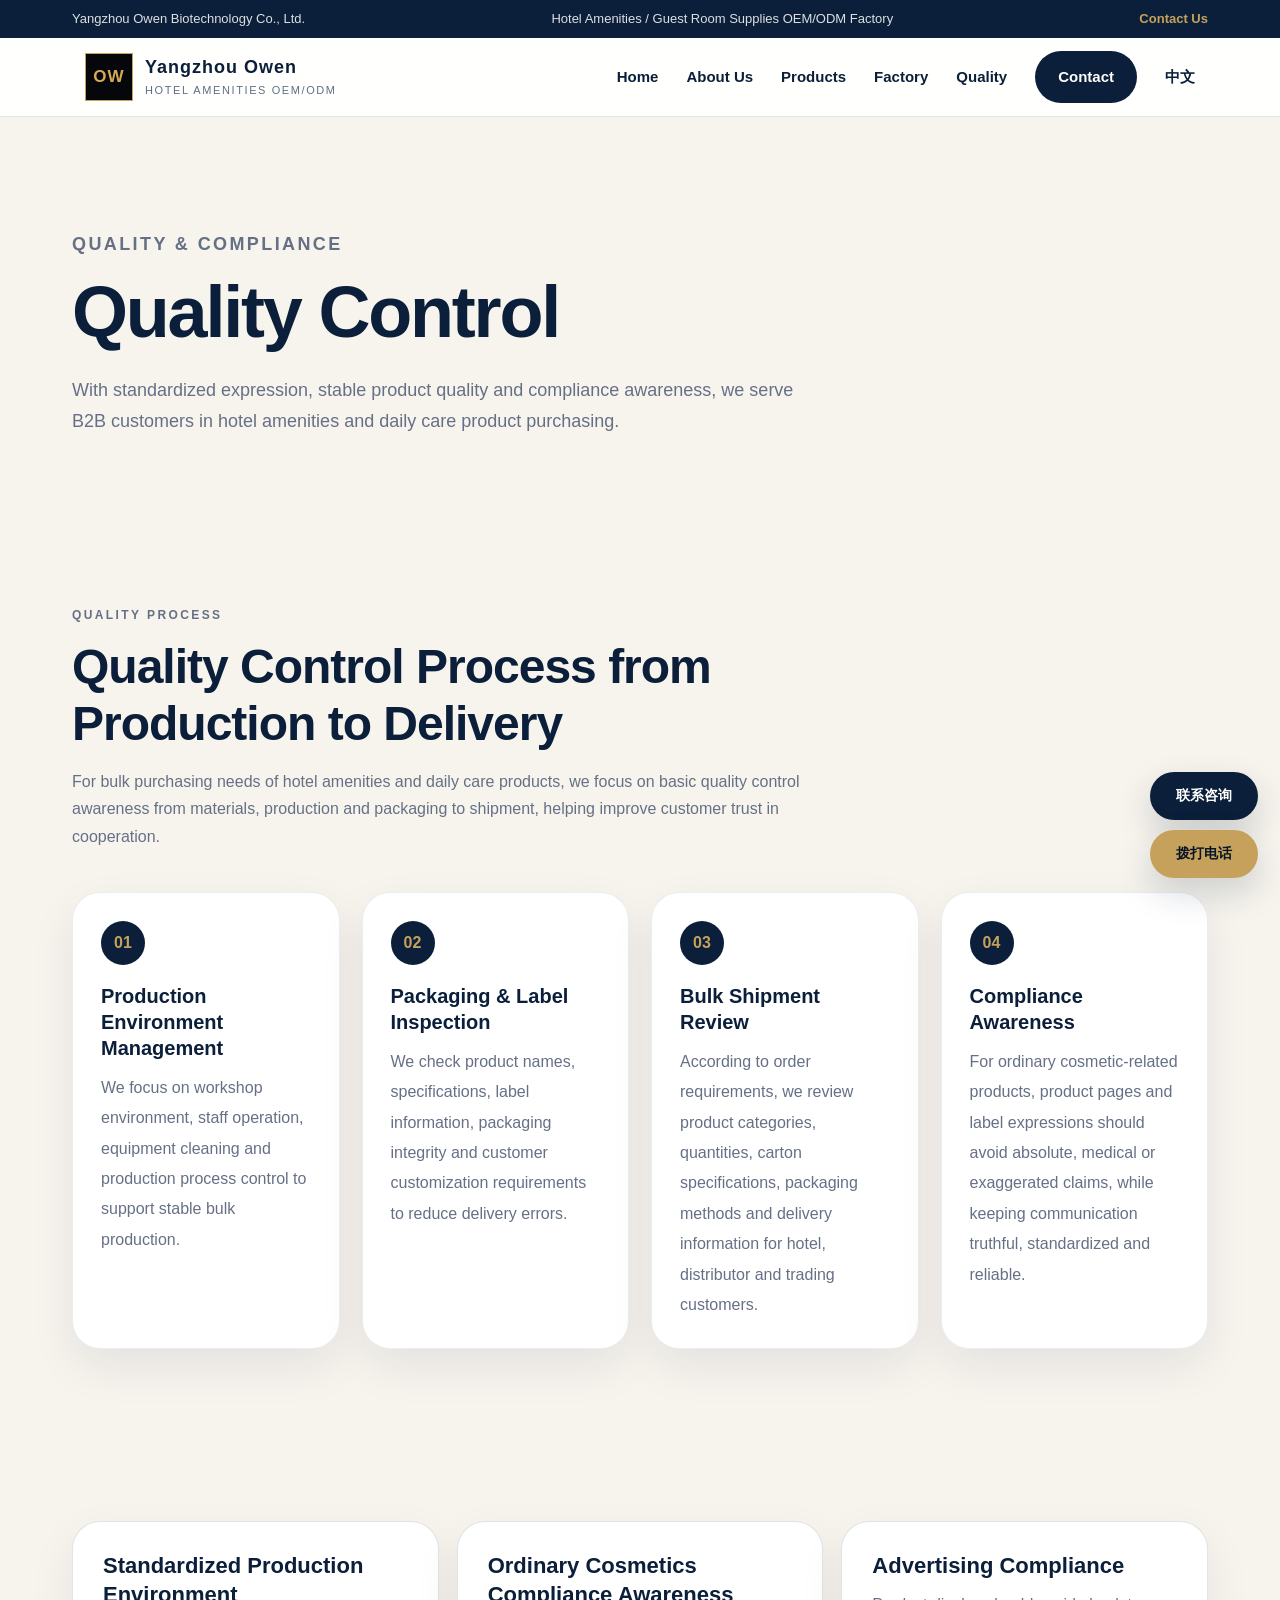
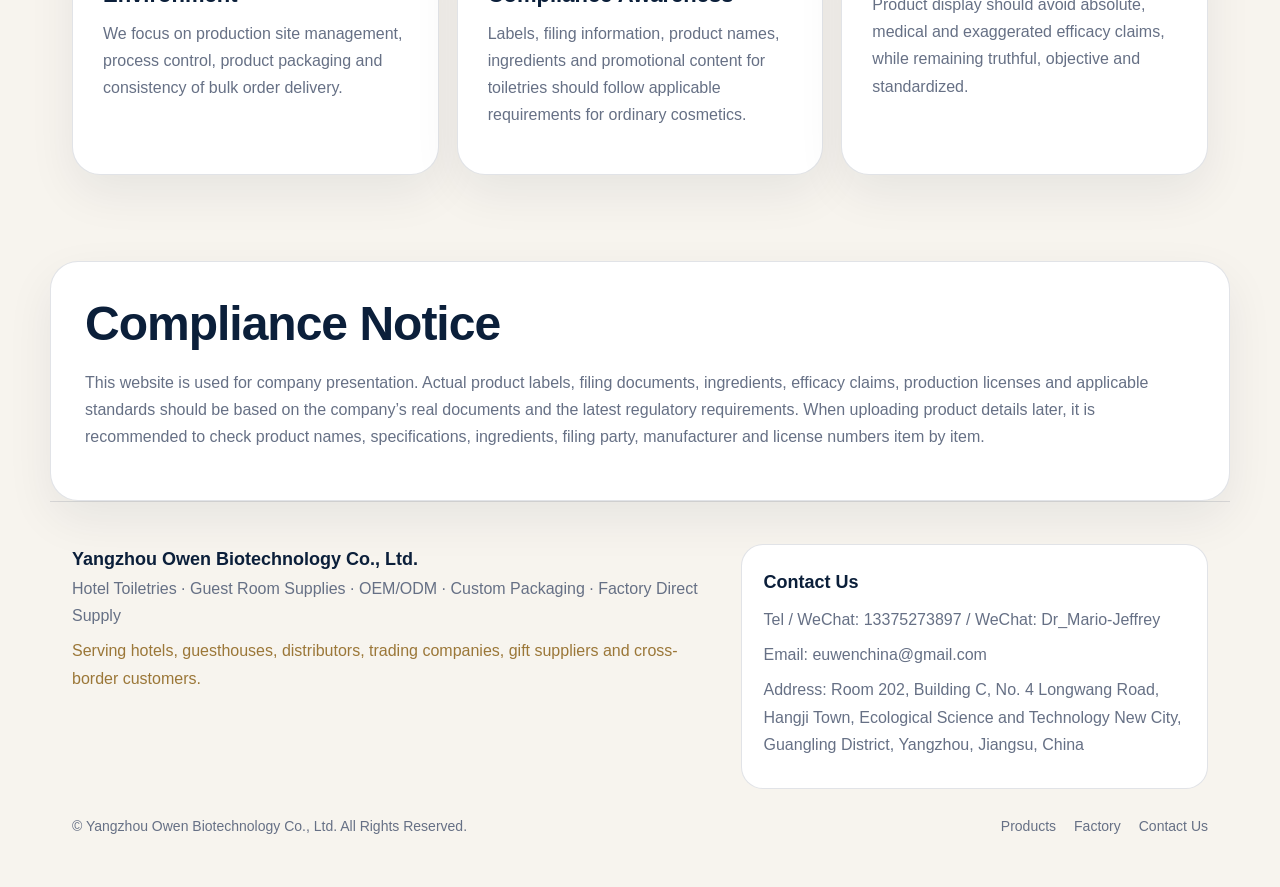
<file: en/quality.html>
<!DOCTYPE html>
<html lang="en">
<head>
  <meta charset="UTF-8" />
  <meta name="viewport" content="width=device-width, initial-scale=1.0" />

  <title>Quality Control | Hotel Amenities & Toiletries OEM/ODM Factory | Yangzhou Owen</title>
  <meta name="description" content="Yangzhou Owen Biotechnology Co., Ltd. focuses on production environment management, packaging inspection, labeling review, compliance awareness and stable bulk order delivery for hotel amenities and toiletries projects." />
  <meta name="keywords" content="quality control, hotel amenities quality, hotel toiletries compliance, hotel shampoo OEM, hotel body wash OEM, packaging inspection, labeling review, OEM, ODM, custom packaging, hotel amenities factory" />
  <meta name="author" content="Yangzhou Owen Biotechnology Co., Ltd." />
  <meta name="robots" content="index,follow" />

  <link rel="canonical" href="https://www.yzowen.com/en/quality.html" />
  <link rel="alternate" hreflang="zh-CN" href="https://www.yzowen.com/quality.html" />
  <link rel="alternate" hreflang="en" href="https://www.yzowen.com/en/quality.html" />
  <link rel="alternate" hreflang="x-default" href="https://www.yzowen.com/quality.html" />

  <meta property="og:type" content="website" />
  <meta property="og:title" content="Quality Control | Hotel Amenities & Toiletries OEM/ODM Factory" />
  <meta property="og:description" content="Yangzhou Owen focuses on production environment management, packaging inspection, labeling review, compliance awareness and stable bulk order delivery for hotel amenities projects." />
  <meta property="og:site_name" content="Yangzhou Owen Biotechnology Co., Ltd." />

  <link rel="stylesheet" href="/styles.css" />
  <link rel="icon" type="image/png" href="/assets/favicon.png" />
</head>

<body>
  <header class="header">
    <div class="top-contact">
      <div class="top-contact-inner">
        <span>Yangzhou Owen Biotechnology Co., Ltd.</span>
        <span>Hotel Amenities / Guest Room Supplies OEM/ODM Factory</span>
        <a href="/en/contact.html">Contact Us</a>
      </div>
    </div>

    <nav class="site-nav">
      <a class="brand" href="/en/" aria-label="Back to homepage">
        <span class="brand-mark">OW</span>
        <span class="brand-text">
          <strong>Yangzhou Owen</strong>
          <small>HOTEL AMENITIES OEM/ODM</small>
        </span>
      </a>

      <button class="menu-btn" id="menuBtn" aria-label="Open navigation menu">☰</button>

      <div class="nav-links" id="navLinks">
        <a href="/en/">Home</a>
        <a href="/en/about.html">About Us</a>
        <a href="/en/products.html">Products</a>
        <a href="/en/factory.html">Factory</a>
        <a href="/en/quality.html">Quality</a>
        <a href="/en/contact.html" class="nav-cta">Contact</a>
        <a href="/quality.html">中文</a>
      </div>
    </nav>
  </header>

  <main>
    <section class="page-hero">
      <p class="eyebrow">QUALITY & COMPLIANCE</p>
      <h1>Quality Control</h1>
      <p>With standardized expression, stable product quality and compliance awareness, we serve B2B customers in hotel amenities and daily care product purchasing.</p>
    </section>

    <section class="section">
      <div class="section-head">
        <p class="eyebrow">QUALITY PROCESS</p>
        <h2>Quality Control Process from Production to Delivery</h2>
        <p>For bulk purchasing needs of hotel amenities and daily care products, we focus on basic quality control awareness from materials, production and packaging to shipment, helping improve customer trust in cooperation.</p>
      </div>

      <div class="process-grid">
        <div class="process-card">
          <span>01</span>
          <h3>Production Environment Management</h3>
          <p>We focus on workshop environment, staff operation, equipment cleaning and production process control to support stable bulk production.</p>
        </div>

        <div class="process-card">
          <span>02</span>
          <h3>Packaging & Label Inspection</h3>
          <p>We check product names, specifications, label information, packaging integrity and customer customization requirements to reduce delivery errors.</p>
        </div>

        <div class="process-card">
          <span>03</span>
          <h3>Bulk Shipment Review</h3>
          <p>According to order requirements, we review product categories, quantities, carton specifications, packaging methods and delivery information for hotel, distributor and trading customers.</p>
        </div>

        <div class="process-card">
          <span>04</span>
          <h3>Compliance Awareness</h3>
          <p>For ordinary cosmetic-related products, product pages and label expressions should avoid absolute, medical or exaggerated claims, while keeping communication truthful, standardized and reliable.</p>
        </div>
      </div>
    </section>

    <section class="section">
      <div class="grid three">
        <article class="card">
          <h3>Standardized Production Environment</h3>
          <p>We focus on production site management, process control, product packaging and consistency of bulk order delivery.</p>
        </article>

        <article class="card">
          <h3>Ordinary Cosmetics Compliance Awareness</h3>
          <p>Labels, filing information, product names, ingredients and promotional content for toiletries should follow applicable requirements for ordinary cosmetics.</p>
        </article>

        <article class="card">
          <h3>Advertising Compliance</h3>
          <p>Product display should avoid absolute, medical and exaggerated efficacy claims, while remaining truthful, objective and standardized.</p>
        </article>
      </div>
    </section>

    <section class="section notice">
      <h2>Compliance Notice</h2>
      <p>This website is used for company presentation. Actual product labels, filing documents, ingredients, efficacy claims, production licenses and applicable standards should be based on the company’s real documents and the latest regulatory requirements. When uploading product details later, it is recommended to check product names, specifications, ingredients, filing party, manufacturer and license numbers item by item.</p>
    </section>
  </main>

  <footer class="footer">
    <div class="footer-main">
      <div>
        <strong>Yangzhou Owen Biotechnology Co., Ltd.</strong>
        <p>Hotel Toiletries · Guest Room Supplies · OEM/ODM · Custom Packaging · Factory Direct Supply</p>
        <p class="footer-note">Serving hotels, guesthouses, distributors, trading companies, gift suppliers and cross-border customers.</p>
      </div>

      <div class="footer-contact">
        <p><strong>Contact Us</strong></p>
        <p>Tel / WeChat: 13375273897 / WeChat: Dr_Mario-Jeffrey</p>
        <p>Email: euwenchina@gmail.com</p>
        <p>Address: Room 202, Building C, No. 4 Longwang Road, Hangji Town, Ecological Science and Technology New City, Guangling District, Yangzhou, Jiangsu, China</p>
      </div>
    </div>

    <div class="footer-bottom">
      <span>© Yangzhou Owen Biotechnology Co., Ltd. All Rights Reserved.</span>
      <div class="footer-links">
        <a href="/en/products.html">Products</a>
        <a href="/en/factory.html">Factory</a>
        <a href="/en/contact.html">Contact Us</a>
      </div>
    </div>
  </footer>

  <script src="/script.js"></script>
</body>
</html>
</file>
<file: styles.css>
/* 
  项目：扬州欧雯生物科技有限公司静态独立站
  风格：高端酒店用品 / 国际化 / 简洁大气 / 白色黑色金色深蓝色
*/

:root {
  --white: #ffffff;
  --ivory: #f7f4ee;
  --navy: #0b1f3a;
  --navy-2: #102b4c;
  --black: #0b0f17;
  --text: #1f2937;
  --muted: #667085;
  --gold: #c6a15b;
  --gold-2: #9b7738;
  --line: rgba(11, 31, 58, 0.12);
  --shadow: 0 24px 70px rgba(11, 31, 58, 0.14);
  --radius: 28px;
}

* {
  box-sizing: border-box;
}

html {
  scroll-behavior: smooth;
}

body {
  margin: 0;
  font-family: "Microsoft YaHei", "PingFang SC", Arial, sans-serif;
  background: var(--ivory);
  color: var(--text);
  line-height: 1.7;
}

a {
  color: inherit;
  text-decoration: none;
}

img {
  max-width: 100%;
  display: block;
}

.header {
  position: sticky;
  top: 0;
  z-index: 99;
  background: rgba(255, 255, 255, 0.92);
  backdrop-filter: blur(18px);
  border-bottom: 1px solid var(--line);
}

.top-contact {
  background: var(--navy);
  color: rgba(255, 255, 255, 0.86);
  font-size: 13px;
}

.top-contact-inner {
  max-width: 1180px;
  margin: 0 auto;
  padding: 8px 22px;
  display: flex;
  align-items: center;
  justify-content: space-between;
  gap: 16px;
}

.top-contact a {
  color: var(--gold);
  font-weight: 800;
}

.site-nav {
  max-width: 1180px;
  margin: 0 auto;
  padding: 15px 22px;
  display: flex;
  align-items: center;
  justify-content: space-between;
}

.brand {
  display: flex;
  align-items: center;
  gap: 12px;
}

.brand-mark {
  width: 48px;
  height: 48px;
  display: grid;
  place-items: center;
  border: 1px solid var(--gold);
  background: var(--black);
  color: var(--gold);
  font-weight: 900;
  letter-spacing: 1px;
}

.brand-text strong,
.brand-text small {
  display: block;
}

.brand-text strong {
  color: var(--navy);
  font-size: 17px;
  letter-spacing: 1px;
}

.brand-text small {
  color: var(--muted);
  font-size: 11px;
  letter-spacing: 1.2px;
}

.nav-links {
  display: flex;
  align-items: center;
  gap: 22px;
  font-size: 14px;
}

.nav-links a {
  color: var(--navy);
  font-weight: 700;
}

.nav-links a:hover {
  color: var(--gold-2);
}

.nav-cta {
  padding: 9px 16px;
  border-radius: 999px;
  background: var(--navy);
  color: white !important;
}

.menu-btn {
  display: none;
  border: 0;
  background: transparent;
  color: var(--navy);
  font-size: 28px;
  cursor: pointer;
}

.hero {
  max-width: 1180px;
  min-height: 760px;
  margin: 0 auto;
  padding: 84px 22px;
  display: grid;
  grid-template-columns: 1.08fr 0.92fr;
  align-items: center;
  gap: 54px;
}

.eyebrow {
  margin: 0 0 14px;
  color: var(--gold-2);
  font-size: 12px;
  font-weight: 900;
  letter-spacing: 2.4px;
  text-transform: uppercase;
}

h1,
h2,
h3,
p {
  margin-top: 0;
}

h1 {
  margin-bottom: 24px;
  color: var(--navy);
  font-size: clamp(42px, 5.8vw, 72px);
  line-height: 1.08;
  letter-spacing: -2.2px;
}

h2 {
  margin-bottom: 16px;
  color: var(--navy);
  font-size: clamp(30px, 4vw, 48px);
  line-height: 1.18;
  letter-spacing: -1px;
}

h3 {
  margin-bottom: 10px;
  color: var(--navy);
  font-size: 22px;
  line-height: 1.3;
}

.lead,
.section-head p,
.card p,
.feature-card p,
.product-card p,
.contact-panel p,
.notice p,
.two-col p,
.intro-band p {
  color: var(--muted);
}

.lead {
  max-width: 760px;
  font-size: 18px;
}

.hero-actions {
  display: flex;
  flex-wrap: wrap;
  gap: 14px;
  margin: 34px 0 26px;
}

.btn {
  display: inline-flex;
  align-items: center;
  justify-content: center;
  min-height: 48px;
  padding: 0 24px;
  border-radius: 999px;
  font-weight: 900;
  transition: 0.25s ease;
}

.btn-gold {
  background: linear-gradient(135deg, var(--gold), #e4c982);
  color: var(--black);
  box-shadow: 0 14px 30px rgba(198, 161, 91, 0.25);
}

.btn-gold:hover {
  transform: translateY(-2px);
  box-shadow: 0 18px 42px rgba(198, 161, 91, 0.35);
}

.btn-outline {
  background: rgba(255, 255, 255, 0.72);
  border: 1px solid var(--line);
  color: var(--navy);
}

.tags {
  display: flex;
  flex-wrap: wrap;
  gap: 10px;
}

.tags span {
  padding: 8px 14px;
  border: 1px solid rgba(198, 161, 91, 0.42);
  border-radius: 999px;
  background: rgba(255, 255, 255, 0.62);
  color: var(--navy);
  font-size: 13px;
  font-weight: 700;
}

.visual-card {
  position: relative;
  height: 500px;
  overflow: hidden;
  padding: 34px;
  border: 1px solid rgba(198, 161, 91, 0.28);
  border-radius: 38px;
  background:
    radial-gradient(circle at 28% 20%, rgba(255,255,255,0.86), transparent 24%),
    linear-gradient(145deg, var(--navy), var(--black) 42%, #223653);
  box-shadow: var(--shadow);
}

.visual-card::before {
  content: "";
  position: absolute;
  inset: 34px;
  border-radius: 30px;
  background:
    radial-gradient(circle at 26% 20%, rgba(255,255,255,0.9), transparent 28%),
    linear-gradient(135deg, #f8f3e9, #d8bd7d 54%, #13243d);
}

.bottle,
.pack {
  position: absolute;
}

.bottle {
  bottom: 116px;
  z-index: 2;
  border: 1px solid rgba(255,255,255,0.78);
  border-radius: 28px 28px 18px 18px;
  background: linear-gradient(90deg, rgba(255,255,255,0.86), rgba(255,255,255,0.28));
  box-shadow: 0 28px 80px rgba(0, 0, 0, 0.22);
}

.bottle::before {
  content: "";
  position: absolute;
  top: -35px;
  left: 50%;
  width: 42%;
  height: 38px;
  transform: translateX(-50%);
  background: #fff6e6;
  border-radius: 12px 12px 4px 4px;
}

.bottle::after {
  content: "OWEN";
  position: absolute;
  top: 46%;
  left: 50%;
  transform: translate(-50%, -50%);
  color: rgba(11, 31, 58, 0.72);
  font-weight: 900;
  letter-spacing: 4px;
}

.bottle-1 {
  left: 96px;
  width: 150px;
  height: 292px;
}

.bottle-2 {
  right: 70px;
  width: 110px;
  height: 222px;
  opacity: 0.86;
}

.pack {
  left: 44px;
  bottom: 100px;
  width: 142px;
  height: 90px;
  z-index: 3;
  border-radius: 20px;
  background: rgba(11, 15, 23, 0.92);
  border: 1px solid rgba(198, 161, 91, 0.48);
  box-shadow: 0 22px 60px rgba(0, 0, 0, 0.28);
}

.visual-label {
  position: absolute;
  left: 34px;
  right: 34px;
  bottom: 30px;
  z-index: 4;
  padding: 18px;
  border-radius: 20px;
  background: rgba(11, 15, 23, 0.72);
  color: white;
  backdrop-filter: blur(10px);
}

.visual-label strong,
.visual-label span {
  display: block;
}

.visual-label span {
  color: rgba(255,255,255,0.72);
  font-size: 13px;
}

.section,
.page-hero {
  max-width: 1180px;
  margin: 0 auto;
  padding: 86px 22px;
}

.page-hero {
  padding-top: 112px;
  padding-bottom: 64px;
}

.page-hero p {
  max-width: 760px;
  color: var(--muted);
  font-size: 18px;
}

.intro-band {
  display: grid;
  grid-template-columns: 0.95fr 1.05fr;
  gap: 40px;
  align-items: center;
  padding-top: 42px;
  padding-bottom: 42px;
  border-top: 1px solid var(--line);
  border-bottom: 1px solid var(--line);
}

.section-head {
  max-width: 780px;
  margin-bottom: 42px;
}

.grid {
  display: grid;
  gap: 18px;
}

.grid.two {
  grid-template-columns: repeat(2, 1fr);
}

.grid.three {
  grid-template-columns: repeat(3, 1fr);
}

.grid.five {
  grid-template-columns: repeat(5, 1fr);
}

.card,
.feature-card,
.product-card,
.contact-panel,
.contact-form,
.notice {
  background: var(--white);
  border: 1px solid var(--line);
  border-radius: var(--radius);
  box-shadow: 0 18px 48px rgba(11, 31, 58, 0.07);
}

.card,
.feature-card,
.product-card {
  padding: 30px;
}

.num {
  display: inline-grid;
  place-items: center;
  width: 48px;
  height: 48px;
  margin-bottom: 22px;
  border-radius: 50%;
  background: var(--navy);
  color: var(--gold);
  font-weight: 900;
}

.dark-section {
  max-width: none;
  padding-left: max(22px, calc((100vw - 1180px) / 2));
  padding-right: max(22px, calc((100vw - 1180px) / 2));
  background: var(--navy);
  color: white;
}

.dark-section h2 {
  color: white;
}

.dark-section .section-head p {
  color: rgba(255,255,255,0.7);
}

.product-strip {
  display: grid;
  grid-template-columns: repeat(4, 1fr);
  gap: 14px;
}

.product-strip a {
  padding: 22px 14px;
  text-align: center;
  border: 1px solid rgba(198, 161, 91, 0.26);
  border-radius: 22px;
  background: rgba(255,255,255,0.08);
  color: white;
  font-weight: 900;
}

.cta {
  text-align: center;
  border-radius: 36px;
  background:
    linear-gradient(135deg, rgba(255,255,255,0.84), rgba(198,161,91,0.18)),
    var(--white);
  box-shadow: 0 18px 48px rgba(11, 31, 58, 0.08);
}

.cta p {
  max-width: 720px;
  margin-left: auto;
  margin-right: auto;
  color: var(--muted);
}

.two-col,
.contact-layout {
  display: grid;
  grid-template-columns: 1fr 1fr;
  gap: 34px;
  align-items: stretch;
}

.image-box {
  min-height: 360px;
  display: grid;
  place-items: center;
  padding: 30px;
  border: 1px dashed rgba(198, 161, 91, 0.76);
  border-radius: 32px;
  background:
    linear-gradient(135deg, rgba(255,255,255,0.72), rgba(11,31,58,0.08)),
    repeating-linear-gradient(45deg, rgba(255,255,255,0.42), rgba(255,255,255,0.42) 10px, transparent 10px, transparent 20px);
  color: var(--gold-2);
  text-align: center;
  font-weight: 900;
}

.image-box span,
.image-box small {
  display: block;
}

.image-box small {
  margin-top: 8px;
  color: var(--muted);
  font-weight: 400;
}

.product-grid {
  display: grid;
  grid-template-columns: repeat(4, 1fr);
  gap: 18px;
}

.product-img {
  height: 170px;
  margin-bottom: 22px;
  border-radius: 22px;
  display: grid;
  place-items: center;
  color: var(--gold);
  background:
    radial-gradient(circle at 35% 25%, rgba(255,255,255,0.82), transparent 28%),
    linear-gradient(135deg, var(--navy), var(--black), #293c59);
  font-size: 13px;
  font-weight: 900;
  letter-spacing: 1.2px;
}

.notice {
  padding: 34px;
}

.contact-panel,
.contact-form {
  padding: 36px;
}

.contact-list {
  margin-top: 24px;
}

.contact-list p {
  margin-bottom: 10px;
}

.contact-form {
  display: grid;
  gap: 14px;
}

.contact-form input,
.contact-form textarea {
  width: 100%;
  padding: 15px 16px;
  border: 1px solid var(--line);
  border-radius: 16px;
  outline: none;
  font: inherit;
}

.contact-form textarea {
  min-height: 170px;
  resize: vertical;
}

.contact-form input:focus,
.contact-form textarea:focus {
  border-color: var(--gold);
}

.form-note {
  margin-bottom: 0;
  color: var(--muted);
  font-size: 13px;
}

.footer {
  max-width: 1180px;
  margin: 0 auto;
  padding: 42px 22px 48px;
  border-top: 1px solid var(--line);
}

.footer-main {
  display: grid;
  grid-template-columns: 1.15fr 0.85fr;
  gap: 36px;
  margin-bottom: 26px;
}

.footer strong {
  color: var(--navy);
  font-size: 18px;
}

.footer p {
  margin-bottom: 8px;
  color: var(--muted);
}

.footer-note {
  color: var(--gold-2) !important;
}

.footer-contact {
  padding: 22px;
  border-radius: 22px;
  background: var(--white);
  border: 1px solid var(--line);
}

.footer-bottom {
  display: flex;
  justify-content: space-between;
  gap: 22px;
  color: var(--muted);
  font-size: 14px;
}

.footer-links {
  display: flex;
  gap: 18px;
  flex-wrap: wrap;
}

.footer-links a:hover {
  color: var(--gold-2);
}

@media (max-width: 1080px) {
  .grid.five,
  .product-grid {
    grid-template-columns: repeat(2, 1fr);
  }

  .product-strip {
    grid-template-columns: repeat(2, 1fr);
  }
}

@media (max-width: 920px) {
  .top-contact-inner {
    flex-direction: column;
    align-items: flex-start;
    gap: 4px;
  }

  .menu-btn {
    display: block;
  }

  .nav-links {
    position: absolute;
    top: 112px;
    left: 16px;
    right: 16px;
    display: none;
    flex-direction: column;
    align-items: flex-start;
    gap: 14px;
    padding: 20px;
    border-radius: 24px;
    background: white;
    box-shadow: var(--shadow);
  }

  .nav-links.open {
    display: flex;
  }

  .hero,
  .intro-band,
  .two-col,
  .contact-layout,
  .footer-main {
    grid-template-columns: 1fr;
  }

  .hero {
    min-height: auto;
    padding-top: 64px;
  }

  .visual-card {
    height: 420px;
  }

  .grid.three {
    grid-template-columns: repeat(2, 1fr);
  }

  .footer-bottom {
    flex-direction: column;
  }
}

@media (max-width: 640px) {
  .site-nav {
    padding: 14px 18px;
  }

  .brand-mark {
    width: 42px;
    height: 42px;
  }

  .brand-text small {
    display: none;
  }

  .nav-links {
    top: 118px;
  }

  .hero,
  .section,
  .page-hero {
    padding-left: 18px;
    padding-right: 18px;
  }

  .hero {
    padding-top: 54px;
    padding-bottom: 54px;
  }

  .section,
  .page-hero {
    padding-top: 62px;
    padding-bottom: 62px;
  }

  h1 {
    font-size: 39px;
    letter-spacing: -1.2px;
  }

  h2 {
    font-size: 30px;
  }

  .grid.five,
  .grid.three,
  .grid.two,
  .product-grid,
  .product-strip {
    grid-template-columns: 1fr;
  }

  .visual-card {
    height: 360px;
    padding: 18px;
    border-radius: 28px;
  }

  .visual-card::before {
    inset: 18px;
  }

  .bottle-1 {
    left: 58px;
    width: 130px;
    height: 246px;
  }

  .bottle-2 {
    right: 42px;
    width: 92px;
    height: 186px;
  }

  .pack {
    left: 34px;
    width: 120px;
  }

  .visual-label {
    left: 18px;
    right: 18px;
    bottom: 18px;
  }

  .card,
  .feature-card,
  .product-card,
  .contact-panel,
  .contact-form,
  .notice {
    padding: 24px;
    border-radius: 24px;
  }
}
/* 首页真实产品主图 */
.hero-image-card {
  position: relative;
  overflow: hidden;
  min-height: 500px;
  border-radius: 38px;
  border: 1px solid rgba(198, 161, 91, 0.28);
  box-shadow: var(--shadow);
  background: var(--navy);
}

.hero-image-card img {
  width: 100%;
  height: 500px;
  object-fit: cover;
  object-position: 62% center;
  display: block;
}

.hero-image-card .visual-label {
  position: absolute;
  left: 34px;
  right: 34px;
  bottom: 30px;
  z-index: 4;
  padding: 18px;
  border-radius: 20px;
  background: rgba(11, 15, 23, 0.72);
  color: white;
  backdrop-filter: blur(10px);
}

.hero-image-card .visual-label strong,
.hero-image-card .visual-label span {
  display: block;
}

.hero-image-card .visual-label span {
  color: rgba(255, 255, 255, 0.72);
  font-size: 13px;
}

@media (max-width: 640px) {
  .hero-image-card {
    min-height: 360px;
    border-radius: 28px;
  }

  .hero-image-card img {
    height: 360px;
  }

  .hero-image-card .visual-label {
    left: 18px;
    right: 18px;
    bottom: 18px;
  }
}
/* 产品中心真实产品图片 */
.product-photo {
  padding: 0;
  overflow: hidden;
  background: #ffffff;
}

.product-photo img {
  width: 100%;
  height: 100%;
  min-height: 170px;
  object-fit: cover;
  object-position: center;
  display: block;
  border-radius: 22px;
}
/* 产品中心图片尺寸优化 */
.product-card .product-photo {
  height: 220px;
  margin-bottom: 22px;
  padding: 0;
  overflow: hidden;
  border-radius: 22px;
  background: #ffffff;
}

.product-card .product-photo img {
  width: 100%;
  height: 100%;
  min-height: 220px;
  object-fit: cover;
  object-position: center;
  display: block;
  border-radius: 22px;
}
/* 工厂实力图片展示 */
.factory-gallery {
  display: grid;
  grid-template-columns: repeat(2, 1fr);
  gap: 14px;
}

.factory-gallery img {
  width: 100%;
  height: 170px;
  object-fit: cover;
  object-position: center;
  display: block;
  border-radius: 22px;
  box-shadow: 0 12px 32px rgba(11, 31, 58, 0.12);
}

@media (max-width: 640px) {
  .factory-gallery {
    grid-template-columns: 1fr;
  }

  .factory-gallery img {
    height: 220px;
  }
}
/* 联系我们二维码 */
.qrcode-box {
  margin-top: 22px;
  padding: 18px;
  border-radius: 22px;
  background: #ffffff;
  border: 1px solid rgba(11, 31, 58, 0.12);
  display: inline-flex;
  flex-direction: column;
  align-items: center;
  gap: 10px;
}

.qrcode-box img {
  width: 150px;
  height: 150px;
  object-fit: contain;
  display: block;
  border-radius: 12px;
}

.qrcode-box span {
  color: var(--navy);
  font-size: 14px;
  font-weight: 800;
}
/* 联系我们二维码 */
.qrcode-box {
  margin-top: 22px;
  padding: 18px;
  border-radius: 22px;
  background: #ffffff;
  border: 1px solid rgba(11, 31, 58, 0.12);
  display: inline-flex;
  flex-direction: column;
  align-items: center;
  gap: 10px;
}

.qrcode-box img {
  width: 150px;
  height: 150px;
  object-fit: contain;
  display: block;
  border-radius: 12px;
}

.qrcode-box span {
  color: var(--navy);
  font-size: 14px;
  font-weight: 800;
}
/* 关于我们企业图片 */
.about-image-card {
  width: 100%;
  overflow: hidden;
  border-radius: 32px;
  border: 1px solid rgba(198, 161, 91, 0.28);
  box-shadow: 0 18px 45px rgba(11, 31, 58, 0.12);
  background: #ffffff;
}

.about-image-card img {
  width: 100%;
  height: 420px;
  object-fit: cover;
  object-position: center;
  display: block;
}

@media (max-width: 640px) {
  .about-image-card img {
    height: 300px;
  }
}
/* 质量合规流程模块 */
.process-grid {
  display: grid;
  grid-template-columns: repeat(4, 1fr);
  gap: 22px;
}

.process-card {
  padding: 28px;
  border-radius: 28px;
  background: #ffffff;
  border: 1px solid rgba(11, 31, 58, 0.08);
  box-shadow: 0 18px 45px rgba(11, 31, 58, 0.08);
}

.process-card span {
  display: inline-flex;
  width: 44px;
  height: 44px;
  border-radius: 50%;
  align-items: center;
  justify-content: center;
  background: var(--navy);
  color: var(--gold);
  font-weight: 900;
  margin-bottom: 18px;
}

.process-card h3 {
  margin: 0 0 12px;
  color: var(--navy);
  font-size: 20px;
}

.process-card p {
  margin: 0;
  color: var(--muted);
  line-height: 1.9;
}

@media (max-width: 960px) {
  .process-grid {
    grid-template-columns: repeat(2, 1fr);
  }
}

@media (max-width: 640px) {
  .process-grid {
    grid-template-columns: 1fr;
  }
}
/* 首页客户场景模块 */
.scenario-grid {
  display: grid;
  grid-template-columns: repeat(4, 1fr);
  gap: 22px;
}

.scenario-card {
  padding: 28px;
  border-radius: 28px;
  background: #ffffff;
  border: 1px solid rgba(11, 31, 58, 0.08);
  box-shadow: 0 18px 45px rgba(11, 31, 58, 0.08);
}

.scenario-card span {
  display: inline-flex;
  width: 44px;
  height: 44px;
  border-radius: 50%;
  align-items: center;
  justify-content: center;
  background: var(--navy);
  color: var(--gold);
  font-weight: 900;
  margin-bottom: 18px;
}

.scenario-card h3 {
  margin: 0 0 12px;
  color: var(--navy);
  font-size: 20px;
}

.scenario-card p {
  margin: 0;
  color: var(--muted);
  line-height: 1.9;
}

@media (max-width: 960px) {
  .scenario-grid {
    grid-template-columns: repeat(2, 1fr);
  }
}

@media (max-width: 640px) {
  .scenario-grid {
    grid-template-columns: 1fr;
  }
}
/* 首页合作流程模块 */
.cooperation-steps {
  display: grid;
  grid-template-columns: repeat(5, 1fr);
  gap: 18px;
}

.step-card {
  padding: 26px 22px;
  border-radius: 28px;
  background: #ffffff;
  border: 1px solid rgba(11, 31, 58, 0.08);
  box-shadow: 0 18px 45px rgba(11, 31, 58, 0.08);
}

.step-card span {
  display: inline-flex;
  width: 42px;
  height: 42px;
  border-radius: 50%;
  align-items: center;
  justify-content: center;
  background: var(--navy);
  color: var(--gold);
  font-weight: 900;
  margin-bottom: 16px;
}

.step-card h3 {
  margin: 0 0 10px;
  color: var(--navy);
  font-size: 19px;
}

.step-card p {
  margin: 0;
  color: var(--muted);
  line-height: 1.8;
}

@media (max-width: 1100px) {
  .cooperation-steps {
    grid-template-columns: repeat(2, 1fr);
  }
}

@media (max-width: 640px) {
  .cooperation-steps {
    grid-template-columns: 1fr;
  }
}
/* 首页合作流程模块 */
.cooperation-steps {
  display: grid;
  grid-template-columns: repeat(5, 1fr);
  gap: 18px;
}

.step-card {
  padding: 26px 22px;
  border-radius: 28px;
  background: #ffffff;
  border: 1px solid rgba(11, 31, 58, 0.08);
  box-shadow: 0 18px 45px rgba(11, 31, 58, 0.08);
}

.step-card span {
  display: inline-flex;
  width: 42px;
  height: 42px;
  border-radius: 50%;
  align-items: center;
  justify-content: center;
  background: var(--navy);
  color: var(--gold);
  font-weight: 900;
  margin-bottom: 16px;
}

.step-card h3 {
  margin: 0 0 10px;
  color: var(--navy);
  font-size: 19px;
}

.step-card p {
  margin: 0;
  color: var(--muted);
  line-height: 1.8;
}

@media (max-width: 1100px) {
  .cooperation-steps {
    grid-template-columns: repeat(2, 1fr);
  }
}

@media (max-width: 640px) {
  .cooperation-steps {
    grid-template-columns: 1fr;
  }
}
/* 首页合作流程模块 */
.cooperation-steps {
  display: grid;
  grid-template-columns: repeat(5, 1fr);
  gap: 18px;
}

.step-card {
  padding: 26px 22px;
  border-radius: 28px;
  background: #ffffff;
  border: 1px solid rgba(11, 31, 58, 0.08);
  box-shadow: 0 18px 45px rgba(11, 31, 58, 0.08);
}

.step-card span {
  display: inline-flex;
  width: 42px;
  height: 42px;
  border-radius: 50%;
  align-items: center;
  justify-content: center;
  background: var(--navy);
  color: var(--gold);
  font-weight: 900;
  margin-bottom: 16px;
}

.step-card h3 {
  margin: 0 0 10px;
  color: var(--navy);
  font-size: 19px;
}

.step-card p {
  margin: 0;
  color: var(--muted);
  line-height: 1.8;
}

@media (max-width: 1100px) {
  .cooperation-steps {
    grid-template-columns: repeat(2, 1fr);
  }
}

@media (max-width: 640px) {
  .cooperation-steps {
    grid-template-columns: 1fr;
  }
}
/* 右下角悬浮咨询按钮 */
.floating-contact {
  position: fixed;
  right: 22px;
  bottom: 22px;
  z-index: 999;
  display: flex;
  flex-direction: column;
  gap: 10px;
}

.floating-btn {
  display: inline-flex;
  align-items: center;
  justify-content: center;
  min-width: 108px;
  padding: 12px 18px;
  border-radius: 999px;
  font-weight: 900;
  font-size: 14px;
  text-decoration: none;
  box-shadow: 0 14px 34px rgba(11, 31, 58, 0.18);
}

.floating-btn.primary {
  background: var(--navy);
  color: #ffffff;
}

.floating-btn.secondary {
  background: var(--gold);
  color: #071426;
}

@media (max-width: 640px) {
  .floating-contact {
    right: 14px;
    bottom: 14px;
  }

  .floating-btn {
    min-width: 92px;
    padding: 10px 14px;
    font-size: 13px;
  }
}
/* 返回顶部按钮 */
.back-top-btn {
  position: fixed;
  right: 22px;
  bottom: 142px;
  z-index: 998;
  width: 46px;
  height: 46px;
  border: none;
  border-radius: 50%;
  background: #ffffff;
  color: var(--navy);
  font-size: 24px;
  font-weight: 900;
  cursor: pointer;
  box-shadow: 0 14px 34px rgba(11, 31, 58, 0.18);
  opacity: 0;
  pointer-events: none;
  transform: translateY(12px);
  transition: all 0.25s ease;
}

.back-top-btn.show {
  opacity: 1;
  pointer-events: auto;
  transform: translateY(0);
}

.back-top-btn:hover {
  background: var(--navy);
  color: #ffffff;
}

@media (max-width: 640px) {
  .back-top-btn {
    right: 14px;
    bottom: 124px;
    width: 42px;
    height: 42px;
    font-size: 22px;
  }
}
/* 404 页面 */
.not-found-page {
  min-height: 100vh;
  display: flex;
  align-items: center;
  justify-content: center;
  padding: 40px 20px;
  background: var(--cream);
}

.not-found-card {
  width: min(720px, 100%);
  padding: 58px;
  border-radius: 36px;
  background: #ffffff;
  border: 1px solid rgba(11, 31, 58, 0.08);
  box-shadow: 0 22px 60px rgba(11, 31, 58, 0.12);
  text-align: center;
}

.not-found-card h1 {
  margin: 10px 0 18px;
  color: var(--navy);
  font-size: clamp(42px, 6vw, 72px);
  line-height: 1.1;
}

.not-found-card p {
  color: var(--muted);
  line-height: 1.9;
}

.not-found-actions {
  margin-top: 30px;
  display: flex;
  justify-content: center;
  gap: 14px;
  flex-wrap: wrap;

}

.brand {
  display: flex;
  align-items: center;
  text-decoration: none;

}

.brand {
  display: flex;
  align-items: center;
  gap: 12px;
  text-decoration: none;
}
body {
  margin: 0;
}

.site-header {
  width: 100%;
  background: #ffffff;
  border-bottom: 1px solid #e5e7eb;
}

.top-bar {
  width: 100%;
  background: #0b1f3a;
  color: #ffffff;
  font-size: 13px;
}

.top-inner {
  max-width: 1150px;
  height: 33px;
  margin: 0 auto;
  padding: 0 20px;
  display: flex;
  align-items: center;
  justify-content: space-between;
  box-sizing: border-box;
}

.top-inner span {
  color: #ffffff;
  white-space: nowrap;
}

.top-inner a {
  color: #d6aa55;
  text-decoration: none;
  font-weight: 700;
  white-space: nowrap;
}

.main-header {
  width: 100%;
  background: #ffffff;
}

.site-nav {
  max-width: 1150px;
  height: 78px;
  margin: 0 auto;
  padding: 0 20px;
  display: flex;
  align-items: center;
  justify-content: space-between;
  box-sizing: border-box;
}

.brand {
  display: flex;
  align-items: center;
  gap: 12px;
  text-decoration: none;
  flex-shrink: 0;
}

.brand-mark {
  width: 48px;
  height: 48px;
  background: #05070a;
  color: #d6aa55;
  display: flex;
  align-items: center;
  justify-content: center;
  font-size: 17px;
  font-weight: 800;
  letter-spacing: 1px;
}

.brand-text {
  display: flex;
  flex-direction: column;
  line-height: 1.2;
}

.brand-text strong {
  color: #0b1f3a;
  font-size: 18px;
  font-weight: 800;
}

.brand-text small {
  margin-top: 5px;
  color: #5f6f85;
  font-size: 11px;
  letter-spacing: 1.6px;
  white-space: nowrap;
}

.nav-links {
  display: flex;
  align-items: center;
  gap: 28px;
  margin-left: auto;
}

.nav-links a {
  color: #0b1f3a;
  text-decoration: none;
  font-size: 15px;
  font-weight: 700;
  white-space: nowrap;
}

.nav-links a:hover {
  color: #d6aa55;
}

.nav-links .nav-cta {
  background: #0b1f3a;
  color: #ffffff;
  padding: 13px 23px;
  border-radius: 999px;
}

.nav-links .nav-cta:hover {
  background: #d6aa55;
  color: #0b1f3a;
}

.menu-btn {
  display: none;
  border: none;
  background: none;
  color: #0b1f3a;
  font-size: 26px;
  cursor: pointer;
}

@media (max-width: 768px) {
  .top-inner {
    height: auto;
    padding: 8px 16px;
    flex-direction: column;
    gap: 4px;
    text-align: center;
  }

  .site-nav {
    height: auto;
    min-height: 72px;
    padding: 12px 16px;
    flex-wrap: wrap;
  }

  .brand-mark {
    width: 44px;
    height: 44px;
  }

  .brand-text strong {
    font-size: 17px;
  }

  .brand-text small {
    font-size: 10px;
  }

  .menu-btn {
    display: block;
    margin-left: auto;
  }

  .nav-links {
    display: none;
    width: 100%;
    margin-left: 0;
    padding: 14px 0 4px;
    flex-direction: column;
    align-items: flex-start;
    gap: 14px;
  }

  .nav-links.active {
    display: flex;
  }

  .nav-links .nav-cta {
    padding: 10px 18px;
  }
}
/* 顶部信息栏文字最终修复 */
.top-bar,
.top-bar * {
  text-decoration: none !important;
  line-height: 33px !important;
  box-sizing: border-box !important;
}

.top-bar {
  height: 33px !important;
  overflow: hidden !important;
}

.top-inner {
  max-width: 1150px !important;
  height: 33px !important;
  margin: 0 auto !important;
  padding: 0 20px !important;
  display: flex !important;
  align-items: center !important;
  justify-content: space-between !important;
}

.top-inner span,
.top-inner a {
  display: block !important;
  font-size: 13px !important;
}

.top-inner span {
  color: #ffffff !important;
}

.top-inner a {
  color: #d6aa55 !important;
  font-weight: 700 !important;
  text-decoration: none !important;
}
</file>
